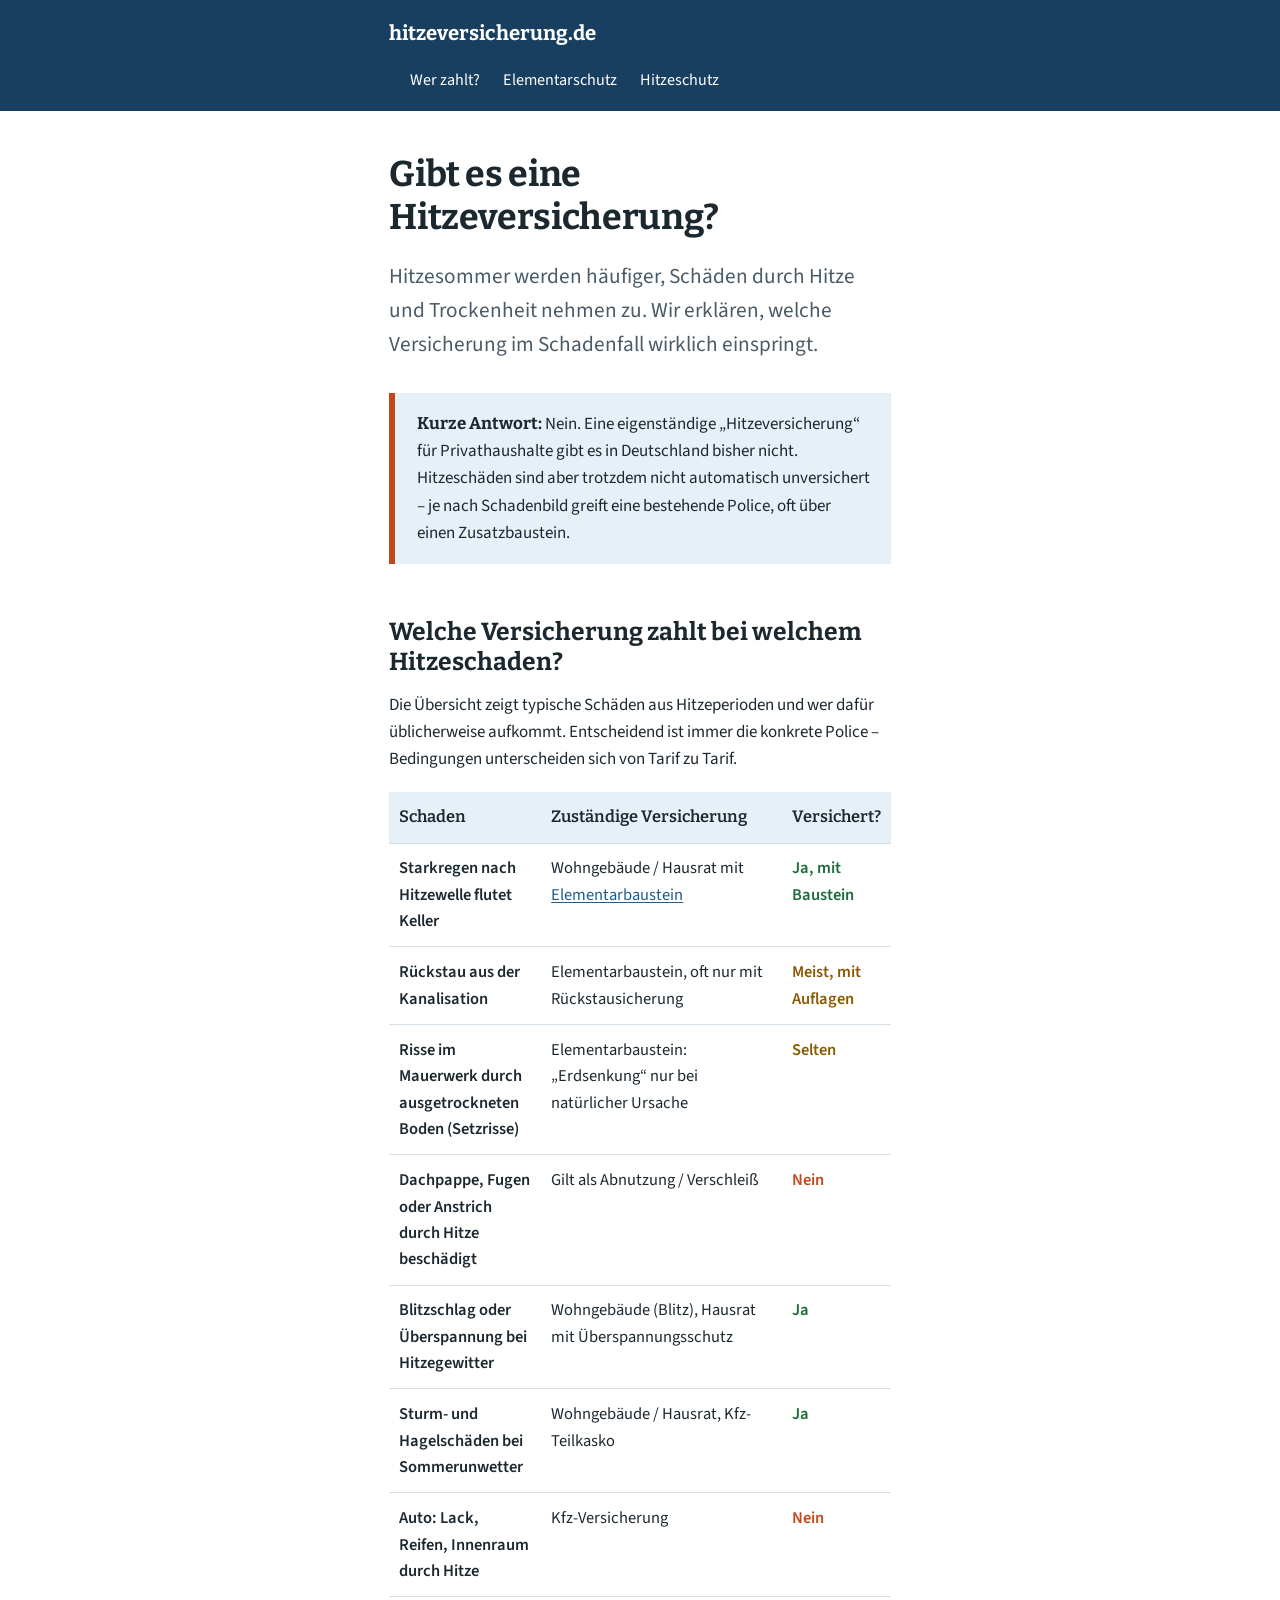
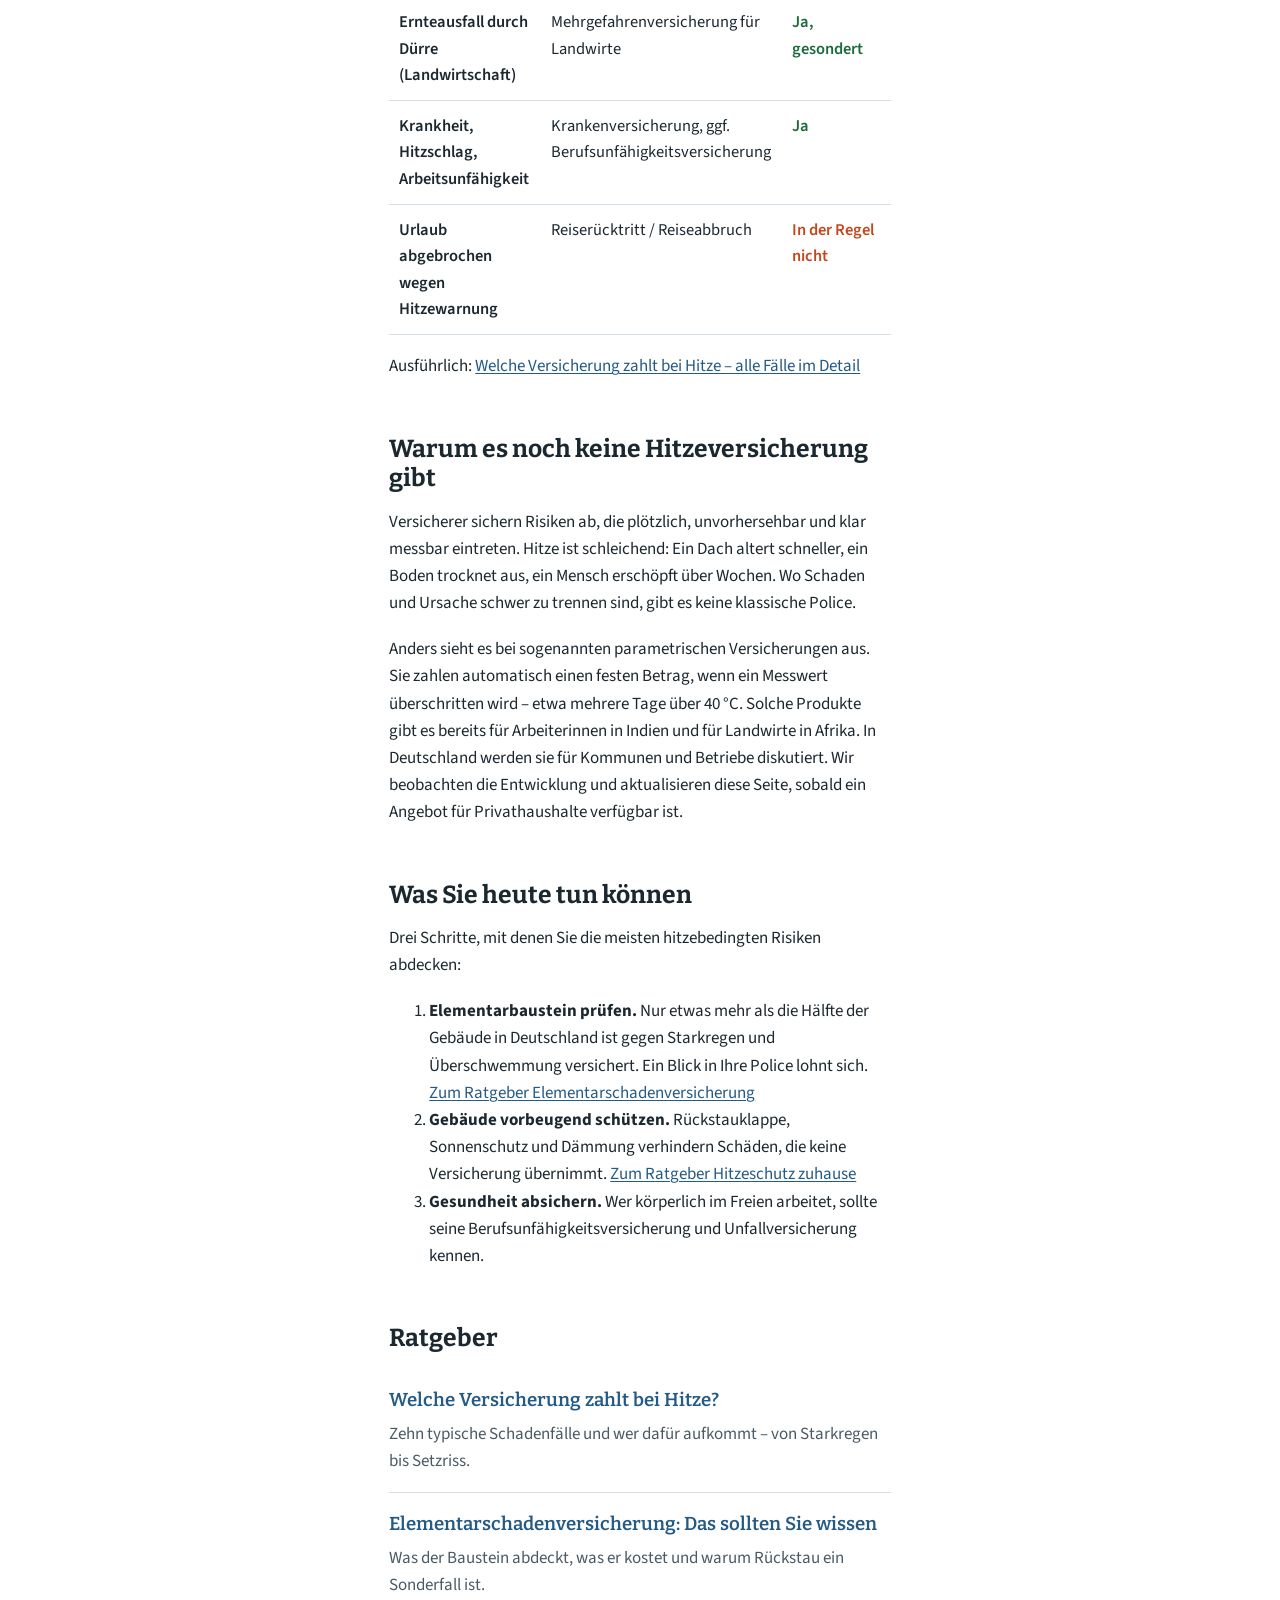
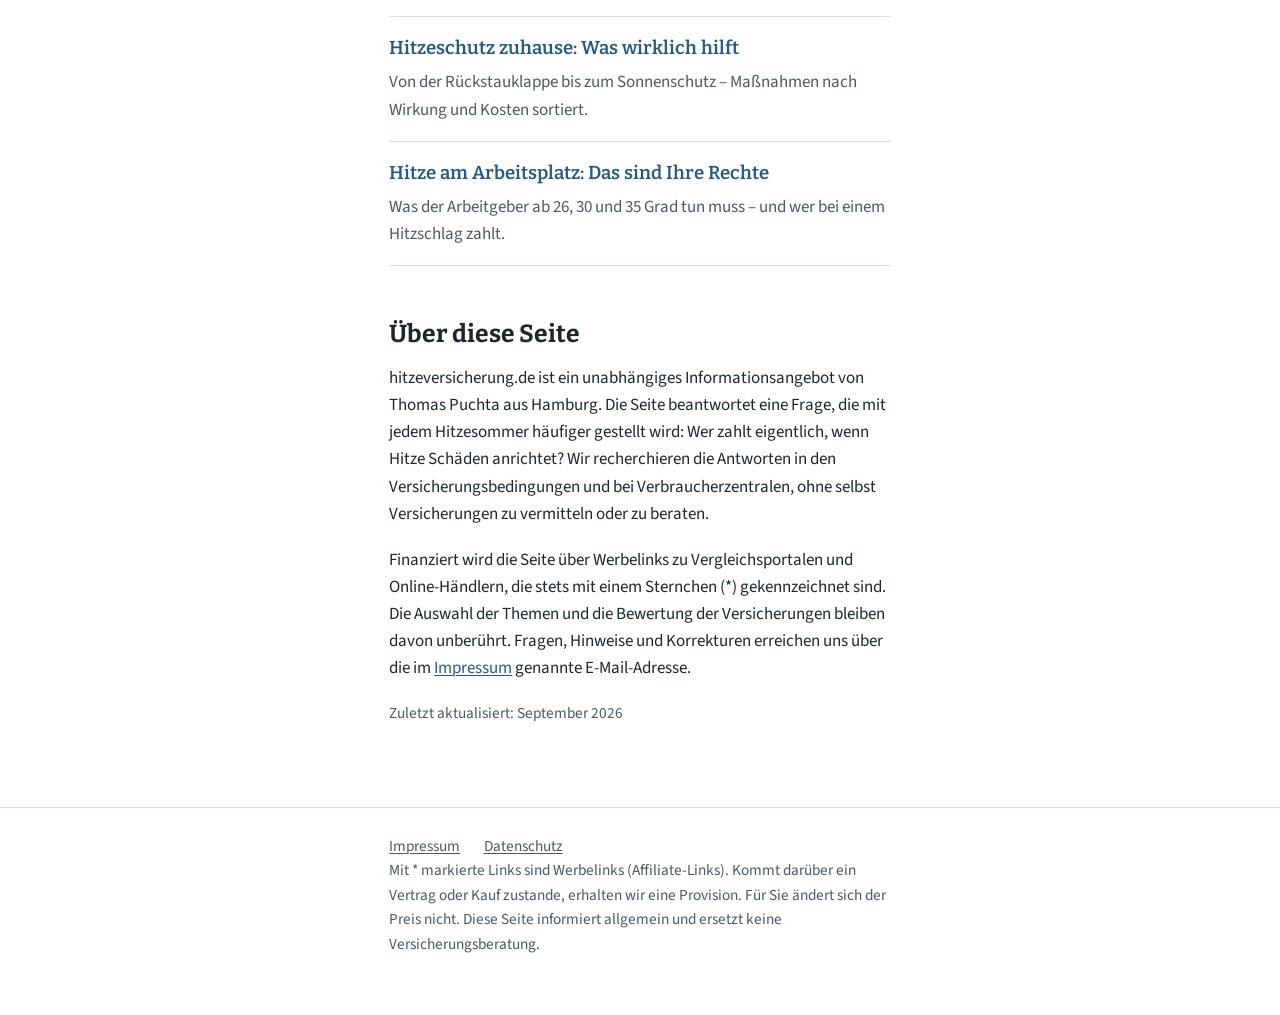
<file: index.html>
<!DOCTYPE html>
<html lang="de">
<head>
<meta charset="utf-8">
<meta name="viewport" content="width=device-width, initial-scale=1">
<title>Hitzeversicherung: Gibt es das? Welche Versicherung zahlt bei Hitzeschäden</title>
<meta name="description" content="Eine Hitzeversicherung gibt es in Deutschland bisher nicht. Wir zeigen, welche bestehenden Versicherungen bei Hitzeschäden zahlen – und wie Sie Haus und Wohnung schützen.">
<link rel="canonical" href="https://hitzeversicherung.de/index.html">
<link rel="stylesheet" href="style.css">
</head>
<body>
<header class="site"><div class="wrap">
  <a class="brand" href="index.html">hitzeversicherung.de</a>
  <nav>
    <a href="ratgeber/welche-versicherung-zahlt-bei-hitze.html">Wer zahlt?</a>
    <a href="ratgeber/elementarschadenversicherung.html">Elementarschutz</a>
    <a href="ratgeber/hitzeschutz-zuhause.html">Hitzeschutz</a>
  </nav>
</div></header>
<main><div class="wrap">

<h1>Gibt es eine Hitzeversicherung?</h1>
<p class="lead">Hitzesommer werden häufiger, Schäden durch Hitze und Trockenheit nehmen zu. Wir erklären, welche Versicherung im Schadenfall wirklich einspringt.</p>

<div class="antwort"><p><strong>Kurze Antwort:</strong> Nein. Eine eigenständige „Hitzeversicherung“ für Privathaushalte gibt es in Deutschland bisher nicht. Hitzeschäden sind aber trotzdem nicht automatisch unversichert – je nach Schadenbild greift eine bestehende Police, oft über einen Zusatzbaustein.</p></div>

<h2>Welche Versicherung zahlt bei welchem Hitzeschaden?</h2>
<p>Die Übersicht zeigt typische Schäden aus Hitzeperioden und wer dafür üblicherweise aufkommt. Entscheidend ist immer die konkrete Police – Bedingungen unterscheiden sich von Tarif zu Tarif.</p>
<div class="scroll">
<table class="zahlt">
<thead><tr><th>Schaden</th><th>Zuständige Versicherung</th><th>Versichert?</th></tr></thead>
<tbody>
<tr><td>Starkregen nach Hitzewelle flutet Keller</td><td>Wohngebäude / Hausrat mit <a href="ratgeber/elementarschadenversicherung.html">Elementarbaustein</a></td><td class="ja">Ja, mit Baustein</td></tr>
<tr><td>Rückstau aus der Kanalisation</td><td>Elementarbaustein, oft nur mit Rückstausicherung</td><td class="teils">Meist, mit Auflagen</td></tr>
<tr><td>Risse im Mauerwerk durch ausgetrockneten Boden (Setzrisse)</td><td>Elementarbaustein: „Erdsenkung“ nur bei natürlicher Ursache</td><td class="teils">Selten</td></tr>
<tr><td>Dachpappe, Fugen oder Anstrich durch Hitze beschädigt</td><td>Gilt als Abnutzung / Verschleiß</td><td class="nein">Nein</td></tr>
<tr><td>Blitzschlag oder Überspannung bei Hitzegewitter</td><td>Wohngebäude (Blitz), Hausrat mit Überspannungsschutz</td><td class="ja">Ja</td></tr>
<tr><td>Sturm- und Hagelschäden bei Sommerunwetter</td><td>Wohngebäude / Hausrat, Kfz-Teilkasko</td><td class="ja">Ja</td></tr>
<tr><td>Auto: Lack, Reifen, Innenraum durch Hitze</td><td>Kfz-Versicherung</td><td class="nein">Nein</td></tr>
<tr><td>Ernteausfall durch Dürre (Landwirtschaft)</td><td>Mehrgefahrenversicherung für Landwirte</td><td class="ja">Ja, gesondert</td></tr>
<tr><td>Krankheit, Hitzschlag, Arbeitsunfähigkeit</td><td>Krankenversicherung, ggf. Berufsunfähigkeitsversicherung</td><td class="ja">Ja</td></tr>
<tr><td>Urlaub abgebrochen wegen Hitzewarnung</td><td>Reiserücktritt / Reiseabbruch</td><td class="nein">In der Regel nicht</td></tr>
</tbody>
</table>
</div>
<p>Ausführlich: <a href="ratgeber/welche-versicherung-zahlt-bei-hitze.html">Welche Versicherung zahlt bei Hitze – alle Fälle im Detail</a></p>

<!-- AFFILIATE-BOX: nach Freischaltung Kommentarzeichen entfernen und AFFILIATE_LINK_… ersetzen
<aside class="partner">
  <p class="hinweis">Anzeige* – Werbelink</p>
  <h3>Wohngebäude- und Elementarschutz vergleichen</h3>
  <p>Ob Ihr Haus gegen Starkregen, Überschwemmung und Rückstau abgesichert ist, sehen Sie in einem Tarifvergleich in wenigen Minuten. Der Vergleich ist kostenlos und unverbindlich.</p>
  <a class="btn" href="AFFILIATE_LINK_WOHNGEBAEUDE" rel="sponsored nofollow noopener" target="_blank">Zum Wohngebäude-Vergleich*</a>
</aside>
-->

<h2>Warum es noch keine Hitzeversicherung gibt</h2>
<p>Versicherer sichern Risiken ab, die plötzlich, unvorhersehbar und klar messbar eintreten. Hitze ist schleichend: Ein Dach altert schneller, ein Boden trocknet aus, ein Mensch erschöpft über Wochen. Wo Schaden und Ursache schwer zu trennen sind, gibt es keine klassische Police.</p>
<p>Anders sieht es bei sogenannten parametrischen Versicherungen aus. Sie zahlen automatisch einen festen Betrag, wenn ein Messwert überschritten wird – etwa mehrere Tage über 40 °C. Solche Produkte gibt es bereits für Arbeiterinnen in Indien und für Landwirte in Afrika. In Deutschland werden sie für Kommunen und Betriebe diskutiert. Wir beobachten die Entwicklung und aktualisieren diese Seite, sobald ein Angebot für Privathaushalte verfügbar ist.</p>

<h2>Was Sie heute tun können</h2>
<p>Drei Schritte, mit denen Sie die meisten hitzebedingten Risiken abdecken:</p>
<ol>
<li><strong>Elementarbaustein prüfen.</strong> Nur etwas mehr als die Hälfte der Gebäude in Deutschland ist gegen Starkregen und Überschwemmung versichert. Ein Blick in Ihre Police lohnt sich. <a href="ratgeber/elementarschadenversicherung.html">Zum Ratgeber Elementarschadenversicherung</a></li>
<li><strong>Gebäude vorbeugend schützen.</strong> Rückstauklappe, Sonnenschutz und Dämmung verhindern Schäden, die keine Versicherung übernimmt. <a href="ratgeber/hitzeschutz-zuhause.html">Zum Ratgeber Hitzeschutz zuhause</a></li>
<li><strong>Gesundheit absichern.</strong> Wer körperlich im Freien arbeitet, sollte seine Berufsunfähigkeitsversicherung und Unfallversicherung kennen.</li>
</ol>

<h2>Ratgeber</h2>
<ul class="artikel">
<li><a href="ratgeber/welche-versicherung-zahlt-bei-hitze.html">Welche Versicherung zahlt bei Hitze?</a><p>Zehn typische Schadenfälle und wer dafür aufkommt – von Starkregen bis Setzriss.</p></li>
<li><a href="ratgeber/elementarschadenversicherung.html">Elementarschadenversicherung: Das sollten Sie wissen</a><p>Was der Baustein abdeckt, was er kostet und warum Rückstau ein Sonderfall ist.</p></li>
<li><a href="ratgeber/hitzeschutz-zuhause.html">Hitzeschutz zuhause: Was wirklich hilft</a><p>Von der Rückstauklappe bis zum Sonnenschutz – Maßnahmen nach Wirkung und Kosten sortiert.</p></li>
<li><a href="ratgeber/hitze-am-arbeitsplatz.html">Hitze am Arbeitsplatz: Das sind Ihre Rechte</a><p>Was der Arbeitgeber ab 26, 30 und 35 Grad tun muss – und wer bei einem Hitzschlag zahlt.</p></li>
</ul>

<h2 id="ueber">Über diese Seite</h2>
<p>hitzeversicherung.de ist ein unabhängiges Informationsangebot von Thomas Puchta aus Hamburg. Die Seite beantwortet eine Frage, die mit jedem Hitzesommer häufiger gestellt wird: Wer zahlt eigentlich, wenn Hitze Schäden anrichtet? Wir recherchieren die Antworten in den Versicherungsbedingungen und bei Verbraucherzentralen, ohne selbst Versicherungen zu vermitteln oder zu beraten.</p>
<p>Finanziert wird die Seite über Werbelinks zu Vergleichsportalen und Online-Händlern, die stets mit einem Sternchen (*) gekennzeichnet sind. Die Auswahl der Themen und die Bewertung der Versicherungen bleiben davon unberührt. Fragen, Hinweise und Korrekturen erreichen uns über die im <a href="impressum.html">Impressum</a> genannte E-Mail-Adresse.</p>
<p class="meta">Zuletzt aktualisiert: September 2026</p>

</div></main>
<footer class="site"><div class="wrap">
  <a href="impressum.html">Impressum</a>
  <a href="datenschutz.html">Datenschutz</a>
  <p>Mit * markierte Links sind Werbelinks (Affiliate-Links). Kommt darüber ein Vertrag oder Kauf zustande, erhalten wir eine Provision. Für Sie ändert sich der Preis nicht. Diese Seite informiert allgemein und ersetzt keine Versicherungsberatung.</p>
</div></footer>
</body>
</html>
</file>
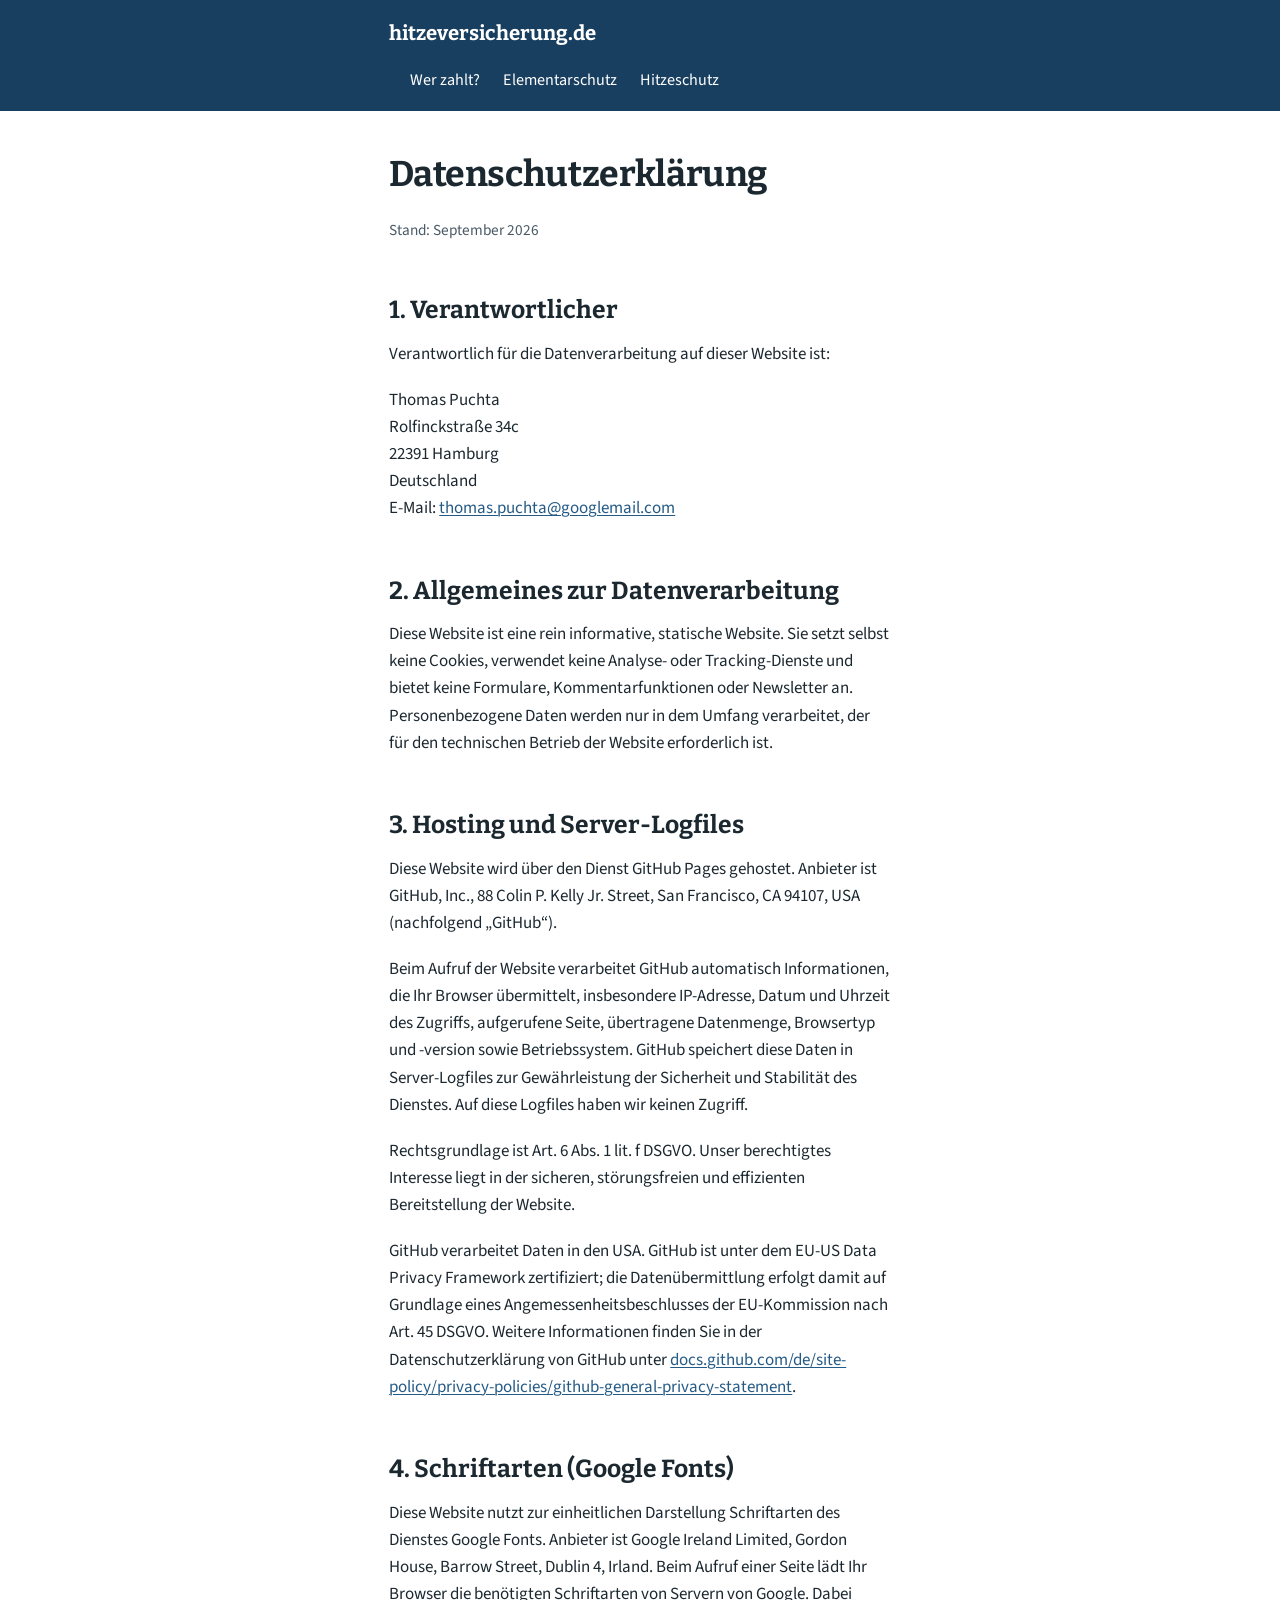
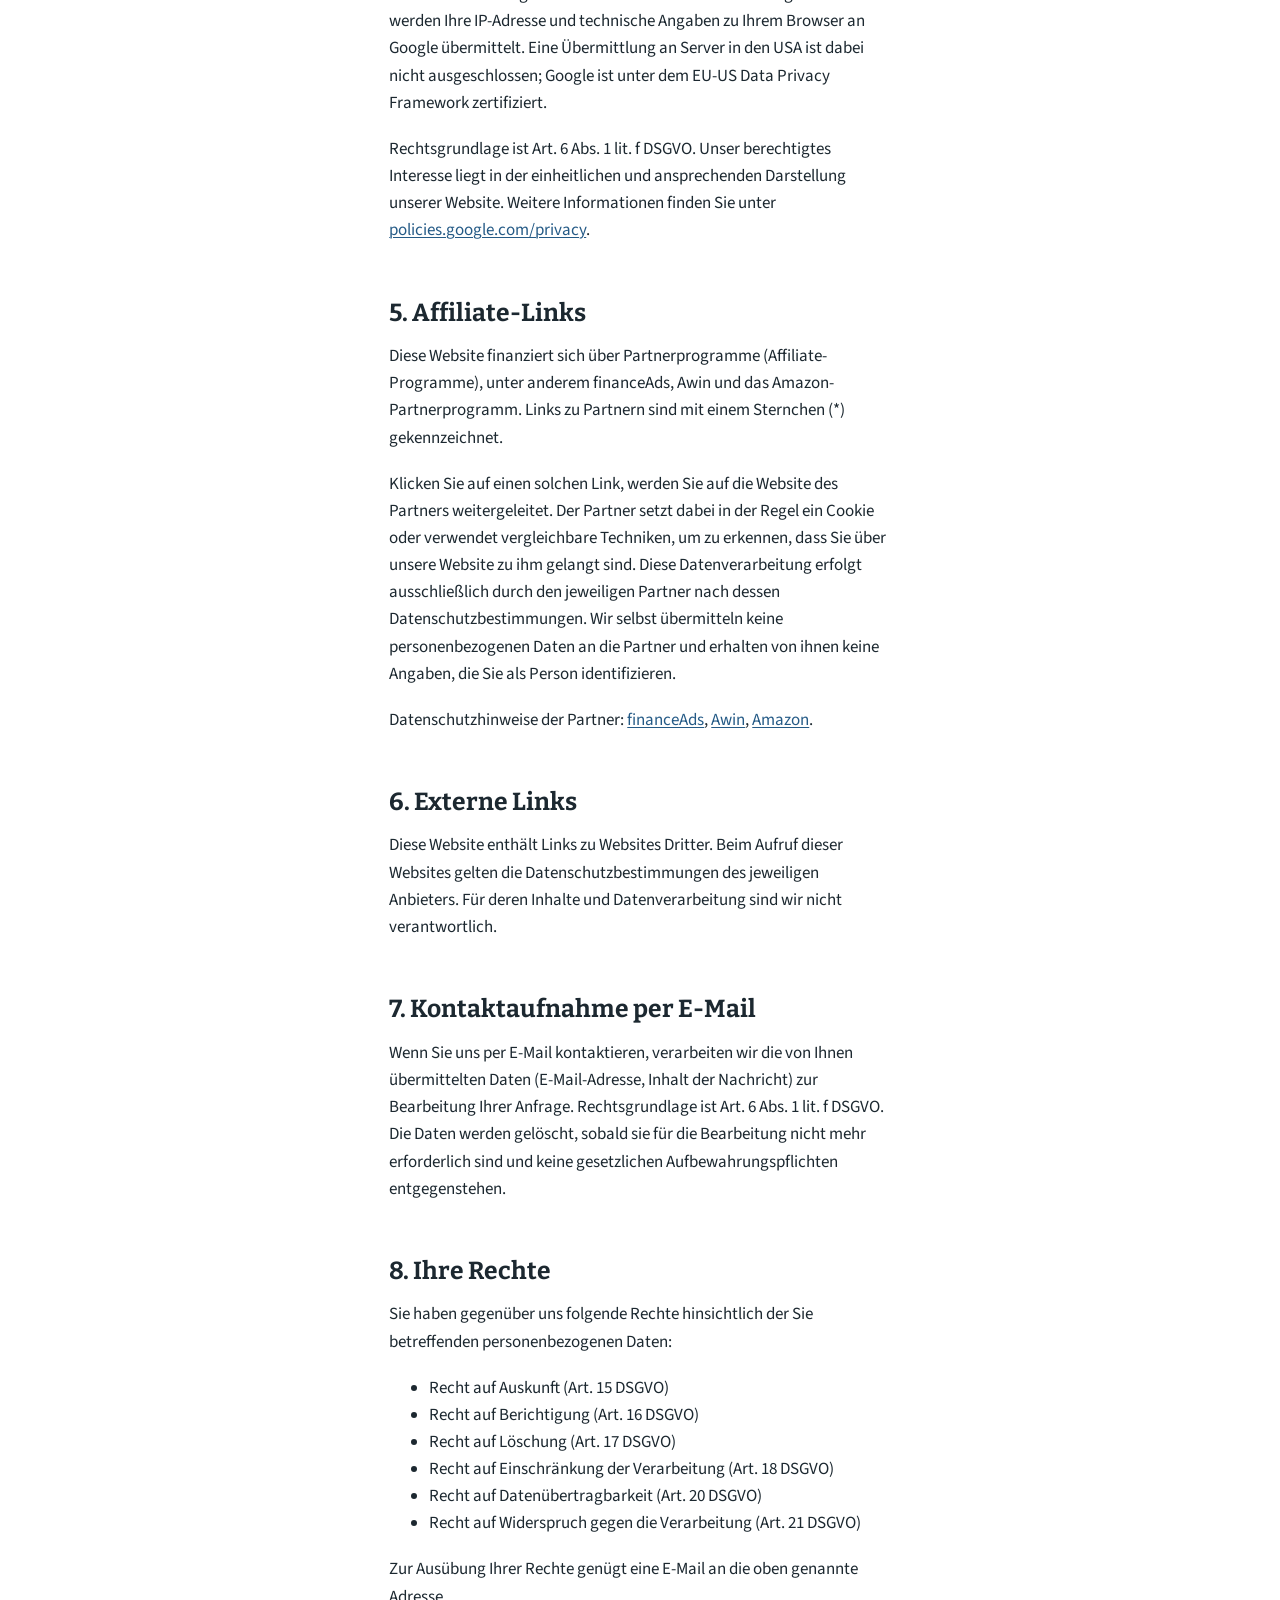
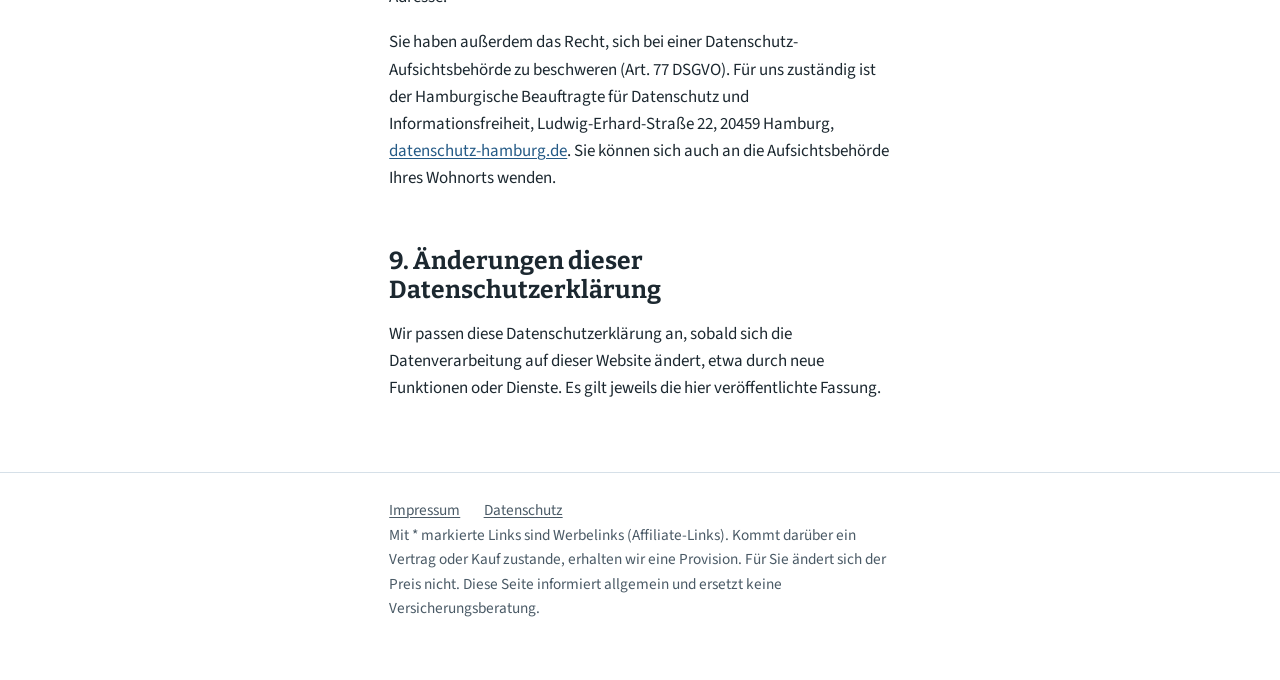
<file: datenschutz.html>
<!DOCTYPE html>
<html lang="de">
<head>
<meta charset="utf-8">
<meta name="viewport" content="width=device-width, initial-scale=1">
<title>Datenschutzerklärung – hitzeversicherung.de</title>
<meta name="description" content="Datenschutzerklärung der Website hitzeversicherung.de">
<meta name="robots" content="noindex, follow">
<link rel="canonical" href="https://hitzeversicherung.de/datenschutz.html">
<link rel="stylesheet" href="style.css">
</head>
<body>
<header class="site"><div class="wrap">
  <a class="brand" href="index.html">hitzeversicherung.de</a>
  <nav>
    <a href="ratgeber/welche-versicherung-zahlt-bei-hitze.html">Wer zahlt?</a>
    <a href="ratgeber/elementarschadenversicherung.html">Elementarschutz</a>
    <a href="ratgeber/hitzeschutz-zuhause.html">Hitzeschutz</a>
  </nav>
</div></header>
<main><div class="wrap">

<h1>Datenschutzerklärung</h1>
<p class="meta">Stand: September 2026</p>

<h2>1. Verantwortlicher</h2>
<p>Verantwortlich für die Datenverarbeitung auf dieser Website ist:</p>
<p>Thomas Puchta<br>Rolfinckstraße 34c<br>22391 Hamburg<br>Deutschland<br>E-Mail: <a href="mailto:thomas.puchta@googlemail.com">thomas.puchta@googlemail.com</a></p>

<h2>2. Allgemeines zur Datenverarbeitung</h2>
<p>Diese Website ist eine rein informative, statische Website. Sie setzt selbst keine Cookies, verwendet keine Analyse- oder Tracking-Dienste und bietet keine Formulare, Kommentarfunktionen oder Newsletter an. Personenbezogene Daten werden nur in dem Umfang verarbeitet, der für den technischen Betrieb der Website erforderlich ist.</p>

<h2>3. Hosting und Server-Logfiles</h2>
<p>Diese Website wird über den Dienst GitHub Pages gehostet. Anbieter ist GitHub, Inc., 88 Colin P. Kelly Jr. Street, San Francisco, CA 94107, USA (nachfolgend „GitHub“).</p>
<p>Beim Aufruf der Website verarbeitet GitHub automatisch Informationen, die Ihr Browser übermittelt, insbesondere IP-Adresse, Datum und Uhrzeit des Zugriffs, aufgerufene Seite, übertragene Datenmenge, Browsertyp und -version sowie Betriebssystem. GitHub speichert diese Daten in Server-Logfiles zur Gewährleistung der Sicherheit und Stabilität des Dienstes. Auf diese Logfiles haben wir keinen Zugriff.</p>
<p>Rechtsgrundlage ist Art. 6 Abs. 1 lit. f DSGVO. Unser berechtigtes Interesse liegt in der sicheren, störungsfreien und effizienten Bereitstellung der Website.</p>
<p>GitHub verarbeitet Daten in den USA. GitHub ist unter dem EU-US Data Privacy Framework zertifiziert; die Datenübermittlung erfolgt damit auf Grundlage eines Angemessenheitsbeschlusses der EU-Kommission nach Art. 45 DSGVO. Weitere Informationen finden Sie in der Datenschutzerklärung von GitHub unter <a href="https://docs.github.com/de/site-policy/privacy-policies/github-general-privacy-statement" rel="noopener" target="_blank">docs.github.com/de/site-policy/privacy-policies/github-general-privacy-statement</a>.</p>

<h2>4. Schriftarten (Google Fonts)</h2>
<p>Diese Website nutzt zur einheitlichen Darstellung Schriftarten des Dienstes Google Fonts. Anbieter ist Google Ireland Limited, Gordon House, Barrow Street, Dublin 4, Irland. Beim Aufruf einer Seite lädt Ihr Browser die benötigten Schriftarten von Servern von Google. Dabei werden Ihre IP-Adresse und technische Angaben zu Ihrem Browser an Google übermittelt. Eine Übermittlung an Server in den USA ist dabei nicht ausgeschlossen; Google ist unter dem EU-US Data Privacy Framework zertifiziert.</p>
<p>Rechtsgrundlage ist Art. 6 Abs. 1 lit. f DSGVO. Unser berechtigtes Interesse liegt in der einheitlichen und ansprechenden Darstellung unserer Website. Weitere Informationen finden Sie unter <a href="https://policies.google.com/privacy" rel="noopener" target="_blank">policies.google.com/privacy</a>.</p>

<h2>5. Affiliate-Links</h2>
<p>Diese Website finanziert sich über Partnerprogramme (Affiliate-Programme), unter anderem financeAds, Awin und das Amazon-Partnerprogramm. Links zu Partnern sind mit einem Sternchen (*) gekennzeichnet.</p>
<p>Klicken Sie auf einen solchen Link, werden Sie auf die Website des Partners weitergeleitet. Der Partner setzt dabei in der Regel ein Cookie oder verwendet vergleichbare Techniken, um zu erkennen, dass Sie über unsere Website zu ihm gelangt sind. Diese Datenverarbeitung erfolgt ausschließlich durch den jeweiligen Partner nach dessen Datenschutzbestimmungen. Wir selbst übermitteln keine personenbezogenen Daten an die Partner und erhalten von ihnen keine Angaben, die Sie als Person identifizieren.</p>
<p>Datenschutzhinweise der Partner: <a href="https://www.financeads.net/datenschutz/" rel="noopener" target="_blank">financeAds</a>, <a href="https://www.awin.com/de/datenschutzerklarung" rel="noopener" target="_blank">Awin</a>, <a href="https://www.amazon.de/gp/help/customer/display.html?nodeId=201909010" rel="noopener" target="_blank">Amazon</a>.</p>

<h2>6. Externe Links</h2>
<p>Diese Website enthält Links zu Websites Dritter. Beim Aufruf dieser Websites gelten die Datenschutzbestimmungen des jeweiligen Anbieters. Für deren Inhalte und Datenverarbeitung sind wir nicht verantwortlich.</p>

<h2>7. Kontaktaufnahme per E-Mail</h2>
<p>Wenn Sie uns per E-Mail kontaktieren, verarbeiten wir die von Ihnen übermittelten Daten (E-Mail-Adresse, Inhalt der Nachricht) zur Bearbeitung Ihrer Anfrage. Rechtsgrundlage ist Art. 6 Abs. 1 lit. f DSGVO. Die Daten werden gelöscht, sobald sie für die Bearbeitung nicht mehr erforderlich sind und keine gesetzlichen Aufbewahrungspflichten entgegenstehen.</p>

<h2>8. Ihre Rechte</h2>
<p>Sie haben gegenüber uns folgende Rechte hinsichtlich der Sie betreffenden personenbezogenen Daten:</p>
<ul>
<li>Recht auf Auskunft (Art. 15 DSGVO)</li>
<li>Recht auf Berichtigung (Art. 16 DSGVO)</li>
<li>Recht auf Löschung (Art. 17 DSGVO)</li>
<li>Recht auf Einschränkung der Verarbeitung (Art. 18 DSGVO)</li>
<li>Recht auf Datenübertragbarkeit (Art. 20 DSGVO)</li>
<li>Recht auf Widerspruch gegen die Verarbeitung (Art. 21 DSGVO)</li>
</ul>
<p>Zur Ausübung Ihrer Rechte genügt eine E-Mail an die oben genannte Adresse.</p>
<p>Sie haben außerdem das Recht, sich bei einer Datenschutz-Aufsichtsbehörde zu beschweren (Art. 77 DSGVO). Für uns zuständig ist der Hamburgische Beauftragte für Datenschutz und Informationsfreiheit, Ludwig-Erhard-Straße 22, 20459 Hamburg, <a href="https://datenschutz-hamburg.de" rel="noopener" target="_blank">datenschutz-hamburg.de</a>. Sie können sich auch an die Aufsichtsbehörde Ihres Wohnorts wenden.</p>

<h2>9. Änderungen dieser Datenschutzerklärung</h2>
<p>Wir passen diese Datenschutzerklärung an, sobald sich die Datenverarbeitung auf dieser Website ändert, etwa durch neue Funktionen oder Dienste. Es gilt jeweils die hier veröffentlichte Fassung.</p>

</div></main>
<footer class="site"><div class="wrap">
  <a href="impressum.html">Impressum</a>
  <a href="datenschutz.html">Datenschutz</a>
  <p>Mit * markierte Links sind Werbelinks (Affiliate-Links). Kommt darüber ein Vertrag oder Kauf zustande, erhalten wir eine Provision. Für Sie ändert sich der Preis nicht. Diese Seite informiert allgemein und ersetzt keine Versicherungsberatung.</p>
</div></footer>
</body>
</html>
</file>
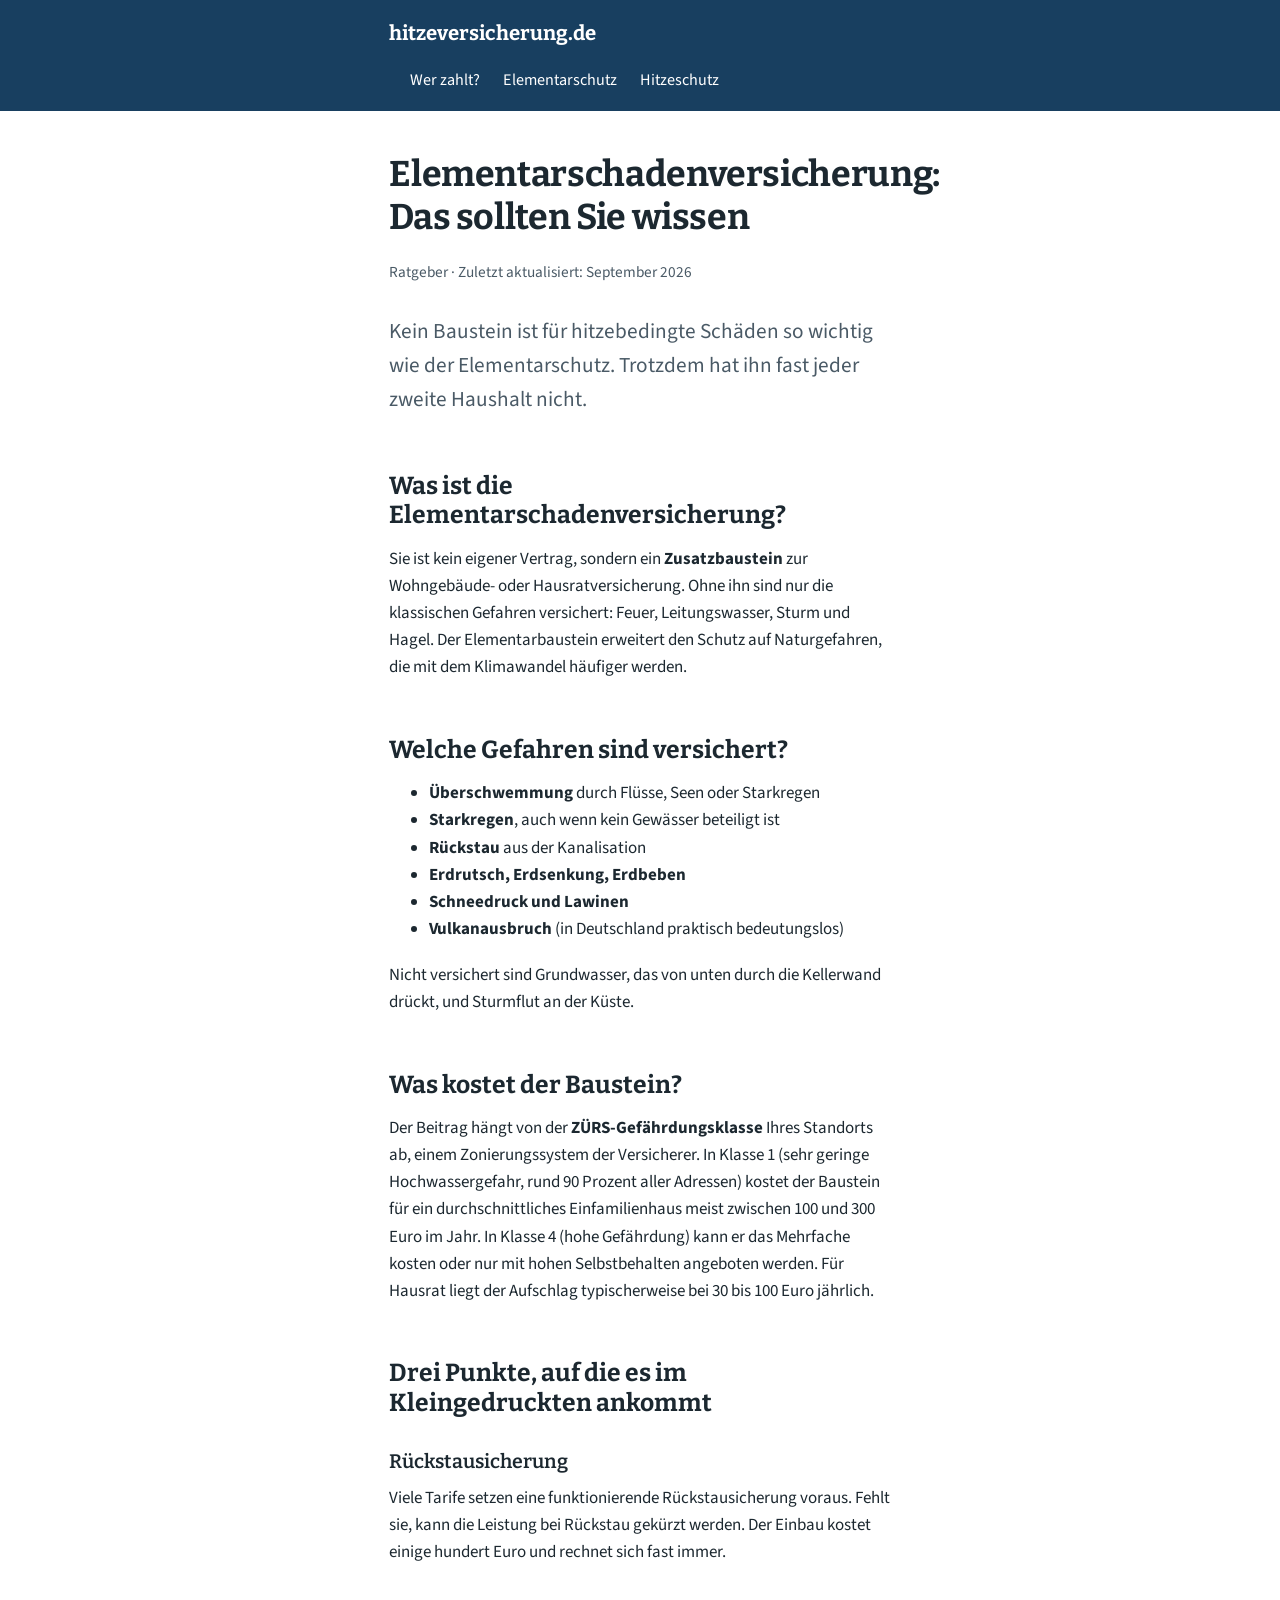
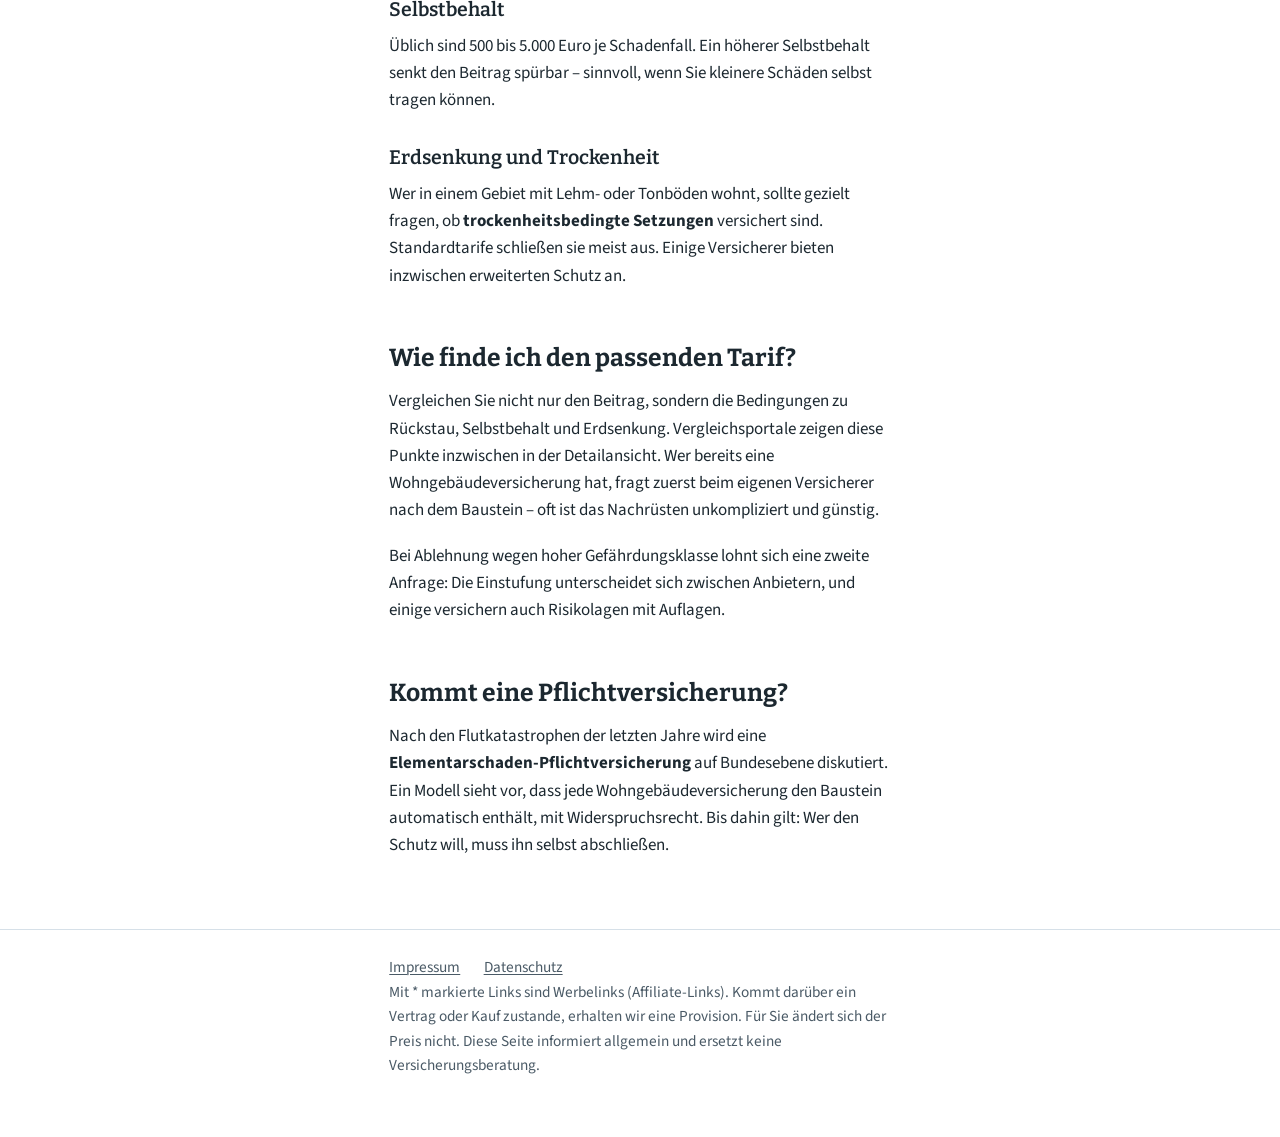
<file: elementarschadenversicherung.html>
<!DOCTYPE html>
<html lang="de">
<head>
<meta charset="utf-8">
<meta name="viewport" content="width=device-width, initial-scale=1">
<title>Elementarschadenversicherung: Leistungen, Kosten, Fallstricke</title>
<meta name="description" content="Die Elementarschadenversicherung schützt vor Starkregen, Überschwemmung und Rückstau. Was sie kostet, was sie ausschließt und wie Sie den passenden Tarif finden.">
<link rel="canonical" href="https://hitzeversicherung.de/ratgeber/elementarschadenversicherung.html">
<link rel="stylesheet" href="../style.css">
</head>
<body>
<header class="site"><div class="wrap">
  <a class="brand" href="../index.html">hitzeversicherung.de</a>
  <nav>
    <a href="welche-versicherung-zahlt-bei-hitze.html">Wer zahlt?</a>
    <a href="elementarschadenversicherung.html">Elementarschutz</a>
    <a href="hitzeschutz-zuhause.html">Hitzeschutz</a>
  </nav>
</div></header>
<main><div class="wrap">

<h1>Elementarschadenversicherung: Das sollten Sie wissen</h1>
<p class="meta">Ratgeber · Zuletzt aktualisiert: September 2026</p>
<p class="lead">Kein Baustein ist für hitzebedingte Schäden so wichtig wie der Elementarschutz. Trotzdem hat ihn fast jeder zweite Haushalt nicht.</p>

<h2>Was ist die Elementarschadenversicherung?</h2>
<p>Sie ist kein eigener Vertrag, sondern ein <strong>Zusatzbaustein</strong> zur Wohngebäude- oder Hausratversicherung. Ohne ihn sind nur die klassischen Gefahren versichert: Feuer, Leitungswasser, Sturm und Hagel. Der Elementarbaustein erweitert den Schutz auf Naturgefahren, die mit dem Klimawandel häufiger werden.</p>

<h2>Welche Gefahren sind versichert?</h2>
<ul>
<li><strong>Überschwemmung</strong> durch Flüsse, Seen oder Starkregen</li>
<li><strong>Starkregen</strong>, auch wenn kein Gewässer beteiligt ist</li>
<li><strong>Rückstau</strong> aus der Kanalisation</li>
<li><strong>Erdrutsch, Erdsenkung, Erdbeben</strong></li>
<li><strong>Schneedruck und Lawinen</strong></li>
<li><strong>Vulkanausbruch</strong> (in Deutschland praktisch bedeutungslos)</li>
</ul>
<p>Nicht versichert sind Grundwasser, das von unten durch die Kellerwand drückt, und Sturmflut an der Küste.</p>

<h2>Was kostet der Baustein?</h2>
<p>Der Beitrag hängt von der <strong>ZÜRS-Gefährdungsklasse</strong> Ihres Standorts ab, einem Zonierungssystem der Versicherer. In Klasse 1 (sehr geringe Hochwassergefahr, rund 90 Prozent aller Adressen) kostet der Baustein für ein durchschnittliches Einfamilienhaus meist zwischen 100 und 300 Euro im Jahr. In Klasse 4 (hohe Gefährdung) kann er das Mehrfache kosten oder nur mit hohen Selbstbehalten angeboten werden. Für Hausrat liegt der Aufschlag typischerweise bei 30 bis 100 Euro jährlich.</p>

<h2>Drei Punkte, auf die es im Kleingedruckten ankommt</h2>
<h3>Rückstausicherung</h3>
<p>Viele Tarife setzen eine funktionierende Rückstausicherung voraus. Fehlt sie, kann die Leistung bei Rückstau gekürzt werden. Der Einbau kostet einige hundert Euro und rechnet sich fast immer.</p>
<h3>Selbstbehalt</h3>
<p>Üblich sind 500 bis 5.000 Euro je Schadenfall. Ein höherer Selbstbehalt senkt den Beitrag spürbar – sinnvoll, wenn Sie kleinere Schäden selbst tragen können.</p>
<h3>Erdsenkung und Trockenheit</h3>
<p>Wer in einem Gebiet mit Lehm- oder Tonböden wohnt, sollte gezielt fragen, ob <strong>trockenheitsbedingte Setzungen</strong> versichert sind. Standardtarife schließen sie meist aus. Einige Versicherer bieten inzwischen erweiterten Schutz an.</p>

<!-- AFFILIATE-BOX: nach Freischaltung Kommentarzeichen entfernen und AFFILIATE_LINK_… ersetzen
<aside class="partner">
  <p class="hinweis">Anzeige* – Werbelink</p>
  <h3>Wohngebäude- und Elementarschutz vergleichen</h3>
  <p>Ob Ihr Haus gegen Starkregen, Überschwemmung und Rückstau abgesichert ist, sehen Sie in einem Tarifvergleich in wenigen Minuten. Der Vergleich ist kostenlos und unverbindlich.</p>
  <a class="btn" href="AFFILIATE_LINK_WOHNGEBAEUDE" rel="sponsored nofollow noopener" target="_blank">Zum Wohngebäude-Vergleich*</a>
</aside>
-->

<h2>Wie finde ich den passenden Tarif?</h2>
<p>Vergleichen Sie nicht nur den Beitrag, sondern die Bedingungen zu Rückstau, Selbstbehalt und Erdsenkung. Vergleichsportale zeigen diese Punkte inzwischen in der Detailansicht. Wer bereits eine Wohngebäudeversicherung hat, fragt zuerst beim eigenen Versicherer nach dem Baustein – oft ist das Nachrüsten unkompliziert und günstig.</p>
<p>Bei Ablehnung wegen hoher Gefährdungsklasse lohnt sich eine zweite Anfrage: Die Einstufung unterscheidet sich zwischen Anbietern, und einige versichern auch Risikolagen mit Auflagen.</p>

<h2>Kommt eine Pflichtversicherung?</h2>
<p>Nach den Flutkatastrophen der letzten Jahre wird eine <strong>Elementarschaden-Pflichtversicherung</strong> auf Bundesebene diskutiert. Ein Modell sieht vor, dass jede Wohngebäudeversicherung den Baustein automatisch enthält, mit Widerspruchsrecht. Bis dahin gilt: Wer den Schutz will, muss ihn selbst abschließen.</p>

<!-- AFFILIATE-BOX: nach Freischaltung Kommentarzeichen entfernen und AFFILIATE_LINK_… ersetzen
<aside class="partner">
  <p class="hinweis">Anzeige* – Werbelink</p>
  <h3>Hausratversicherung mit Elementarbaustein</h3>
  <p>Für Mieter und Eigentümer: Die Hausratversicherung ersetzt Möbel und Geräte, wenn Starkregen die Wohnung flutet – sofern der Elementarbaustein eingeschlossen ist.</p>
  <a class="btn" href="AFFILIATE_LINK_HAUSRAT" rel="sponsored nofollow noopener" target="_blank">Zum Hausrat-Vergleich*</a>
</aside>
-->

</div></main>
<footer class="site"><div class="wrap">
  <a href="../impressum.html">Impressum</a>
  <a href="../datenschutz.html">Datenschutz</a>
  <p>Mit * markierte Links sind Werbelinks (Affiliate-Links). Kommt darüber ein Vertrag oder Kauf zustande, erhalten wir eine Provision. Für Sie ändert sich der Preis nicht. Diese Seite informiert allgemein und ersetzt keine Versicherungsberatung.</p>
</div></footer>
</body>
</html>
</file>
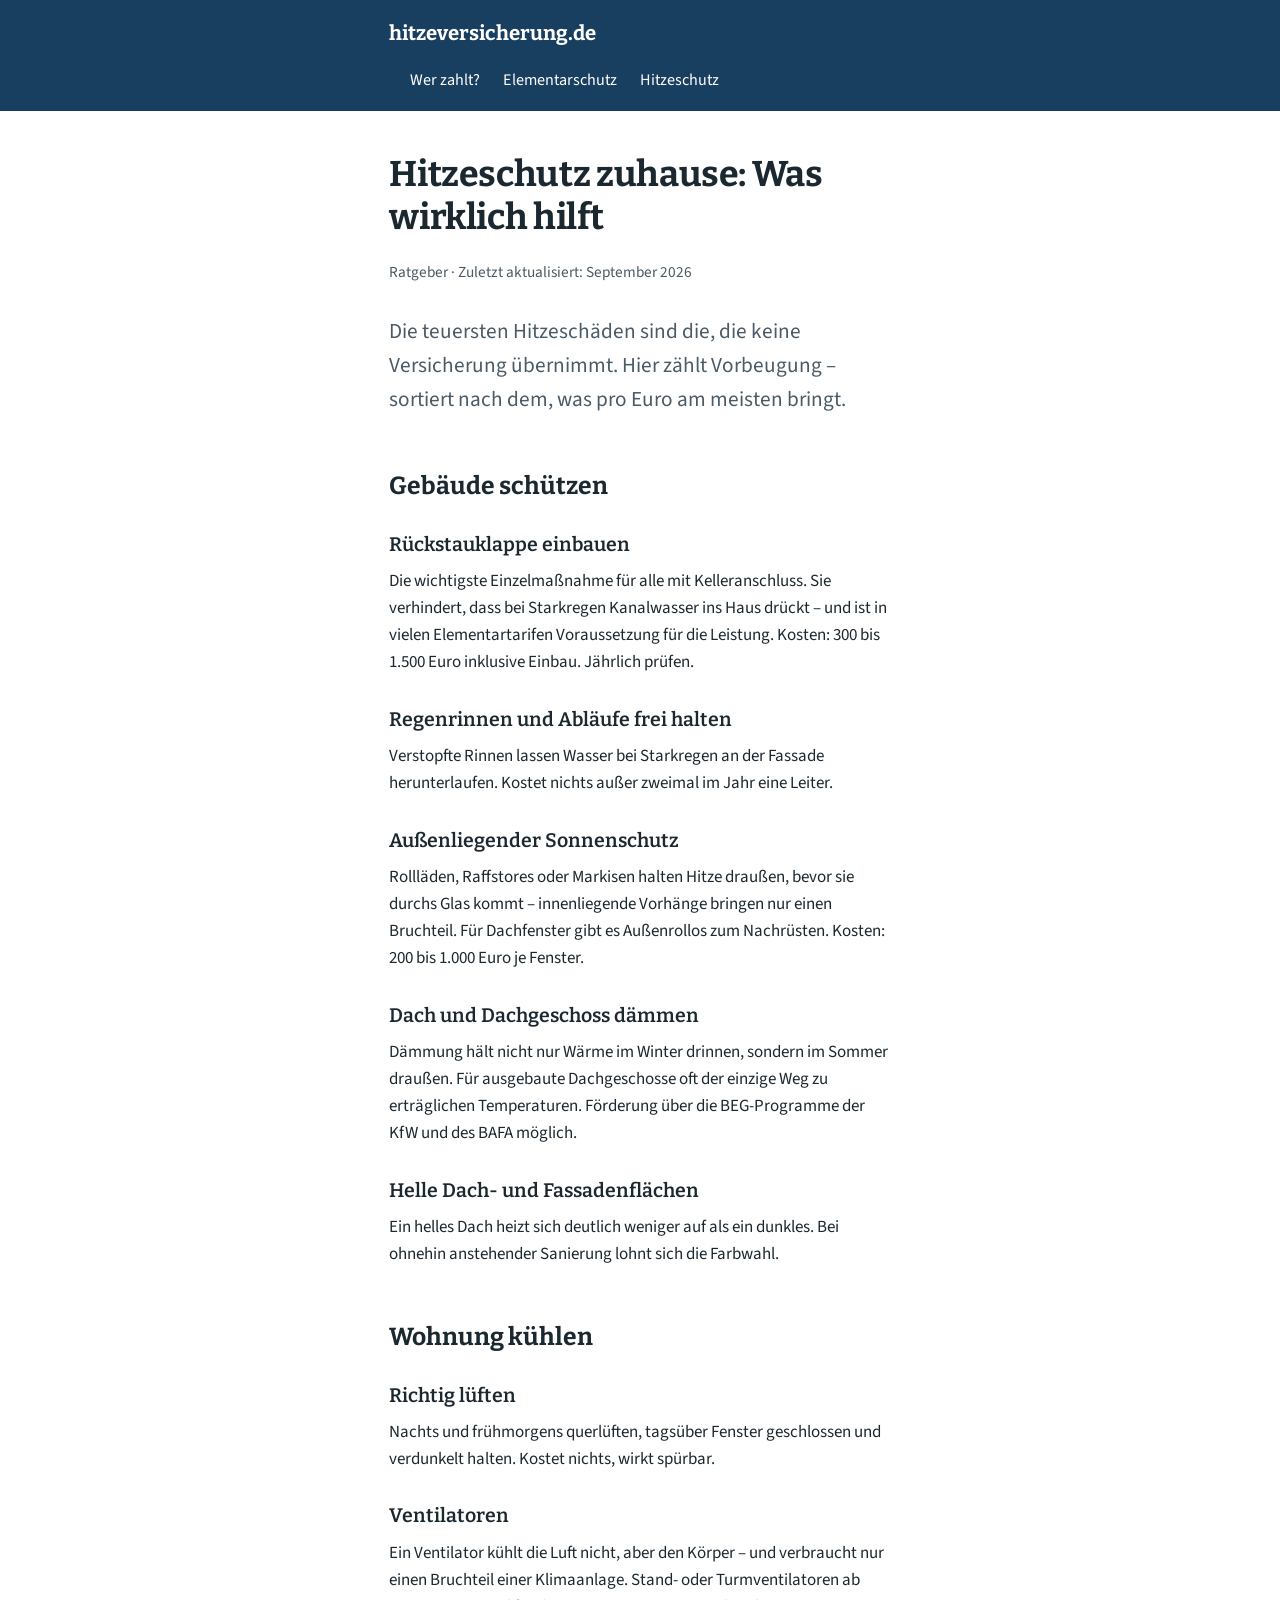
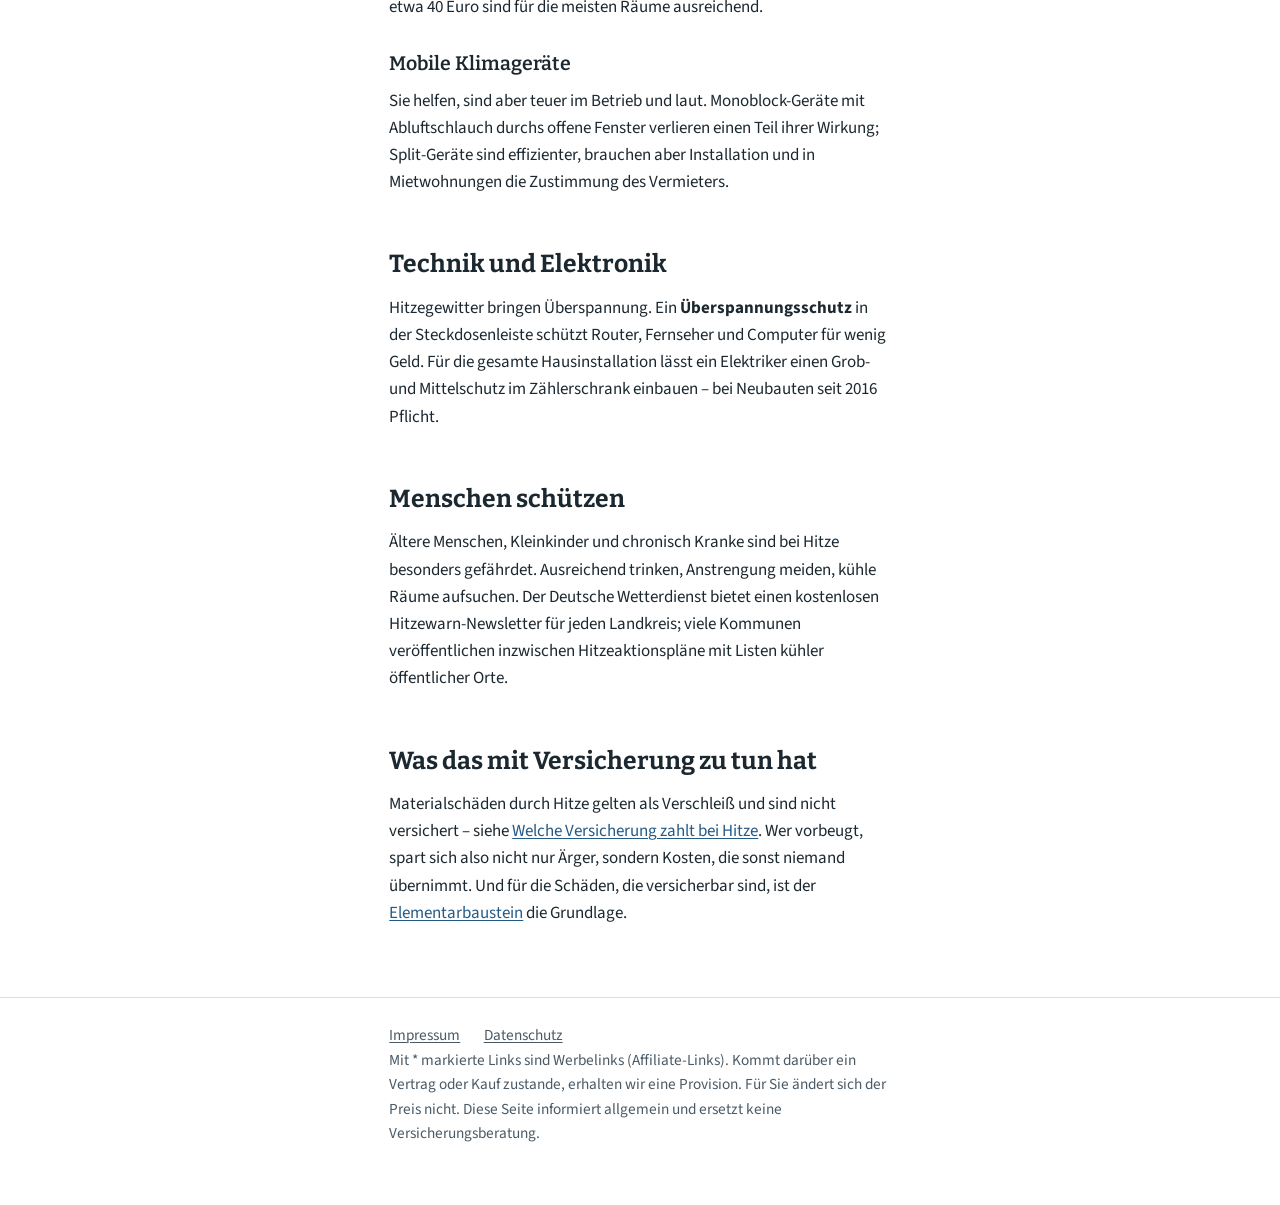
<file: hitzeschutz-zuhause.html>
<!DOCTYPE html>
<html lang="de">
<head>
<meta charset="utf-8">
<meta name="viewport" content="width=device-width, initial-scale=1">
<title>Hitzeschutz zuhause: Maßnahmen nach Wirkung und Kosten</title>
<meta name="description" content="Rückstauklappe, Sonnenschutz, Dämmung, Ventilator: Welche Hitzeschutz-Maßnahmen wirklich helfen, was sie kosten und welche Schäden sie verhindern, die keine Versicherung zahlt.">
<link rel="canonical" href="https://hitzeversicherung.de/ratgeber/hitzeschutz-zuhause.html">
<link rel="stylesheet" href="../style.css">
</head>
<body>
<header class="site"><div class="wrap">
  <a class="brand" href="../index.html">hitzeversicherung.de</a>
  <nav>
    <a href="welche-versicherung-zahlt-bei-hitze.html">Wer zahlt?</a>
    <a href="elementarschadenversicherung.html">Elementarschutz</a>
    <a href="hitzeschutz-zuhause.html">Hitzeschutz</a>
  </nav>
</div></header>
<main><div class="wrap">

<h1>Hitzeschutz zuhause: Was wirklich hilft</h1>
<p class="meta">Ratgeber · Zuletzt aktualisiert: September 2026</p>
<p class="lead">Die teuersten Hitzeschäden sind die, die keine Versicherung übernimmt. Hier zählt Vorbeugung – sortiert nach dem, was pro Euro am meisten bringt.</p>

<h2>Gebäude schützen</h2>
<h3>Rückstauklappe einbauen</h3>
<p>Die wichtigste Einzelmaßnahme für alle mit Kelleranschluss. Sie verhindert, dass bei Starkregen Kanalwasser ins Haus drückt – und ist in vielen Elementartarifen Voraussetzung für die Leistung. Kosten: 300 bis 1.500 Euro inklusive Einbau. Jährlich prüfen.</p>
<h3>Regenrinnen und Abläufe frei halten</h3>
<p>Verstopfte Rinnen lassen Wasser bei Starkregen an der Fassade herunterlaufen. Kostet nichts außer zweimal im Jahr eine Leiter.</p>
<h3>Außenliegender Sonnenschutz</h3>
<p>Rollläden, Raffstores oder Markisen halten Hitze draußen, bevor sie durchs Glas kommt – innenliegende Vorhänge bringen nur einen Bruchteil. Für Dachfenster gibt es Außenrollos zum Nachrüsten. Kosten: 200 bis 1.000 Euro je Fenster.</p>
<h3>Dach und Dachgeschoss dämmen</h3>
<p>Dämmung hält nicht nur Wärme im Winter drinnen, sondern im Sommer draußen. Für ausgebaute Dachgeschosse oft der einzige Weg zu erträglichen Temperaturen. Förderung über die BEG-Programme der KfW und des BAFA möglich.</p>
<h3>Helle Dach- und Fassadenflächen</h3>
<p>Ein helles Dach heizt sich deutlich weniger auf als ein dunkles. Bei ohnehin anstehender Sanierung lohnt sich die Farbwahl.</p>

<h2>Wohnung kühlen</h2>
<h3>Richtig lüften</h3>
<p>Nachts und frühmorgens querlüften, tagsüber Fenster geschlossen und verdunkelt halten. Kostet nichts, wirkt spürbar.</p>
<h3>Ventilatoren</h3>
<p>Ein Ventilator kühlt die Luft nicht, aber den Körper – und verbraucht nur einen Bruchteil einer Klimaanlage. Stand- oder Turmventilatoren ab etwa 40 Euro sind für die meisten Räume ausreichend.</p>

<!-- AFFILIATE-BOX: nach Freischaltung Kommentarzeichen entfernen und AFFILIATE_LINK_… ersetzen
<aside class="partner">
  <p class="hinweis">Anzeige* – Werbelink</p>
  <h3>Turmventilator mit Timer</h3>
  <p>Ein leiser Turmventilator mit Timer und Fernbedienung ist für Schlafzimmer die verträglichste Lösung. Achten Sie auf einen Geräuschpegel unter 45 Dezibel im niedrigsten Modus.</p>
  <a class="btn" href="AFFILIATE_LINK_VENTILATOR" rel="sponsored nofollow noopener" target="_blank">Bei Amazon ansehen*</a>
</aside>
-->

<h3>Mobile Klimageräte</h3>
<p>Sie helfen, sind aber teuer im Betrieb und laut. Monoblock-Geräte mit Abluftschlauch durchs offene Fenster verlieren einen Teil ihrer Wirkung; Split-Geräte sind effizienter, brauchen aber Installation und in Mietwohnungen die Zustimmung des Vermieters.</p>

<!-- AFFILIATE-BOX: nach Freischaltung Kommentarzeichen entfernen und AFFILIATE_LINK_… ersetzen
<aside class="partner">
  <p class="hinweis">Anzeige* – Werbelink</p>
  <h3>Sonnenschutzfolie für Fenster</h3>
  <p>Selbstklebende Spiegelfolie reduziert die Sonneneinstrahlung durch Fensterglas erheblich und kostet einen Bruchteil von Rollläden. Für Mietwohnungen die praktikabelste Lösung; die Folie lässt sich rückstandslos entfernen.</p>
  <a class="btn" href="AFFILIATE_LINK_SONNENSCHUTZFOLIE" rel="sponsored nofollow noopener" target="_blank">Bei Amazon ansehen*</a>
</aside>
-->


<h2>Technik und Elektronik</h2>
<p>Hitzegewitter bringen Überspannung. Ein <strong>Überspannungsschutz</strong> in der Steckdosenleiste schützt Router, Fernseher und Computer für wenig Geld. Für die gesamte Hausinstallation lässt ein Elektriker einen Grob- und Mittelschutz im Zählerschrank einbauen – bei Neubauten seit 2016 Pflicht.</p>

<h2>Menschen schützen</h2>
<p>Ältere Menschen, Kleinkinder und chronisch Kranke sind bei Hitze besonders gefährdet. Ausreichend trinken, Anstrengung meiden, kühle Räume aufsuchen. Der Deutsche Wetterdienst bietet einen kostenlosen Hitzewarn-Newsletter für jeden Landkreis; viele Kommunen veröffentlichen inzwischen Hitzeaktionspläne mit Listen kühler öffentlicher Orte.</p>

<h2>Was das mit Versicherung zu tun hat</h2>
<p>Materialschäden durch Hitze gelten als Verschleiß und sind nicht versichert – siehe <a href="welche-versicherung-zahlt-bei-hitze.html">Welche Versicherung zahlt bei Hitze</a>. Wer vorbeugt, spart sich also nicht nur Ärger, sondern Kosten, die sonst niemand übernimmt. Und für die Schäden, die versicherbar sind, ist der <a href="elementarschadenversicherung.html">Elementarbaustein</a> die Grundlage.</p>

<!-- AFFILIATE-BOX: nach Freischaltung Kommentarzeichen entfernen und AFFILIATE_LINK_… ersetzen
<aside class="partner">
  <p class="hinweis">Anzeige* – Werbelink</p>
  <h3>Wohngebäude- und Elementarschutz vergleichen</h3>
  <p>Ob Ihr Haus gegen Starkregen, Überschwemmung und Rückstau abgesichert ist, sehen Sie in einem Tarifvergleich in wenigen Minuten. Der Vergleich ist kostenlos und unverbindlich.</p>
  <a class="btn" href="AFFILIATE_LINK_WOHNGEBAEUDE" rel="sponsored nofollow noopener" target="_blank">Zum Wohngebäude-Vergleich*</a>
</aside>
-->

</div></main>
<footer class="site"><div class="wrap">
  <a href="../impressum.html">Impressum</a>
  <a href="../datenschutz.html">Datenschutz</a>
  <p>Mit * markierte Links sind Werbelinks (Affiliate-Links). Kommt darüber ein Vertrag oder Kauf zustande, erhalten wir eine Provision. Für Sie ändert sich der Preis nicht. Diese Seite informiert allgemein und ersetzt keine Versicherungsberatung.</p>
</div></footer>
</body>
</html>
</file>
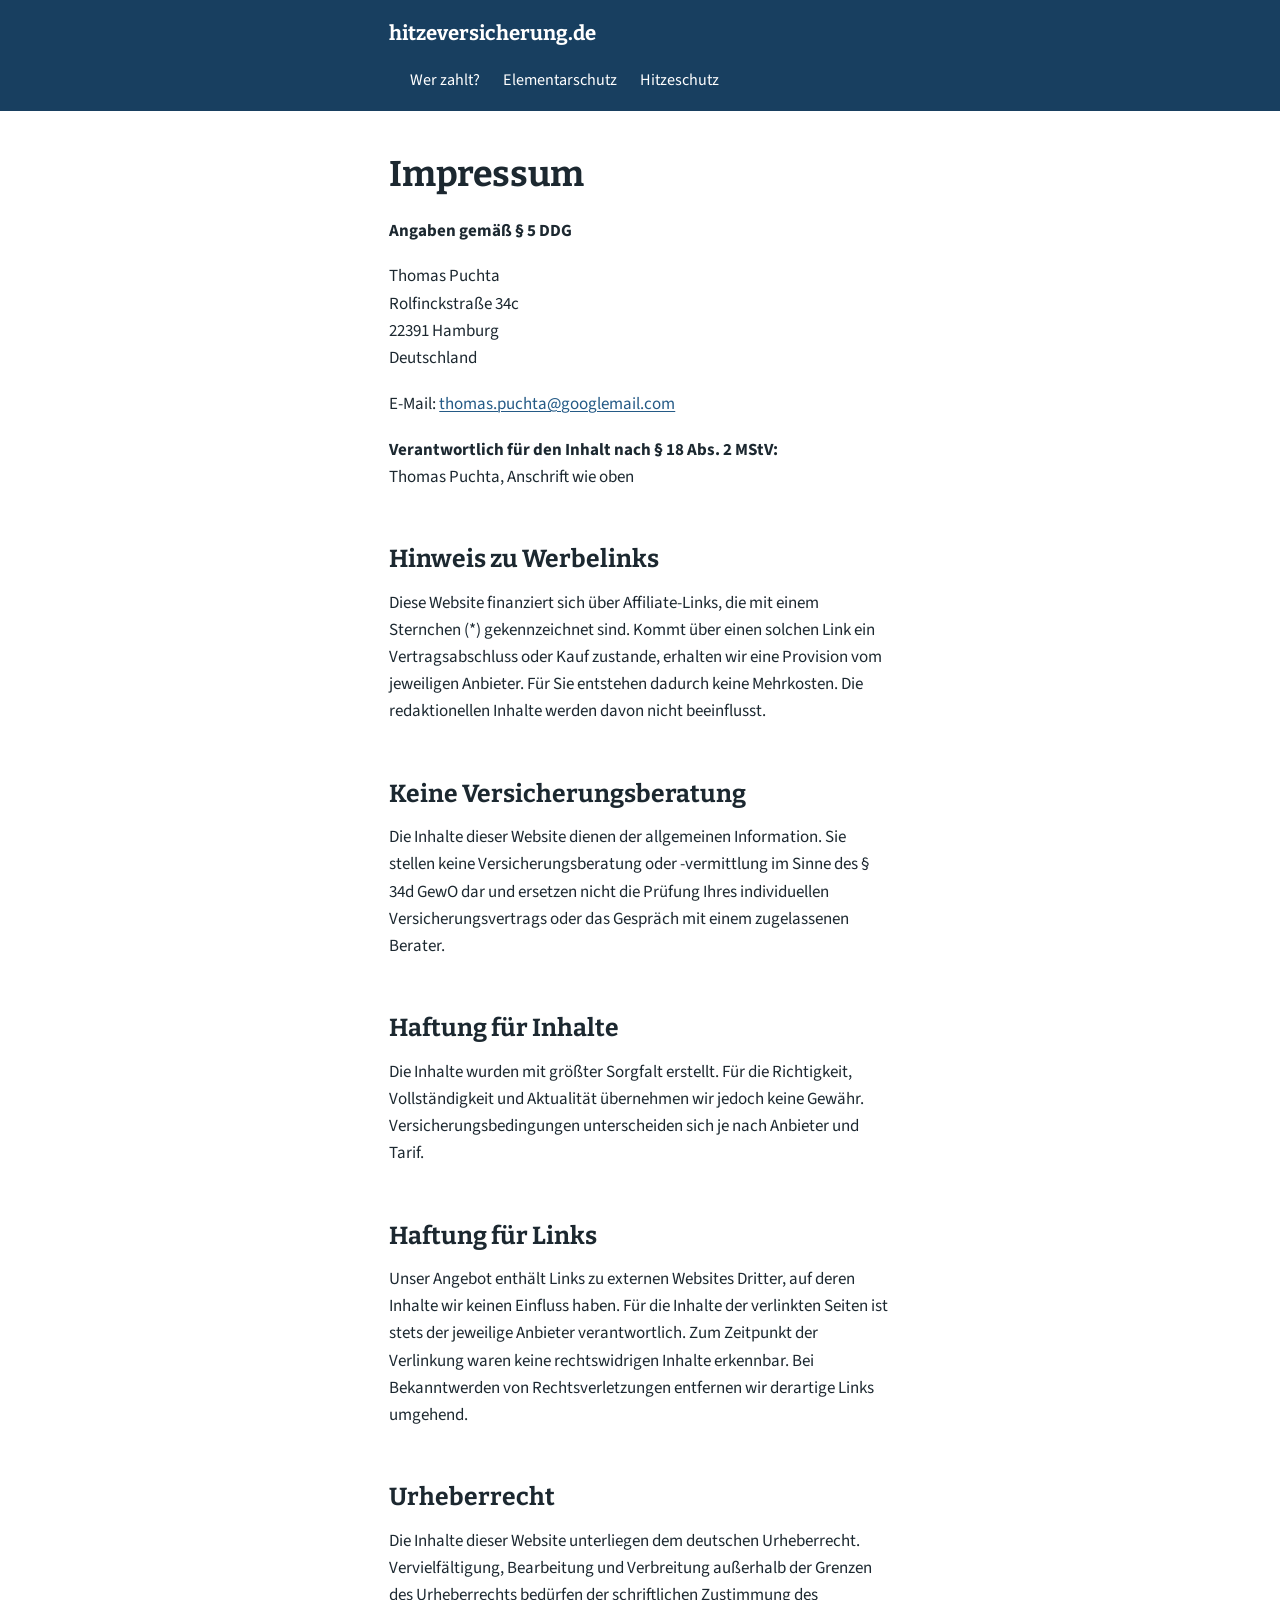
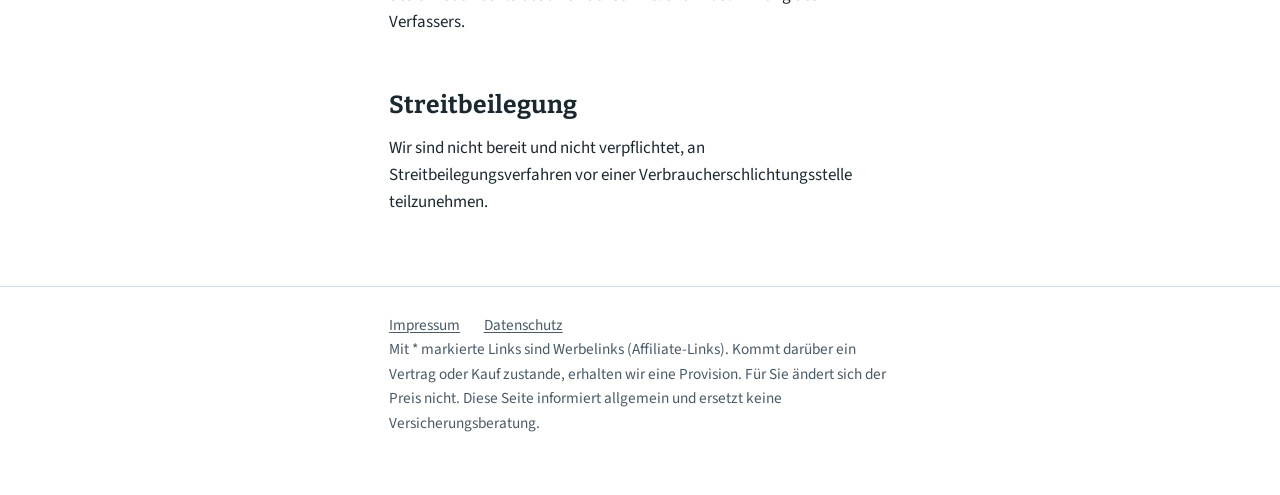
<file: impressum.html>
<!DOCTYPE html>
<html lang="de">
<head>
<meta charset="utf-8">
<meta name="viewport" content="width=device-width, initial-scale=1">
<title>Impressum – hitzeversicherung.de</title>
<meta name="description" content="Impressum der Website hitzeversicherung.de">
<meta name="robots" content="noindex, follow">
<link rel="canonical" href="https://hitzeversicherung.de/impressum.html">
<link rel="stylesheet" href="style.css">
</head>
<body>
<header class="site"><div class="wrap">
  <a class="brand" href="index.html">hitzeversicherung.de</a>
  <nav>
    <a href="ratgeber/welche-versicherung-zahlt-bei-hitze.html">Wer zahlt?</a>
    <a href="ratgeber/elementarschadenversicherung.html">Elementarschutz</a>
    <a href="ratgeber/hitzeschutz-zuhause.html">Hitzeschutz</a>
  </nav>
</div></header>
<main><div class="wrap">

<h1>Impressum</h1>
<p><strong>Angaben gemäß § 5 DDG</strong></p>
<p>Thomas Puchta<br>Rolfinckstraße 34c<br>22391 Hamburg<br>Deutschland</p>
<p>E-Mail: <a href="mailto:thomas.puchta@googlemail.com">thomas.puchta@googlemail.com</a></p>
<p><strong>Verantwortlich für den Inhalt nach § 18 Abs. 2 MStV:</strong><br>Thomas Puchta, Anschrift wie oben</p>

<h2>Hinweis zu Werbelinks</h2>
<p>Diese Website finanziert sich über Affiliate-Links, die mit einem Sternchen (*) gekennzeichnet sind. Kommt über einen solchen Link ein Vertragsabschluss oder Kauf zustande, erhalten wir eine Provision vom jeweiligen Anbieter. Für Sie entstehen dadurch keine Mehrkosten. Die redaktionellen Inhalte werden davon nicht beeinflusst.</p>

<h2>Keine Versicherungsberatung</h2>
<p>Die Inhalte dieser Website dienen der allgemeinen Information. Sie stellen keine Versicherungsberatung oder -vermittlung im Sinne des § 34d GewO dar und ersetzen nicht die Prüfung Ihres individuellen Versicherungsvertrags oder das Gespräch mit einem zugelassenen Berater.</p>

<h2>Haftung für Inhalte</h2>
<p>Die Inhalte wurden mit größter Sorgfalt erstellt. Für die Richtigkeit, Vollständigkeit und Aktualität übernehmen wir jedoch keine Gewähr. Versicherungsbedingungen unterscheiden sich je nach Anbieter und Tarif.</p>

<h2>Haftung für Links</h2>
<p>Unser Angebot enthält Links zu externen Websites Dritter, auf deren Inhalte wir keinen Einfluss haben. Für die Inhalte der verlinkten Seiten ist stets der jeweilige Anbieter verantwortlich. Zum Zeitpunkt der Verlinkung waren keine rechtswidrigen Inhalte erkennbar. Bei Bekanntwerden von Rechtsverletzungen entfernen wir derartige Links umgehend.</p>

<h2>Urheberrecht</h2>
<p>Die Inhalte dieser Website unterliegen dem deutschen Urheberrecht. Vervielfältigung, Bearbeitung und Verbreitung außerhalb der Grenzen des Urheberrechts bedürfen der schriftlichen Zustimmung des Verfassers.</p>

<h2>Streitbeilegung</h2>
<p>Wir sind nicht bereit und nicht verpflichtet, an Streitbeilegungsverfahren vor einer Verbraucherschlichtungsstelle teilzunehmen.</p>

</div></main>
<footer class="site"><div class="wrap">
  <a href="impressum.html">Impressum</a>
  <a href="datenschutz.html">Datenschutz</a>
  <p>Mit * markierte Links sind Werbelinks (Affiliate-Links). Kommt darüber ein Vertrag oder Kauf zustande, erhalten wir eine Provision. Für Sie ändert sich der Preis nicht. Diese Seite informiert allgemein und ersetzt keine Versicherungsberatung.</p>
</div></footer>
</body>
</html>
</file>
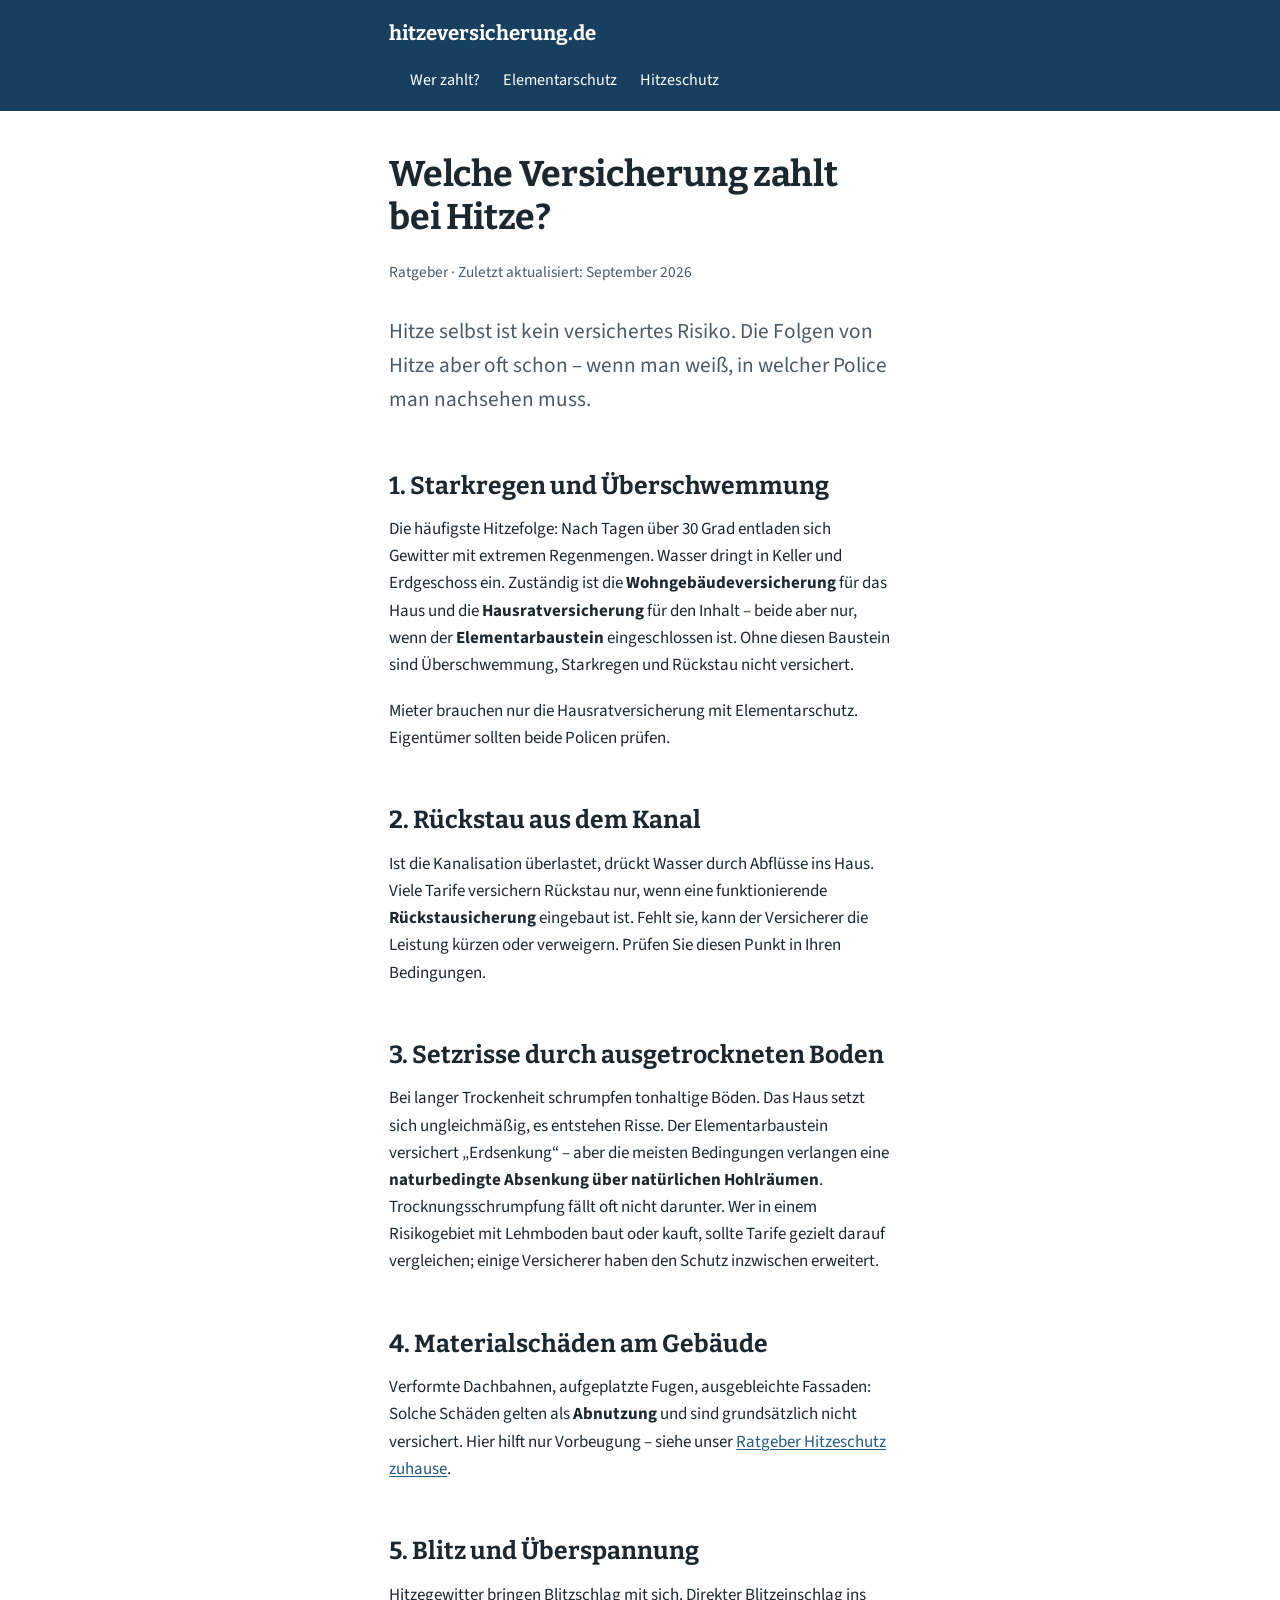
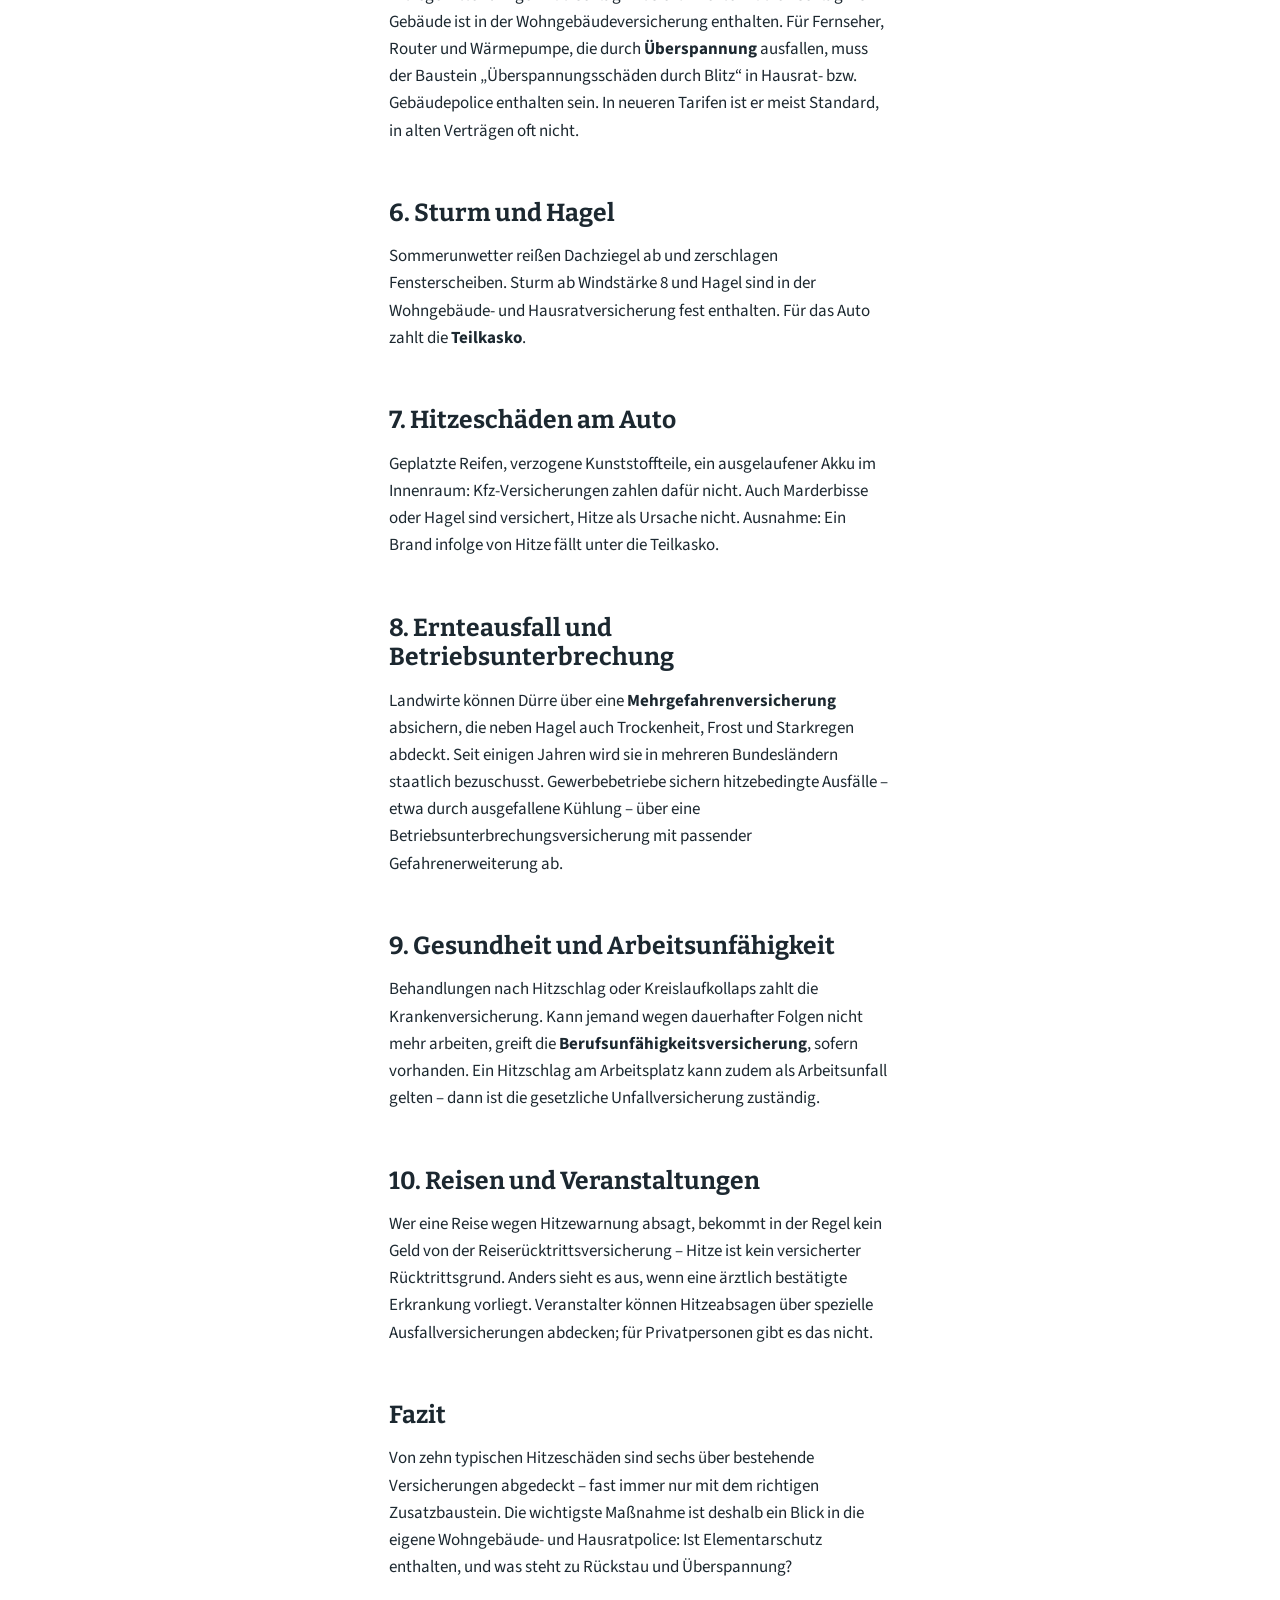
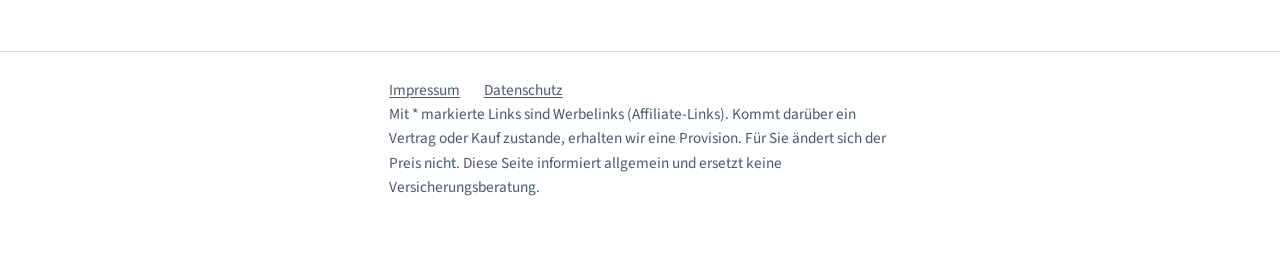
<file: welche-versicherung-zahlt-bei-hitze.html>
<!DOCTYPE html>
<html lang="de">
<head>
<meta charset="utf-8">
<meta name="viewport" content="width=device-width, initial-scale=1">
<title>Welche Versicherung zahlt bei Hitze? 10 Schadenfälle erklärt</title>
<meta name="description" content="Keller unter Wasser, Risse im Mauerwerk, Ernteausfall: Wir erklären für zehn typische Hitzeschäden, welche Versicherung zuständig ist und worauf es im Kleingedruckten ankommt.">
<link rel="canonical" href="https://hitzeversicherung.de/ratgeber/welche-versicherung-zahlt-bei-hitze.html">
<link rel="stylesheet" href="../style.css">
</head>
<body>
<header class="site"><div class="wrap">
  <a class="brand" href="../index.html">hitzeversicherung.de</a>
  <nav>
    <a href="welche-versicherung-zahlt-bei-hitze.html">Wer zahlt?</a>
    <a href="elementarschadenversicherung.html">Elementarschutz</a>
    <a href="hitzeschutz-zuhause.html">Hitzeschutz</a>
  </nav>
</div></header>
<main><div class="wrap">

<h1>Welche Versicherung zahlt bei Hitze?</h1>
<p class="meta">Ratgeber · Zuletzt aktualisiert: September 2026</p>
<p class="lead">Hitze selbst ist kein versichertes Risiko. Die Folgen von Hitze aber oft schon – wenn man weiß, in welcher Police man nachsehen muss.</p>

<h2>1. Starkregen und Überschwemmung</h2>
<p>Die häufigste Hitzefolge: Nach Tagen über 30 Grad entladen sich Gewitter mit extremen Regenmengen. Wasser dringt in Keller und Erdgeschoss ein. Zuständig ist die <strong>Wohngebäudeversicherung</strong> für das Haus und die <strong>Hausratversicherung</strong> für den Inhalt – beide aber nur, wenn der <strong>Elementarbaustein</strong> eingeschlossen ist. Ohne diesen Baustein sind Überschwemmung, Starkregen und Rückstau nicht versichert.</p>
<p>Mieter brauchen nur die Hausratversicherung mit Elementarschutz. Eigentümer sollten beide Policen prüfen.</p>

<h2>2. Rückstau aus dem Kanal</h2>
<p>Ist die Kanalisation überlastet, drückt Wasser durch Abflüsse ins Haus. Viele Tarife versichern Rückstau nur, wenn eine funktionierende <strong>Rückstausicherung</strong> eingebaut ist. Fehlt sie, kann der Versicherer die Leistung kürzen oder verweigern. Prüfen Sie diesen Punkt in Ihren Bedingungen.</p>

<h2>3. Setzrisse durch ausgetrockneten Boden</h2>
<p>Bei langer Trockenheit schrumpfen tonhaltige Böden. Das Haus setzt sich ungleichmäßig, es entstehen Risse. Der Elementarbaustein versichert „Erdsenkung“ – aber die meisten Bedingungen verlangen eine <strong>naturbedingte Absenkung über natürlichen Hohlräumen</strong>. Trocknungsschrumpfung fällt oft nicht darunter. Wer in einem Risikogebiet mit Lehmboden baut oder kauft, sollte Tarife gezielt darauf vergleichen; einige Versicherer haben den Schutz inzwischen erweitert.</p>

<h2>4. Materialschäden am Gebäude</h2>
<p>Verformte Dachbahnen, aufgeplatzte Fugen, ausgebleichte Fassaden: Solche Schäden gelten als <strong>Abnutzung</strong> und sind grundsätzlich nicht versichert. Hier hilft nur Vorbeugung – siehe unser <a href="hitzeschutz-zuhause.html">Ratgeber Hitzeschutz zuhause</a>.</p>

<h2>5. Blitz und Überspannung</h2>
<p>Hitzegewitter bringen Blitzschlag mit sich. Direkter Blitzeinschlag ins Gebäude ist in der Wohngebäudeversicherung enthalten. Für Fernseher, Router und Wärmepumpe, die durch <strong>Überspannung</strong> ausfallen, muss der Baustein „Überspannungsschäden durch Blitz“ in Hausrat- bzw. Gebäudepolice enthalten sein. In neueren Tarifen ist er meist Standard, in alten Verträgen oft nicht.</p>

<h2>6. Sturm und Hagel</h2>
<p>Sommerunwetter reißen Dachziegel ab und zerschlagen Fensterscheiben. Sturm ab Windstärke 8 und Hagel sind in der Wohngebäude- und Hausratversicherung fest enthalten. Für das Auto zahlt die <strong>Teilkasko</strong>.</p>

<!-- AFFILIATE-BOX: nach Freischaltung Kommentarzeichen entfernen und AFFILIATE_LINK_… ersetzen
<aside class="partner">
  <p class="hinweis">Anzeige* – Werbelink</p>
  <h3>Wohngebäude- und Elementarschutz vergleichen</h3>
  <p>Ob Ihr Haus gegen Starkregen, Überschwemmung und Rückstau abgesichert ist, sehen Sie in einem Tarifvergleich in wenigen Minuten. Der Vergleich ist kostenlos und unverbindlich.</p>
  <a class="btn" href="AFFILIATE_LINK_WOHNGEBAEUDE" rel="sponsored nofollow noopener" target="_blank">Zum Wohngebäude-Vergleich*</a>
</aside>
-->

<h2>7. Hitzeschäden am Auto</h2>
<p>Geplatzte Reifen, verzogene Kunststoffteile, ein ausgelaufener Akku im Innenraum: Kfz-Versicherungen zahlen dafür nicht. Auch Marderbisse oder Hagel sind versichert, Hitze als Ursache nicht. Ausnahme: Ein Brand infolge von Hitze fällt unter die Teilkasko.</p>

<h2>8. Ernteausfall und Betriebsunterbrechung</h2>
<p>Landwirte können Dürre über eine <strong>Mehrgefahrenversicherung</strong> absichern, die neben Hagel auch Trockenheit, Frost und Starkregen abdeckt. Seit einigen Jahren wird sie in mehreren Bundesländern staatlich bezuschusst. Gewerbebetriebe sichern hitzebedingte Ausfälle – etwa durch ausgefallene Kühlung – über eine Betriebsunterbrechungsversicherung mit passender Gefahrenerweiterung ab.</p>

<h2>9. Gesundheit und Arbeitsunfähigkeit</h2>
<p>Behandlungen nach Hitzschlag oder Kreislaufkollaps zahlt die Krankenversicherung. Kann jemand wegen dauerhafter Folgen nicht mehr arbeiten, greift die <strong>Berufsunfähigkeitsversicherung</strong>, sofern vorhanden. Ein Hitzschlag am Arbeitsplatz kann zudem als Arbeitsunfall gelten – dann ist die gesetzliche Unfallversicherung zuständig.</p>

<h2>10. Reisen und Veranstaltungen</h2>
<p>Wer eine Reise wegen Hitzewarnung absagt, bekommt in der Regel kein Geld von der Reiserücktrittsversicherung – Hitze ist kein versicherter Rücktrittsgrund. Anders sieht es aus, wenn eine ärztlich bestätigte Erkrankung vorliegt. Veranstalter können Hitzeabsagen über spezielle Ausfallversicherungen abdecken; für Privatpersonen gibt es das nicht.</p>

<h2>Fazit</h2>
<p>Von zehn typischen Hitzeschäden sind sechs über bestehende Versicherungen abgedeckt – fast immer nur mit dem richtigen Zusatzbaustein. Die wichtigste Maßnahme ist deshalb ein Blick in die eigene Wohngebäude- und Hausratpolice: Ist Elementarschutz enthalten, und was steht zu Rückstau und Überspannung?</p>

<!-- AFFILIATE-BOX: nach Freischaltung Kommentarzeichen entfernen und AFFILIATE_LINK_… ersetzen
<aside class="partner">
  <p class="hinweis">Anzeige* – Werbelink</p>
  <h3>Hausratversicherung mit Elementarbaustein</h3>
  <p>Für Mieter und Eigentümer: Die Hausratversicherung ersetzt Möbel und Geräte, wenn Starkregen die Wohnung flutet – sofern der Elementarbaustein eingeschlossen ist.</p>
  <a class="btn" href="AFFILIATE_LINK_HAUSRAT" rel="sponsored nofollow noopener" target="_blank">Zum Hausrat-Vergleich*</a>
</aside>
-->

</div></main>
<footer class="site"><div class="wrap">
  <a href="../impressum.html">Impressum</a>
  <a href="../datenschutz.html">Datenschutz</a>
  <p>Mit * markierte Links sind Werbelinks (Affiliate-Links). Kommt darüber ein Vertrag oder Kauf zustande, erhalten wir eine Provision. Für Sie ändert sich der Preis nicht. Diese Seite informiert allgemein und ersetzt keine Versicherungsberatung.</p>
</div></footer>
</body>
</html>
</file>
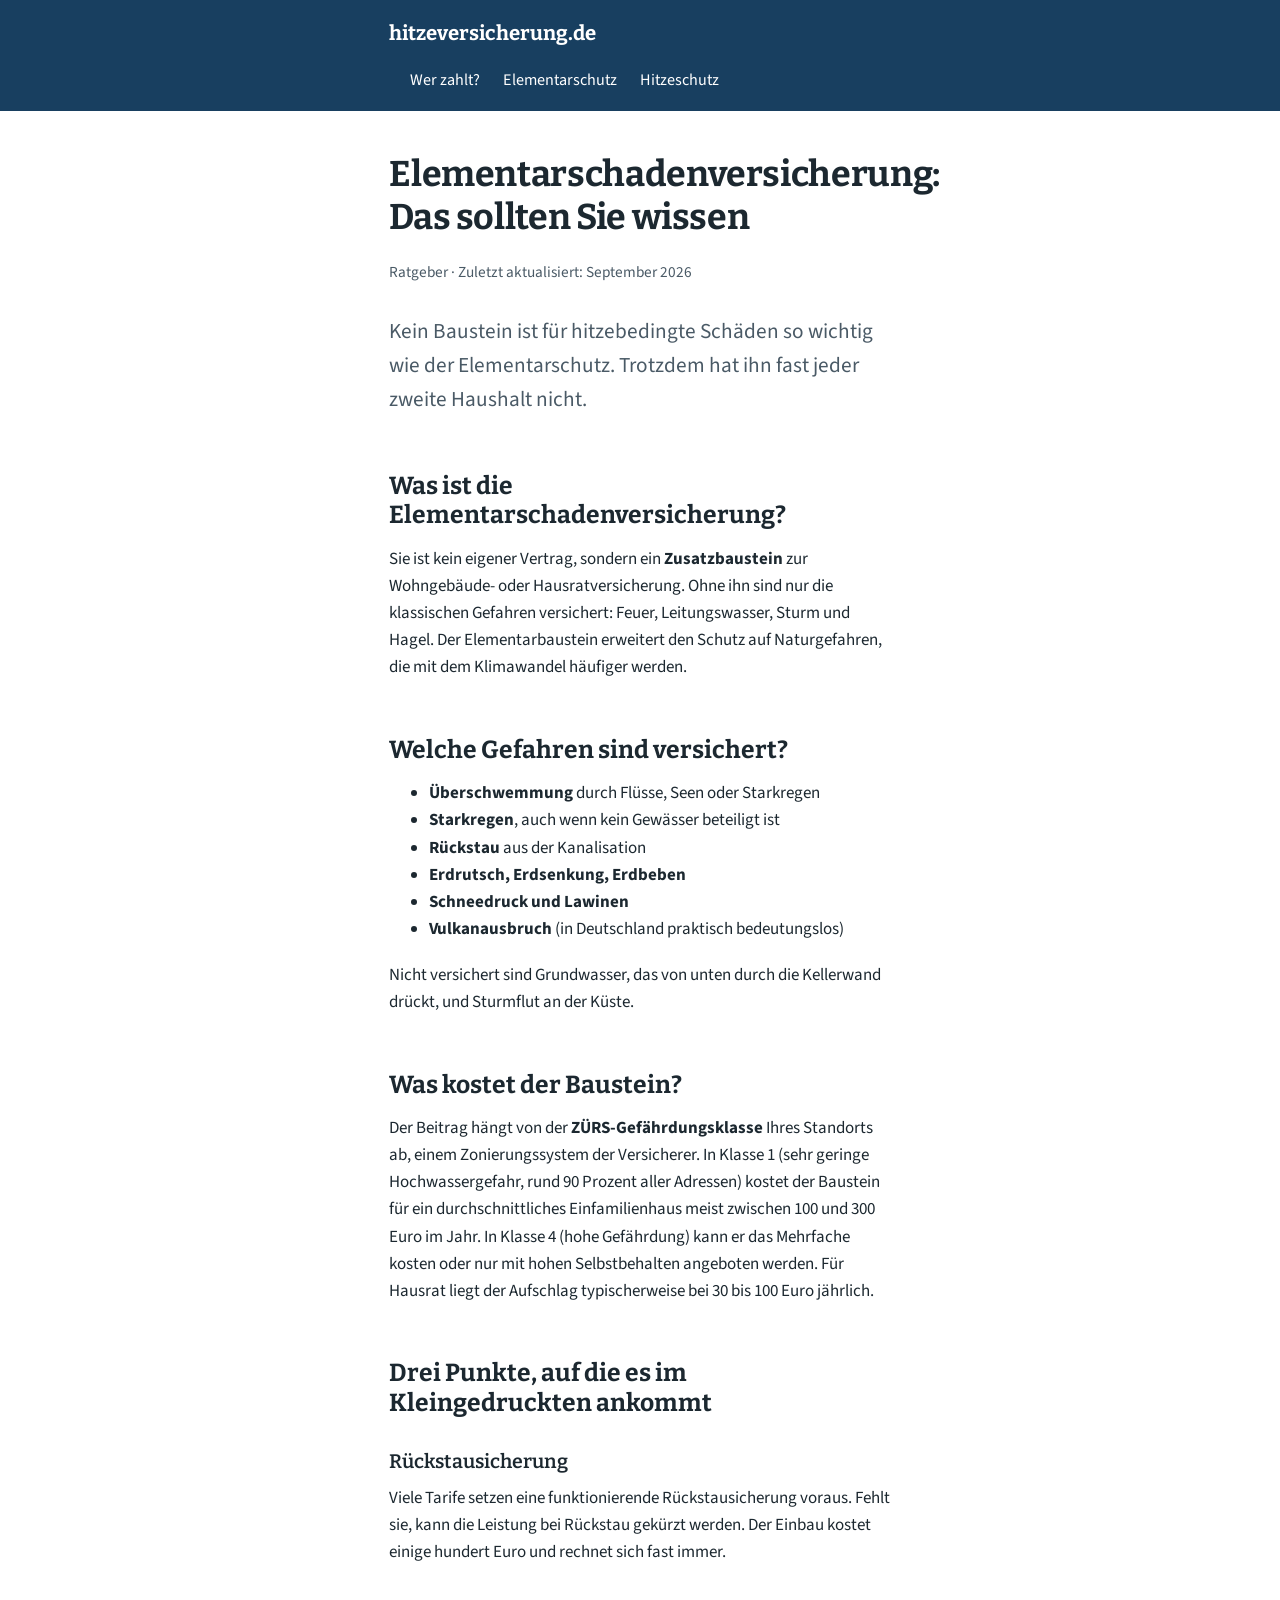
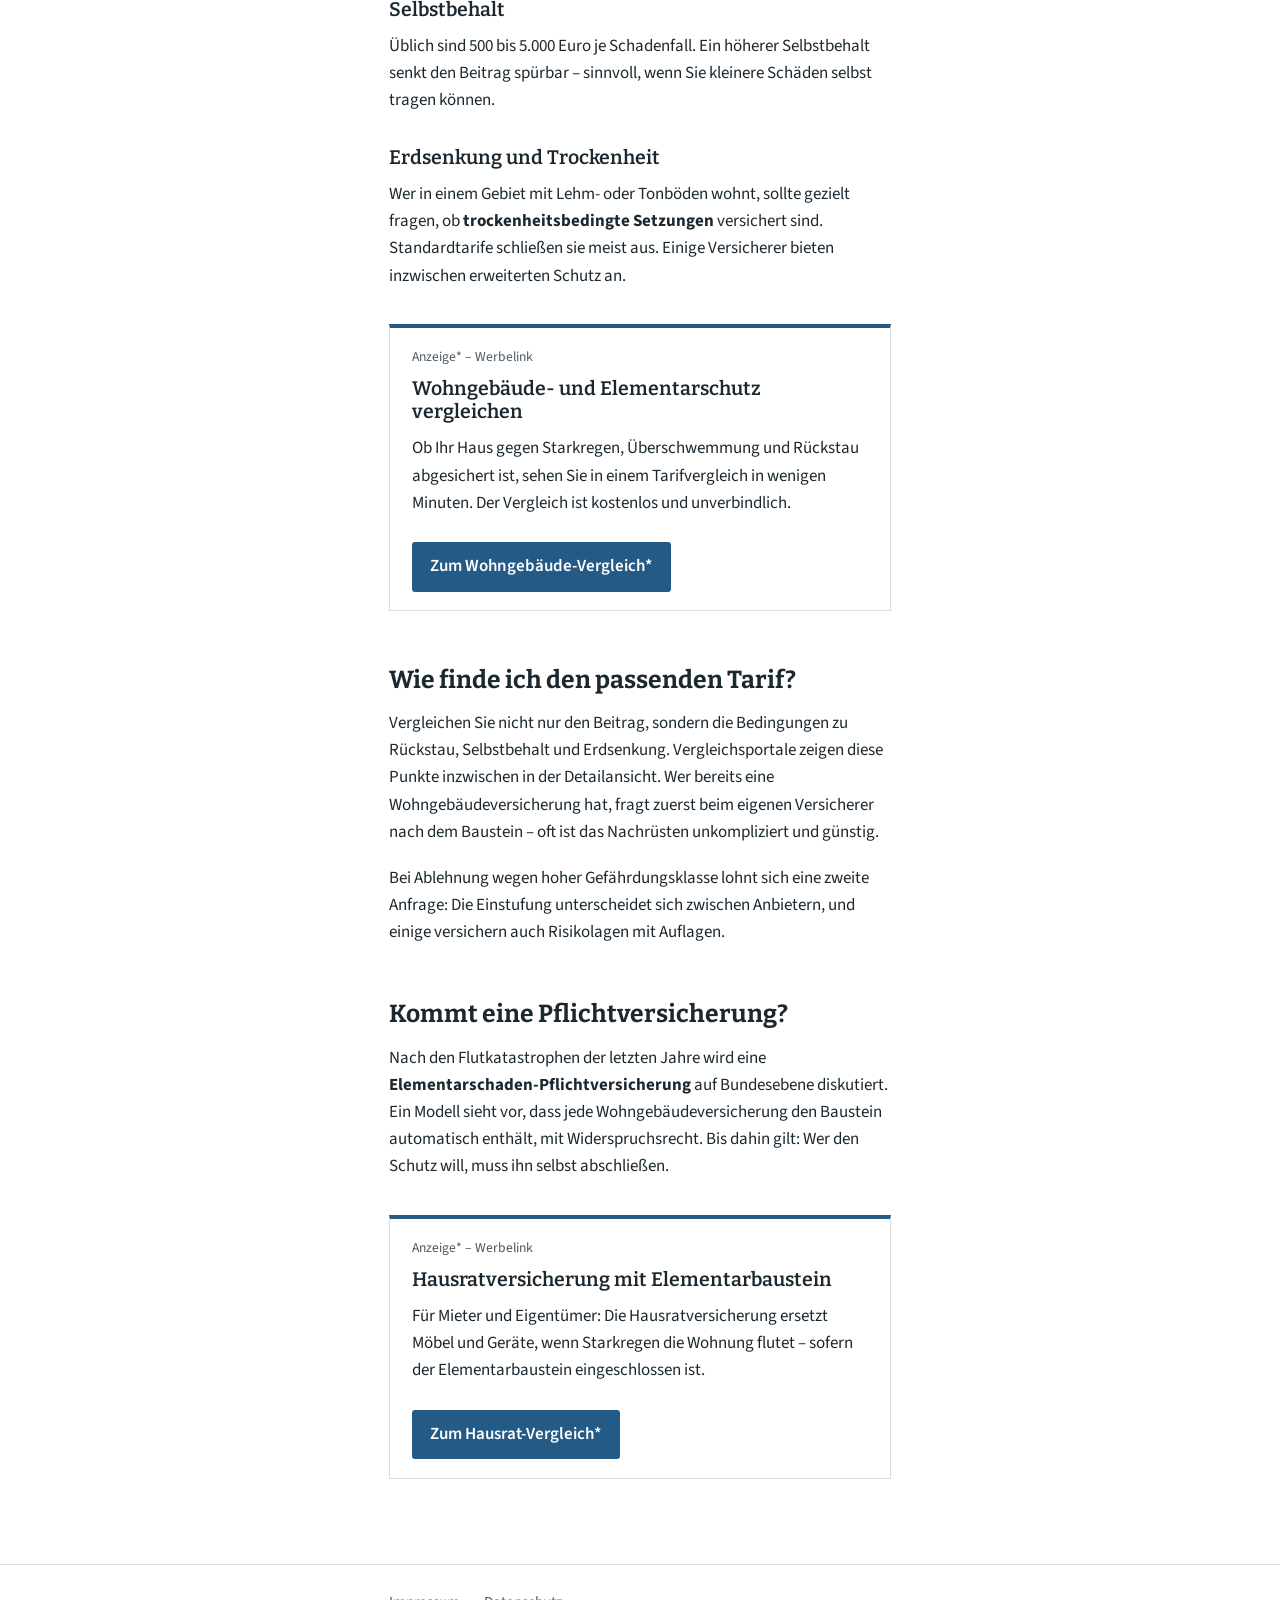
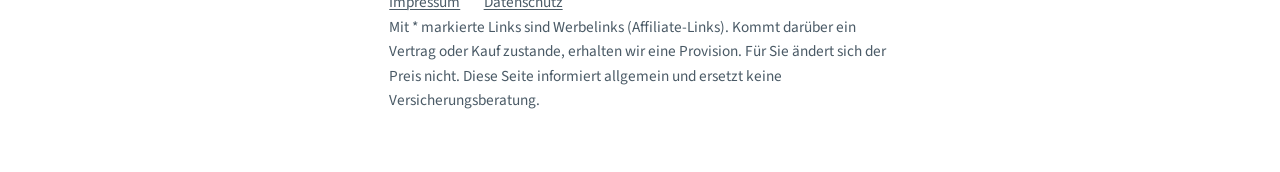
<file: ratgeber/elementarschadenversicherung.html>
<!DOCTYPE html>
<html lang="de">
<head>
<meta charset="utf-8">
<meta name="viewport" content="width=device-width, initial-scale=1">
<title>Elementarschadenversicherung: Leistungen, Kosten, Fallstricke</title>
<meta name="description" content="Die Elementarschadenversicherung schützt vor Starkregen, Überschwemmung und Rückstau. Was sie kostet, was sie ausschließt und wie Sie den passenden Tarif finden.">
<link rel="canonical" href="https://hitzeversicherung.de/ratgeber/elementarschadenversicherung.html">
<link rel="stylesheet" href="../style.css">
</head>
<body>
<header class="site"><div class="wrap">
  <a class="brand" href="../index.html">hitzeversicherung.de</a>
  <nav>
    <a href="../ratgeber/welche-versicherung-zahlt-bei-hitze.html">Wer zahlt?</a>
    <a href="../ratgeber/elementarschadenversicherung.html">Elementarschutz</a>
    <a href="../ratgeber/hitzeschutz-zuhause.html">Hitzeschutz</a>
  </nav>
</div></header>
<main><div class="wrap">

<h1>Elementarschadenversicherung: Das sollten Sie wissen</h1>
<p class="meta">Ratgeber · Zuletzt aktualisiert: September 2026</p>
<p class="lead">Kein Baustein ist für hitzebedingte Schäden so wichtig wie der Elementarschutz. Trotzdem hat ihn fast jeder zweite Haushalt nicht.</p>

<h2>Was ist die Elementarschadenversicherung?</h2>
<p>Sie ist kein eigener Vertrag, sondern ein <strong>Zusatzbaustein</strong> zur Wohngebäude- oder Hausratversicherung. Ohne ihn sind nur die klassischen Gefahren versichert: Feuer, Leitungswasser, Sturm und Hagel. Der Elementarbaustein erweitert den Schutz auf Naturgefahren, die mit dem Klimawandel häufiger werden.</p>

<h2>Welche Gefahren sind versichert?</h2>
<ul>
<li><strong>Überschwemmung</strong> durch Flüsse, Seen oder Starkregen</li>
<li><strong>Starkregen</strong>, auch wenn kein Gewässer beteiligt ist</li>
<li><strong>Rückstau</strong> aus der Kanalisation</li>
<li><strong>Erdrutsch, Erdsenkung, Erdbeben</strong></li>
<li><strong>Schneedruck und Lawinen</strong></li>
<li><strong>Vulkanausbruch</strong> (in Deutschland praktisch bedeutungslos)</li>
</ul>
<p>Nicht versichert sind Grundwasser, das von unten durch die Kellerwand drückt, und Sturmflut an der Küste.</p>

<h2>Was kostet der Baustein?</h2>
<p>Der Beitrag hängt von der <strong>ZÜRS-Gefährdungsklasse</strong> Ihres Standorts ab, einem Zonierungssystem der Versicherer. In Klasse 1 (sehr geringe Hochwassergefahr, rund 90 Prozent aller Adressen) kostet der Baustein für ein durchschnittliches Einfamilienhaus meist zwischen 100 und 300 Euro im Jahr. In Klasse 4 (hohe Gefährdung) kann er das Mehrfache kosten oder nur mit hohen Selbstbehalten angeboten werden. Für Hausrat liegt der Aufschlag typischerweise bei 30 bis 100 Euro jährlich.</p>

<h2>Drei Punkte, auf die es im Kleingedruckten ankommt</h2>
<h3>Rückstausicherung</h3>
<p>Viele Tarife setzen eine funktionierende Rückstausicherung voraus. Fehlt sie, kann die Leistung bei Rückstau gekürzt werden. Der Einbau kostet einige hundert Euro und rechnet sich fast immer.</p>
<h3>Selbstbehalt</h3>
<p>Üblich sind 500 bis 5.000 Euro je Schadenfall. Ein höherer Selbstbehalt senkt den Beitrag spürbar – sinnvoll, wenn Sie kleinere Schäden selbst tragen können.</p>
<h3>Erdsenkung und Trockenheit</h3>
<p>Wer in einem Gebiet mit Lehm- oder Tonböden wohnt, sollte gezielt fragen, ob <strong>trockenheitsbedingte Setzungen</strong> versichert sind. Standardtarife schließen sie meist aus. Einige Versicherer bieten inzwischen erweiterten Schutz an.</p>

<aside class="partner">
  <p class="hinweis">Anzeige* – Werbelink</p>
  <h3>Wohngebäude- und Elementarschutz vergleichen</h3>
  <p>Ob Ihr Haus gegen Starkregen, Überschwemmung und Rückstau abgesichert ist, sehen Sie in einem Tarifvergleich in wenigen Minuten. Der Vergleich ist kostenlos und unverbindlich.</p>
  <a class="btn" href="AFFILIATE_LINK_WOHNGEBAEUDE" rel="sponsored nofollow noopener" target="_blank">Zum Wohngebäude-Vergleich*</a>
</aside>

<h2>Wie finde ich den passenden Tarif?</h2>
<p>Vergleichen Sie nicht nur den Beitrag, sondern die Bedingungen zu Rückstau, Selbstbehalt und Erdsenkung. Vergleichsportale zeigen diese Punkte inzwischen in der Detailansicht. Wer bereits eine Wohngebäudeversicherung hat, fragt zuerst beim eigenen Versicherer nach dem Baustein – oft ist das Nachrüsten unkompliziert und günstig.</p>
<p>Bei Ablehnung wegen hoher Gefährdungsklasse lohnt sich eine zweite Anfrage: Die Einstufung unterscheidet sich zwischen Anbietern, und einige versichern auch Risikolagen mit Auflagen.</p>

<h2>Kommt eine Pflichtversicherung?</h2>
<p>Nach den Flutkatastrophen der letzten Jahre wird eine <strong>Elementarschaden-Pflichtversicherung</strong> auf Bundesebene diskutiert. Ein Modell sieht vor, dass jede Wohngebäudeversicherung den Baustein automatisch enthält, mit Widerspruchsrecht. Bis dahin gilt: Wer den Schutz will, muss ihn selbst abschließen.</p>

<aside class="partner">
  <p class="hinweis">Anzeige* – Werbelink</p>
  <h3>Hausratversicherung mit Elementarbaustein</h3>
  <p>Für Mieter und Eigentümer: Die Hausratversicherung ersetzt Möbel und Geräte, wenn Starkregen die Wohnung flutet – sofern der Elementarbaustein eingeschlossen ist.</p>
  <a class="btn" href="AFFILIATE_LINK_HAUSRAT" rel="sponsored nofollow noopener" target="_blank">Zum Hausrat-Vergleich*</a>
</aside>

</div></main>
<footer class="site"><div class="wrap">
  <a href="../impressum.html">Impressum</a>
  <a href="../datenschutz.html">Datenschutz</a>
  <p>Mit * markierte Links sind Werbelinks (Affiliate-Links). Kommt darüber ein Vertrag oder Kauf zustande, erhalten wir eine Provision. Für Sie ändert sich der Preis nicht. Diese Seite informiert allgemein und ersetzt keine Versicherungsberatung.</p>
</div></footer>
</body>
</html>
</file>
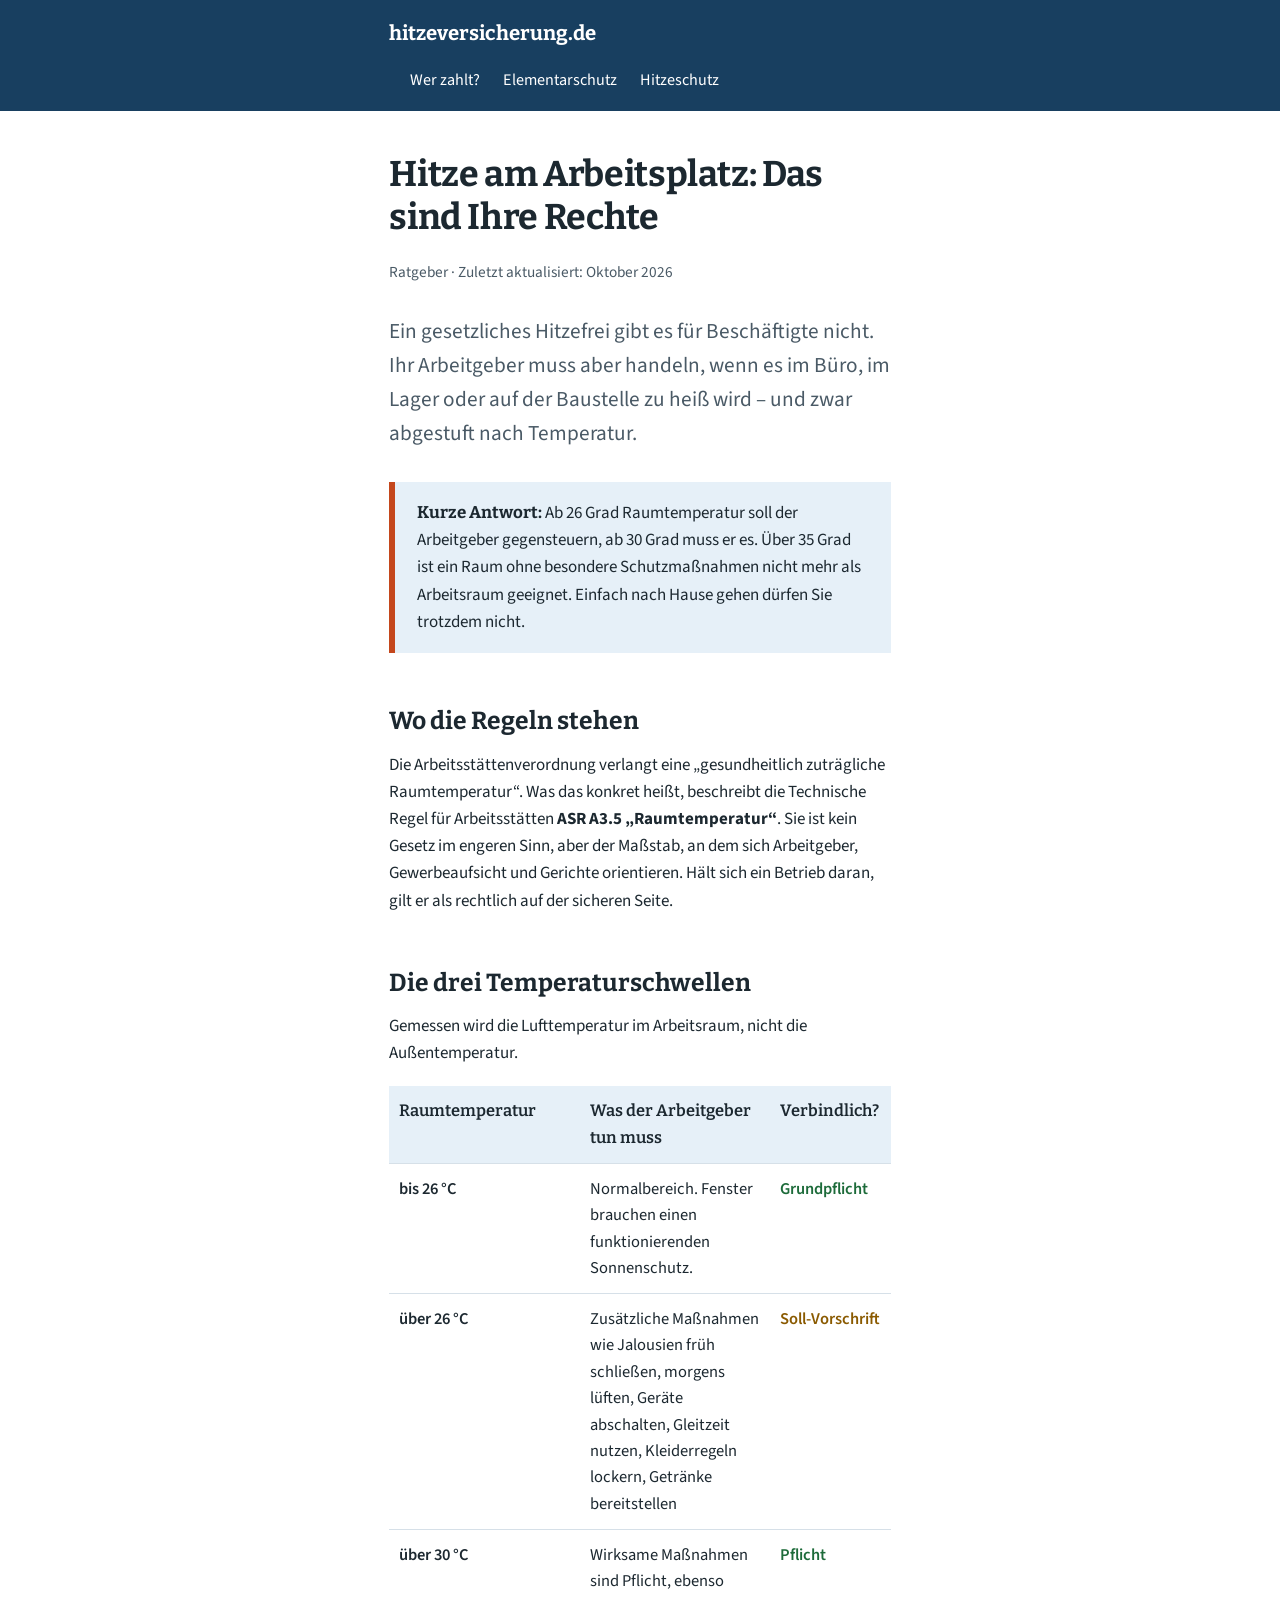
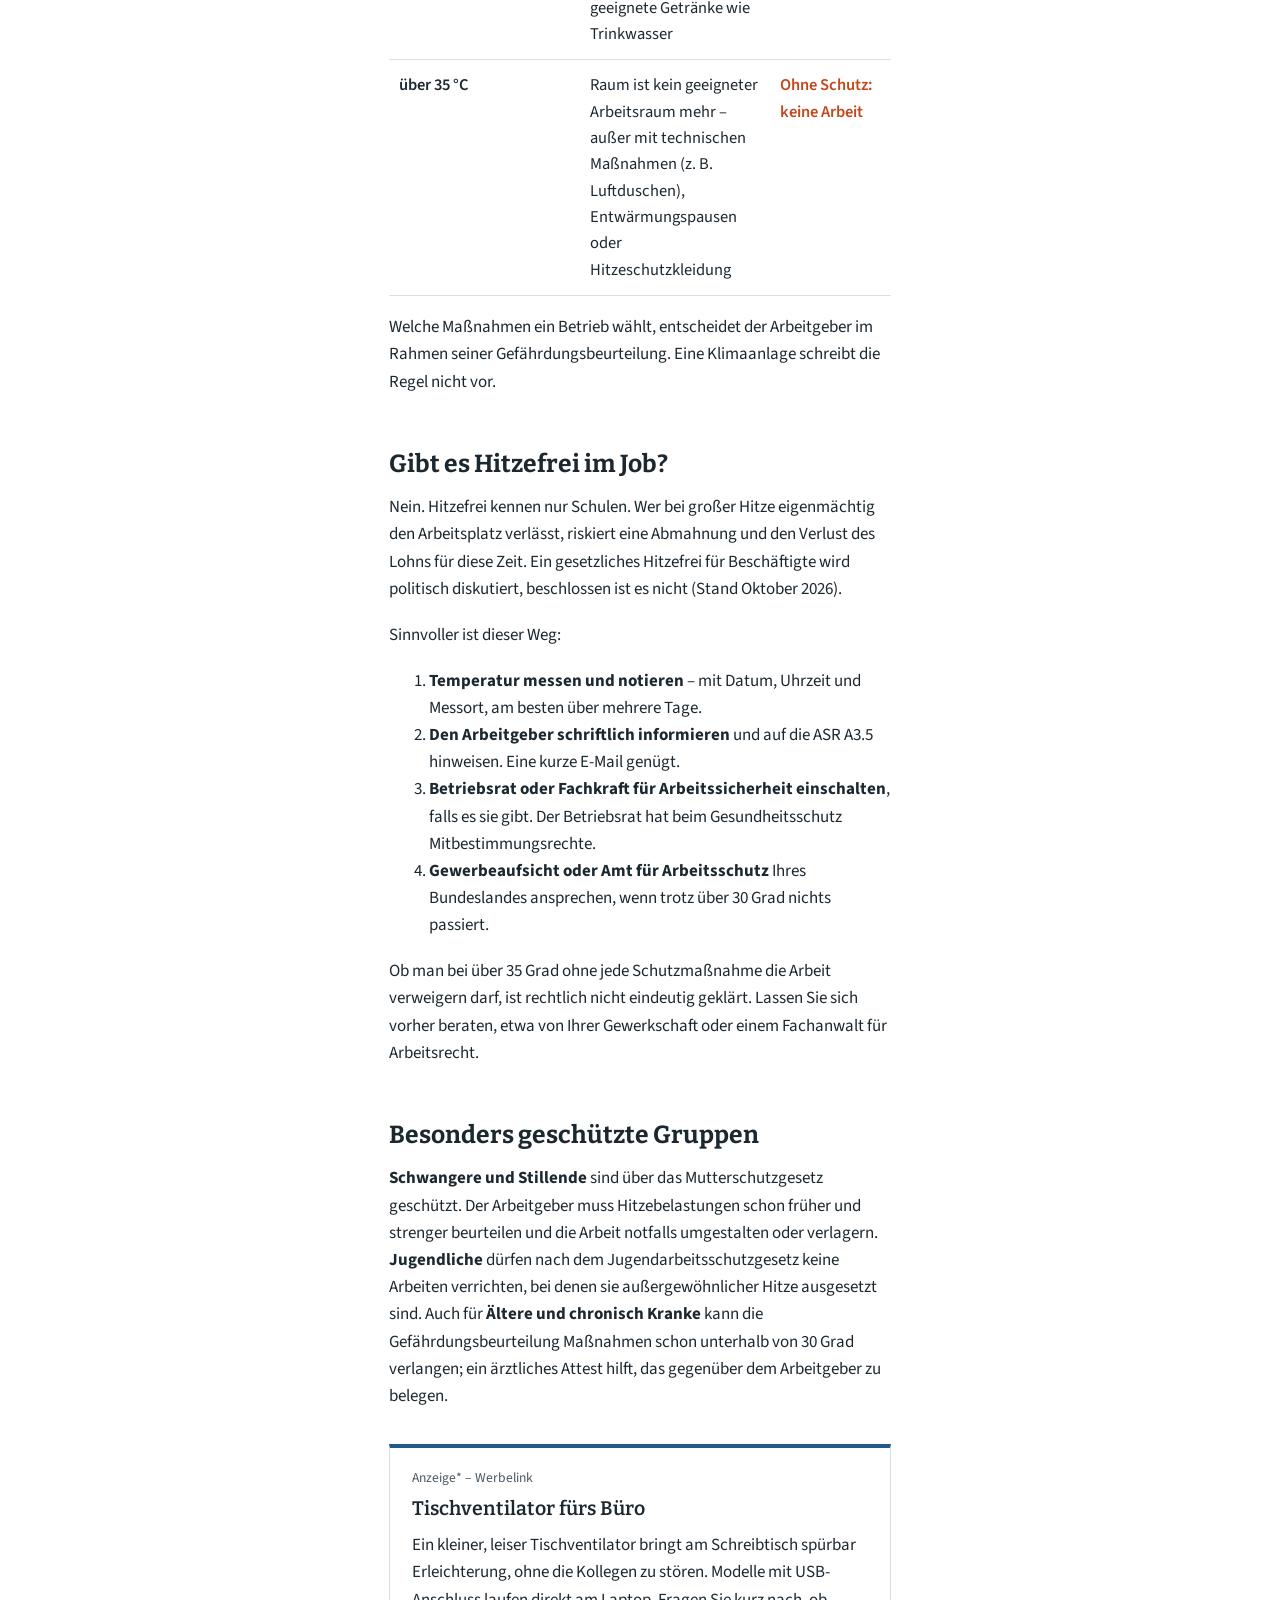
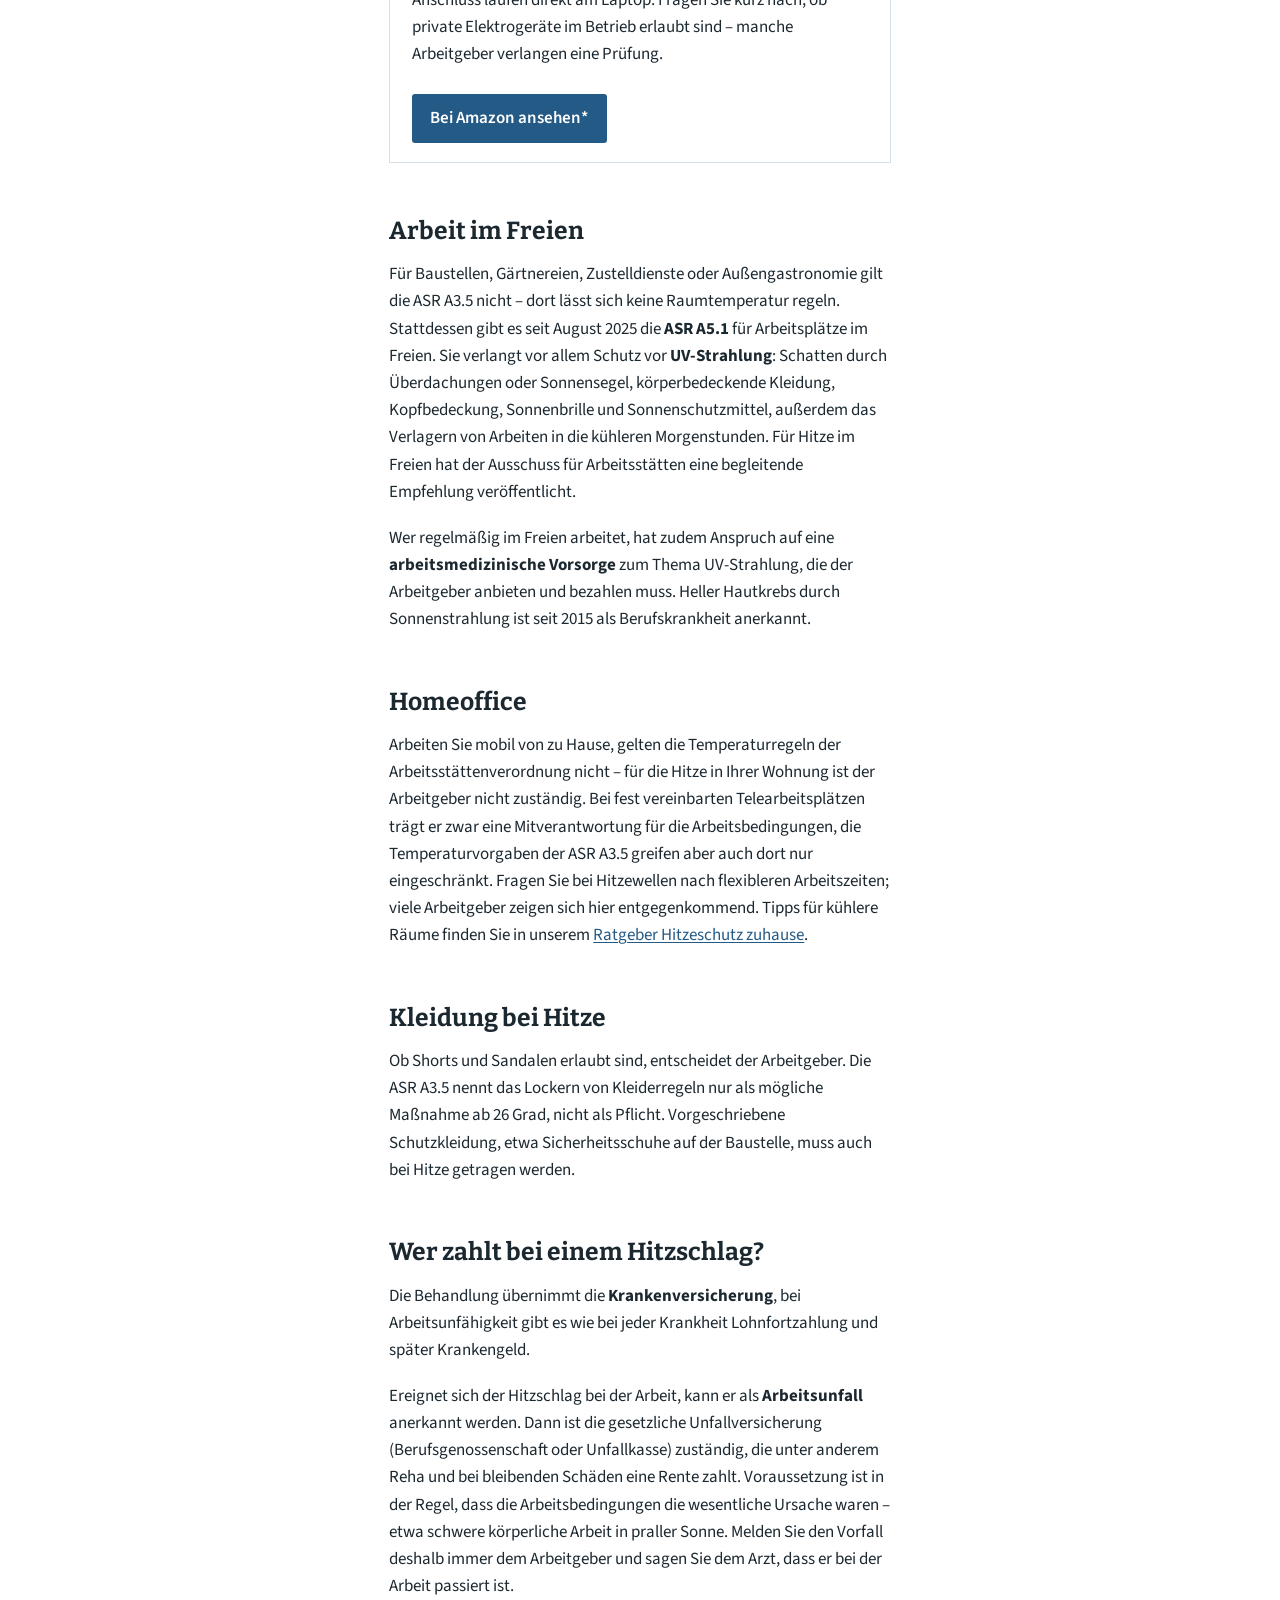
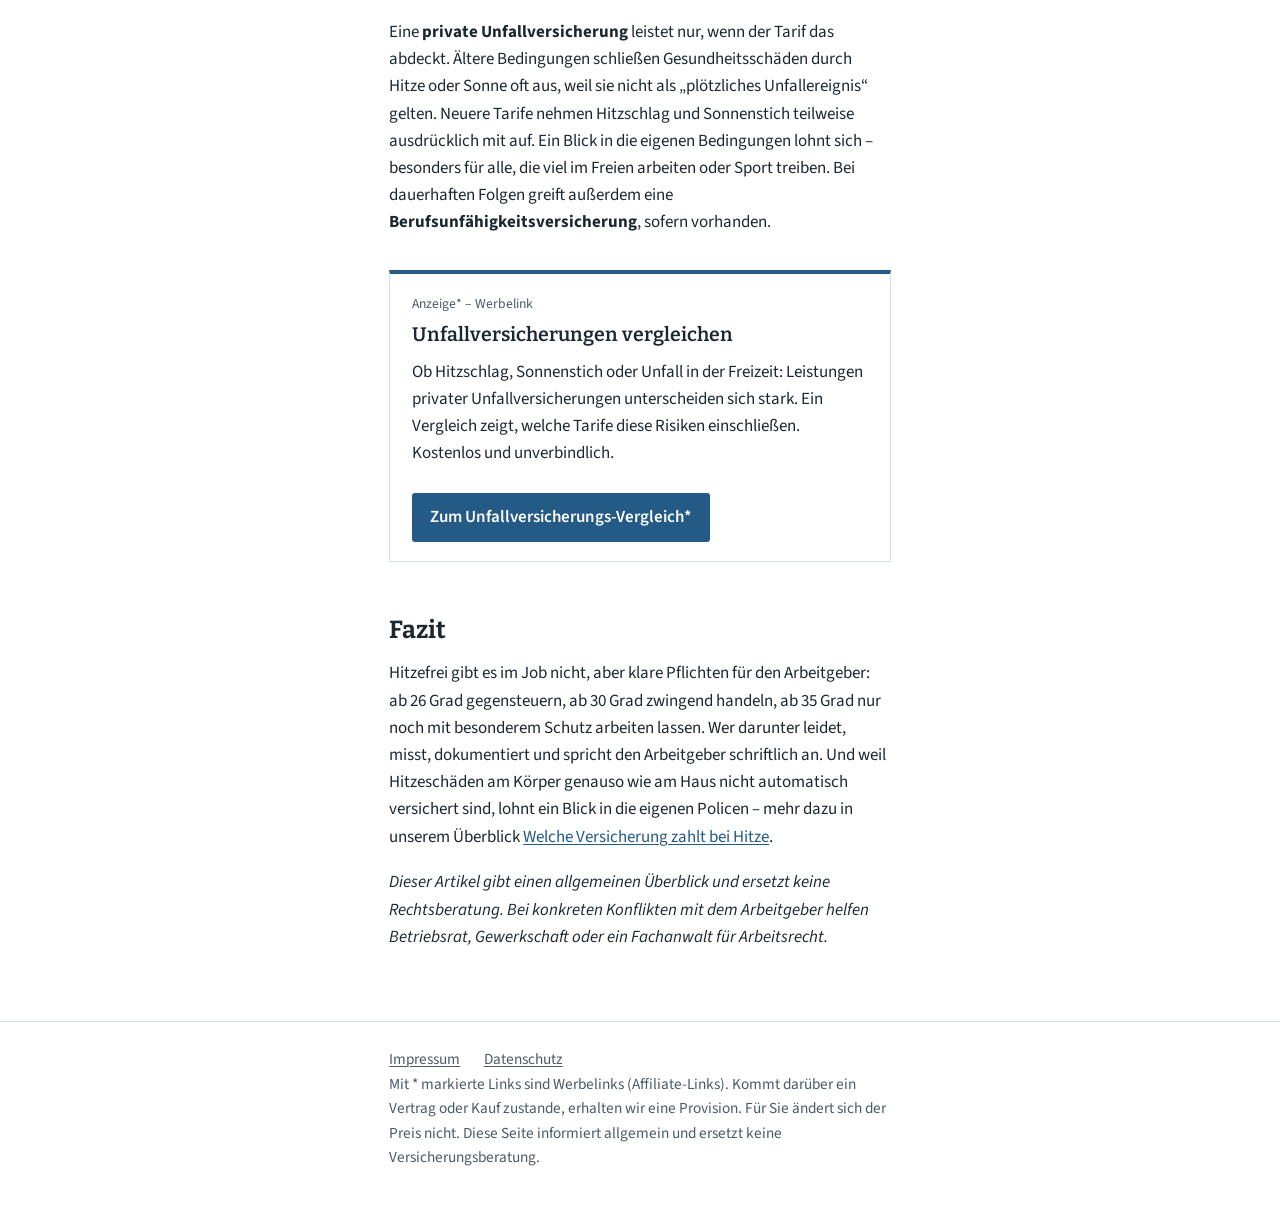
<file: ratgeber/hitze-am-arbeitsplatz.html>
<!DOCTYPE html>
<html lang="de">
<head>
<meta charset="utf-8">
<meta name="viewport" content="width=device-width, initial-scale=1">
<title>Hitze am Arbeitsplatz: Ihre Rechte ab 26, 30 und 35 Grad</title>
<meta name="description" content="Gibt es Hitzefrei im Job? Was der Arbeitgeber ab 26, 30 und 35 Grad tun muss, was für Arbeit im Freien und im Homeoffice gilt und welche Versicherung bei einem Hitzschlag zahlt.">
<link rel="canonical" href="https://hitzeversicherung.de/ratgeber/hitze-am-arbeitsplatz.html">
<link rel="stylesheet" href="../style.css">
</head>
<body>
<header class="site"><div class="wrap">
  <a class="brand" href="../index.html">hitzeversicherung.de</a>
  <nav>
    <a href="../ratgeber/welche-versicherung-zahlt-bei-hitze.html">Wer zahlt?</a>
    <a href="../ratgeber/elementarschadenversicherung.html">Elementarschutz</a>
    <a href="../ratgeber/hitzeschutz-zuhause.html">Hitzeschutz</a>
  </nav>
</div></header>
<main><div class="wrap">

<h1>Hitze am Arbeitsplatz: Das sind Ihre Rechte</h1>
<p class="meta">Ratgeber · Zuletzt aktualisiert: Oktober 2026</p>
<p class="lead">Ein gesetzliches Hitzefrei gibt es für Beschäftigte nicht. Ihr Arbeitgeber muss aber handeln, wenn es im Büro, im Lager oder auf der Baustelle zu heiß wird – und zwar abgestuft nach Temperatur.</p>

<div class="antwort"><p><strong>Kurze Antwort:</strong> Ab 26 Grad Raumtemperatur soll der Arbeitgeber gegensteuern, ab 30 Grad muss er es. Über 35 Grad ist ein Raum ohne besondere Schutzmaßnahmen nicht mehr als Arbeitsraum geeignet. Einfach nach Hause gehen dürfen Sie trotzdem nicht.</p></div>

<h2>Wo die Regeln stehen</h2>
<p>Die Arbeitsstättenverordnung verlangt eine „gesundheitlich zuträgliche Raumtemperatur“. Was das konkret heißt, beschreibt die Technische Regel für Arbeitsstätten <strong>ASR A3.5 „Raumtemperatur“</strong>. Sie ist kein Gesetz im engeren Sinn, aber der Maßstab, an dem sich Arbeitgeber, Gewerbeaufsicht und Gerichte orientieren. Hält sich ein Betrieb daran, gilt er als rechtlich auf der sicheren Seite.</p>

<h2>Die drei Temperaturschwellen</h2>
<p>Gemessen wird die Lufttemperatur im Arbeitsraum, nicht die Außentemperatur.</p>
<div class="scroll">
<table class="zahlt">
<thead><tr><th>Raumtemperatur</th><th>Was der Arbeitgeber tun muss</th><th>Verbindlich?</th></tr></thead>
<tbody>
<tr><td>bis 26 °C</td><td>Normalbereich. Fenster brauchen einen funktionierenden Sonnenschutz.</td><td class="ja">Grundpflicht</td></tr>
<tr><td>über 26 °C</td><td>Zusätzliche Maßnahmen wie Jalousien früh schließen, morgens lüften, Geräte abschalten, Gleitzeit nutzen, Kleiderregeln lockern, Getränke bereitstellen</td><td class="teils">Soll-Vorschrift</td></tr>
<tr><td>über 30 °C</td><td>Wirksame Maßnahmen sind Pflicht, ebenso geeignete Getränke wie Trinkwasser</td><td class="ja">Pflicht</td></tr>
<tr><td>über 35 °C</td><td>Raum ist kein geeigneter Arbeitsraum mehr – außer mit technischen Maßnahmen (z. B. Luftduschen), Entwärmungspausen oder Hitzeschutzkleidung</td><td class="nein">Ohne Schutz: keine Arbeit</td></tr>
</tbody>
</table>
</div>
<p>Welche Maßnahmen ein Betrieb wählt, entscheidet der Arbeitgeber im Rahmen seiner Gefährdungsbeurteilung. Eine Klimaanlage schreibt die Regel nicht vor.</p>

<h2>Gibt es Hitzefrei im Job?</h2>
<p>Nein. Hitzefrei kennen nur Schulen. Wer bei großer Hitze eigenmächtig den Arbeitsplatz verlässt, riskiert eine Abmahnung und den Verlust des Lohns für diese Zeit. Ein gesetzliches Hitzefrei für Beschäftigte wird politisch diskutiert, beschlossen ist es nicht (Stand Oktober 2026).</p>
<p>Sinnvoller ist dieser Weg:</p>
<ol>
<li><strong>Temperatur messen und notieren</strong> – mit Datum, Uhrzeit und Messort, am besten über mehrere Tage.</li>
<li><strong>Den Arbeitgeber schriftlich informieren</strong> und auf die ASR A3.5 hinweisen. Eine kurze E-Mail genügt.</li>
<li><strong>Betriebsrat oder Fachkraft für Arbeitssicherheit einschalten</strong>, falls es sie gibt. Der Betriebsrat hat beim Gesundheitsschutz Mitbestimmungsrechte.</li>
<li><strong>Gewerbeaufsicht oder Amt für Arbeitsschutz</strong> Ihres Bundeslandes ansprechen, wenn trotz über 30 Grad nichts passiert.</li>
</ol>
<p>Ob man bei über 35 Grad ohne jede Schutzmaßnahme die Arbeit verweigern darf, ist rechtlich nicht eindeutig geklärt. Lassen Sie sich vorher beraten, etwa von Ihrer Gewerkschaft oder einem Fachanwalt für Arbeitsrecht.</p>

<h2>Besonders geschützte Gruppen</h2>
<p><strong>Schwangere und Stillende</strong> sind über das Mutterschutzgesetz geschützt. Der Arbeitgeber muss Hitzebelastungen schon früher und strenger beurteilen und die Arbeit notfalls umgestalten oder verlagern. <strong>Jugendliche</strong> dürfen nach dem Jugendarbeitsschutzgesetz keine Arbeiten verrichten, bei denen sie außergewöhnlicher Hitze ausgesetzt sind. Auch für <strong>Ältere und chronisch Kranke</strong> kann die Gefährdungsbeurteilung Maßnahmen schon unterhalb von 30 Grad verlangen; ein ärztliches Attest hilft, das gegenüber dem Arbeitgeber zu belegen.</p>

<aside class="partner">
  <p class="hinweis">Anzeige* – Werbelink</p>
  <h3>Tischventilator fürs Büro</h3>
  <p>Ein kleiner, leiser Tischventilator bringt am Schreibtisch spürbar Erleichterung, ohne die Kollegen zu stören. Modelle mit USB-Anschluss laufen direkt am Laptop. Fragen Sie kurz nach, ob private Elektrogeräte im Betrieb erlaubt sind – manche Arbeitgeber verlangen eine Prüfung.</p>
  <a class="btn" href="AFFILIATE_LINK_TISCHVENTILATOR" rel="sponsored nofollow noopener" target="_blank">Bei Amazon ansehen*</a>
</aside>

<h2>Arbeit im Freien</h2>
<p>Für Baustellen, Gärtnereien, Zustelldienste oder Außengastronomie gilt die ASR A3.5 nicht – dort lässt sich keine Raumtemperatur regeln. Stattdessen gibt es seit August 2025 die <strong>ASR A5.1</strong> für Arbeitsplätze im Freien. Sie verlangt vor allem Schutz vor <strong>UV-Strahlung</strong>: Schatten durch Überdachungen oder Sonnensegel, körperbedeckende Kleidung, Kopfbedeckung, Sonnenbrille und Sonnenschutzmittel, außerdem das Verlagern von Arbeiten in die kühleren Morgenstunden. Für Hitze im Freien hat der Ausschuss für Arbeitsstätten eine begleitende Empfehlung veröffentlicht.</p>
<p>Wer regelmäßig im Freien arbeitet, hat zudem Anspruch auf eine <strong>arbeitsmedizinische Vorsorge</strong> zum Thema UV-Strahlung, die der Arbeitgeber anbieten und bezahlen muss. Heller Hautkrebs durch Sonnenstrahlung ist seit 2015 als Berufskrankheit anerkannt.</p>

<h2>Homeoffice</h2>
<p>Arbeiten Sie mobil von zu Hause, gelten die Temperaturregeln der Arbeitsstättenverordnung nicht – für die Hitze in Ihrer Wohnung ist der Arbeitgeber nicht zuständig. Bei fest vereinbarten Telearbeitsplätzen trägt er zwar eine Mitverantwortung für die Arbeitsbedingungen, die Temperaturvorgaben der ASR A3.5 greifen aber auch dort nur eingeschränkt. Fragen Sie bei Hitzewellen nach flexibleren Arbeitszeiten; viele Arbeitgeber zeigen sich hier entgegenkommend. Tipps für kühlere Räume finden Sie in unserem <a href="hitzeschutz-zuhause.html">Ratgeber Hitzeschutz zuhause</a>.</p>

<h2>Kleidung bei Hitze</h2>
<p>Ob Shorts und Sandalen erlaubt sind, entscheidet der Arbeitgeber. Die ASR A3.5 nennt das Lockern von Kleiderregeln nur als mögliche Maßnahme ab 26 Grad, nicht als Pflicht. Vorgeschriebene Schutzkleidung, etwa Sicherheitsschuhe auf der Baustelle, muss auch bei Hitze getragen werden.</p>

<h2>Wer zahlt bei einem Hitzschlag?</h2>
<p>Die Behandlung übernimmt die <strong>Krankenversicherung</strong>, bei Arbeitsunfähigkeit gibt es wie bei jeder Krankheit Lohnfortzahlung und später Krankengeld.</p>
<p>Ereignet sich der Hitzschlag bei der Arbeit, kann er als <strong>Arbeitsunfall</strong> anerkannt werden. Dann ist die gesetzliche Unfallversicherung (Berufsgenossenschaft oder Unfallkasse) zuständig, die unter anderem Reha und bei bleibenden Schäden eine Rente zahlt. Voraussetzung ist in der Regel, dass die Arbeitsbedingungen die wesentliche Ursache waren – etwa schwere körperliche Arbeit in praller Sonne. Melden Sie den Vorfall deshalb immer dem Arbeitgeber und sagen Sie dem Arzt, dass er bei der Arbeit passiert ist.</p>
<p>Eine <strong>private Unfallversicherung</strong> leistet nur, wenn der Tarif das abdeckt. Ältere Bedingungen schließen Gesundheitsschäden durch Hitze oder Sonne oft aus, weil sie nicht als „plötzliches Unfallereignis“ gelten. Neuere Tarife nehmen Hitzschlag und Sonnenstich teilweise ausdrücklich mit auf. Ein Blick in die eigenen Bedingungen lohnt sich – besonders für alle, die viel im Freien arbeiten oder Sport treiben. Bei dauerhaften Folgen greift außerdem eine <strong>Berufsunfähigkeitsversicherung</strong>, sofern vorhanden.</p>

<aside class="partner">
  <p class="hinweis">Anzeige* – Werbelink</p>
  <h3>Unfallversicherungen vergleichen</h3>
  <p>Ob Hitzschlag, Sonnenstich oder Unfall in der Freizeit: Leistungen privater Unfallversicherungen unterscheiden sich stark. Ein Vergleich zeigt, welche Tarife diese Risiken einschließen. Kostenlos und unverbindlich.</p>
  <a class="btn" href="AFFILIATE_LINK_UNFALLVERSICHERUNG" rel="sponsored nofollow noopener" target="_blank">Zum Unfallversicherungs-Vergleich*</a>
</aside>

<h2>Fazit</h2>
<p>Hitzefrei gibt es im Job nicht, aber klare Pflichten für den Arbeitgeber: ab 26 Grad gegensteuern, ab 30 Grad zwingend handeln, ab 35 Grad nur noch mit besonderem Schutz arbeiten lassen. Wer darunter leidet, misst, dokumentiert und spricht den Arbeitgeber schriftlich an. Und weil Hitzeschäden am Körper genauso wie am Haus nicht automatisch versichert sind, lohnt ein Blick in die eigenen Policen – mehr dazu in unserem Überblick <a href="welche-versicherung-zahlt-bei-hitze.html">Welche Versicherung zahlt bei Hitze</a>.</p>

<p><em>Dieser Artikel gibt einen allgemeinen Überblick und ersetzt keine Rechtsberatung. Bei konkreten Konflikten mit dem Arbeitgeber helfen Betriebsrat, Gewerkschaft oder ein Fachanwalt für Arbeitsrecht.</em></p>

</div></main>
<footer class="site"><div class="wrap">
  <a href="../impressum.html">Impressum</a>
  <a href="../datenschutz.html">Datenschutz</a>
  <p>Mit * markierte Links sind Werbelinks (Affiliate-Links). Kommt darüber ein Vertrag oder Kauf zustande, erhalten wir eine Provision. Für Sie ändert sich der Preis nicht. Diese Seite informiert allgemein und ersetzt keine Versicherungsberatung.</p>
</div></footer>
</body>
</html>
</file>
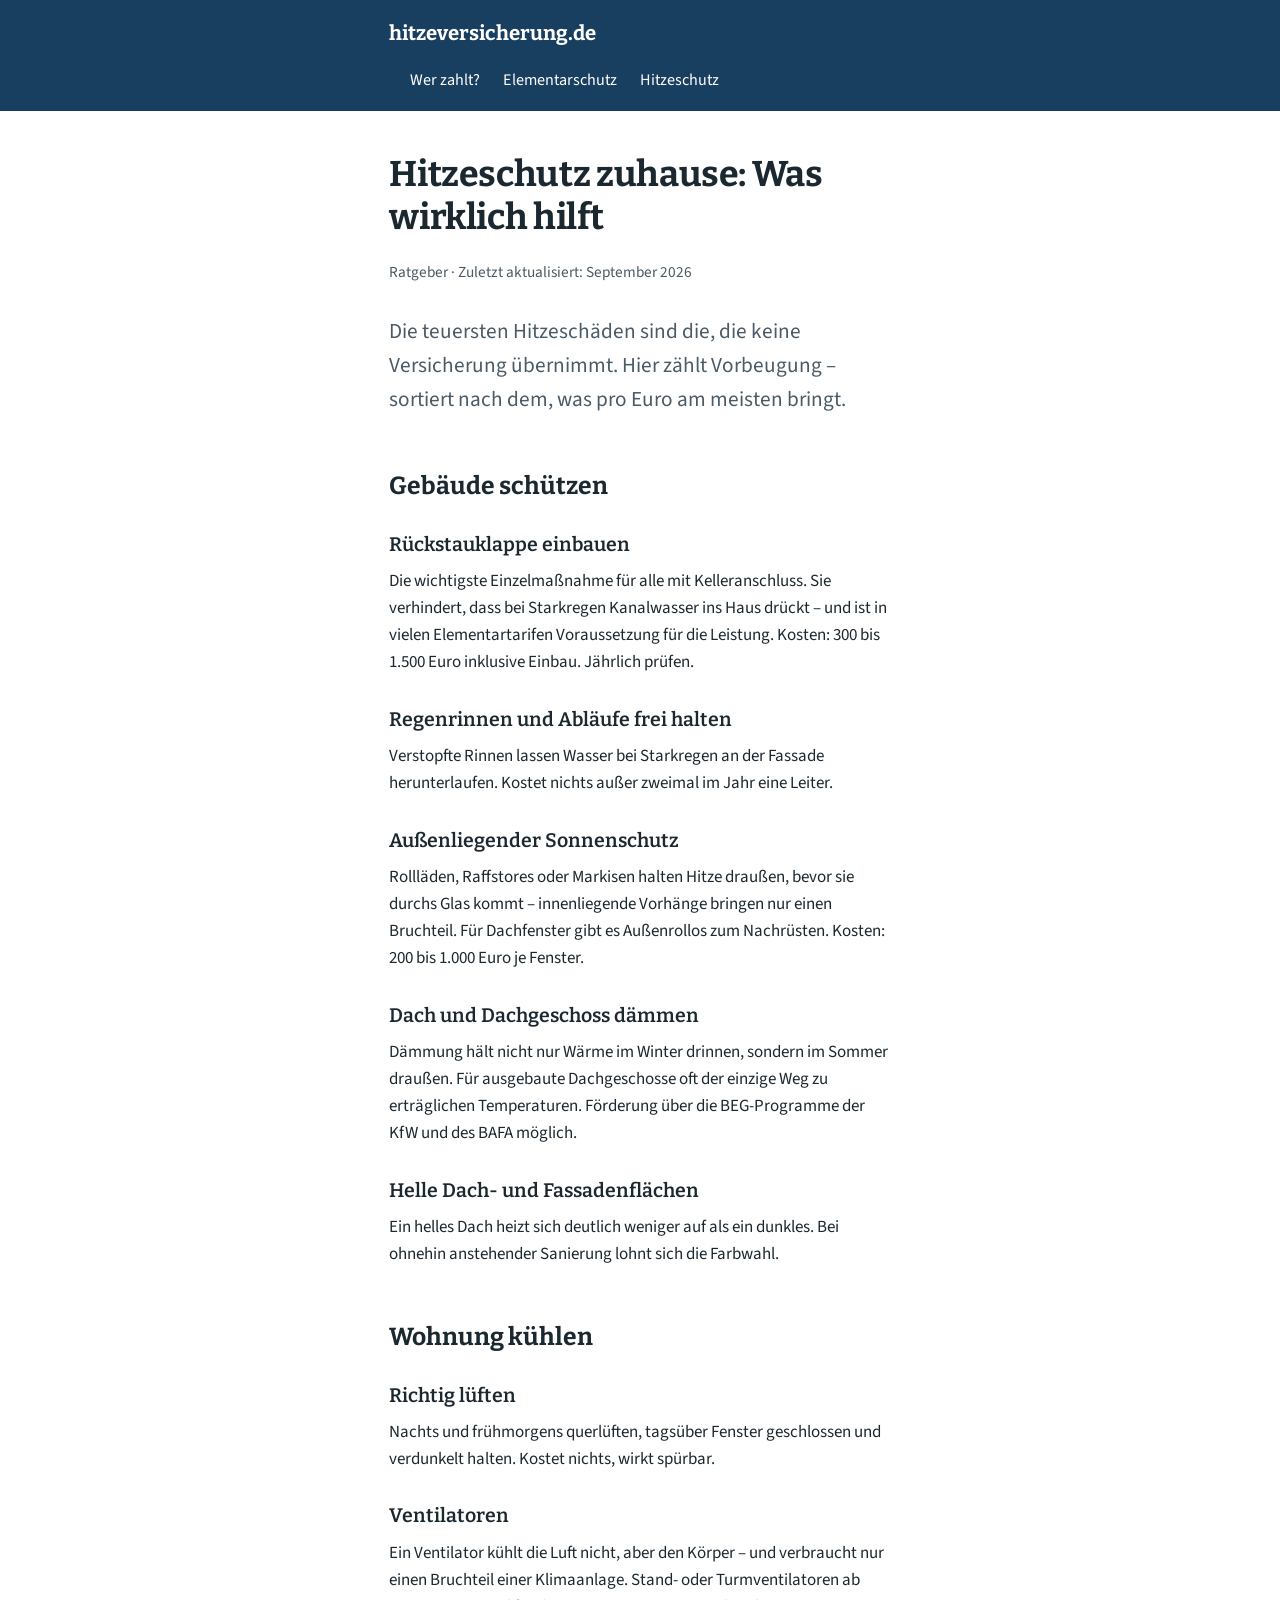
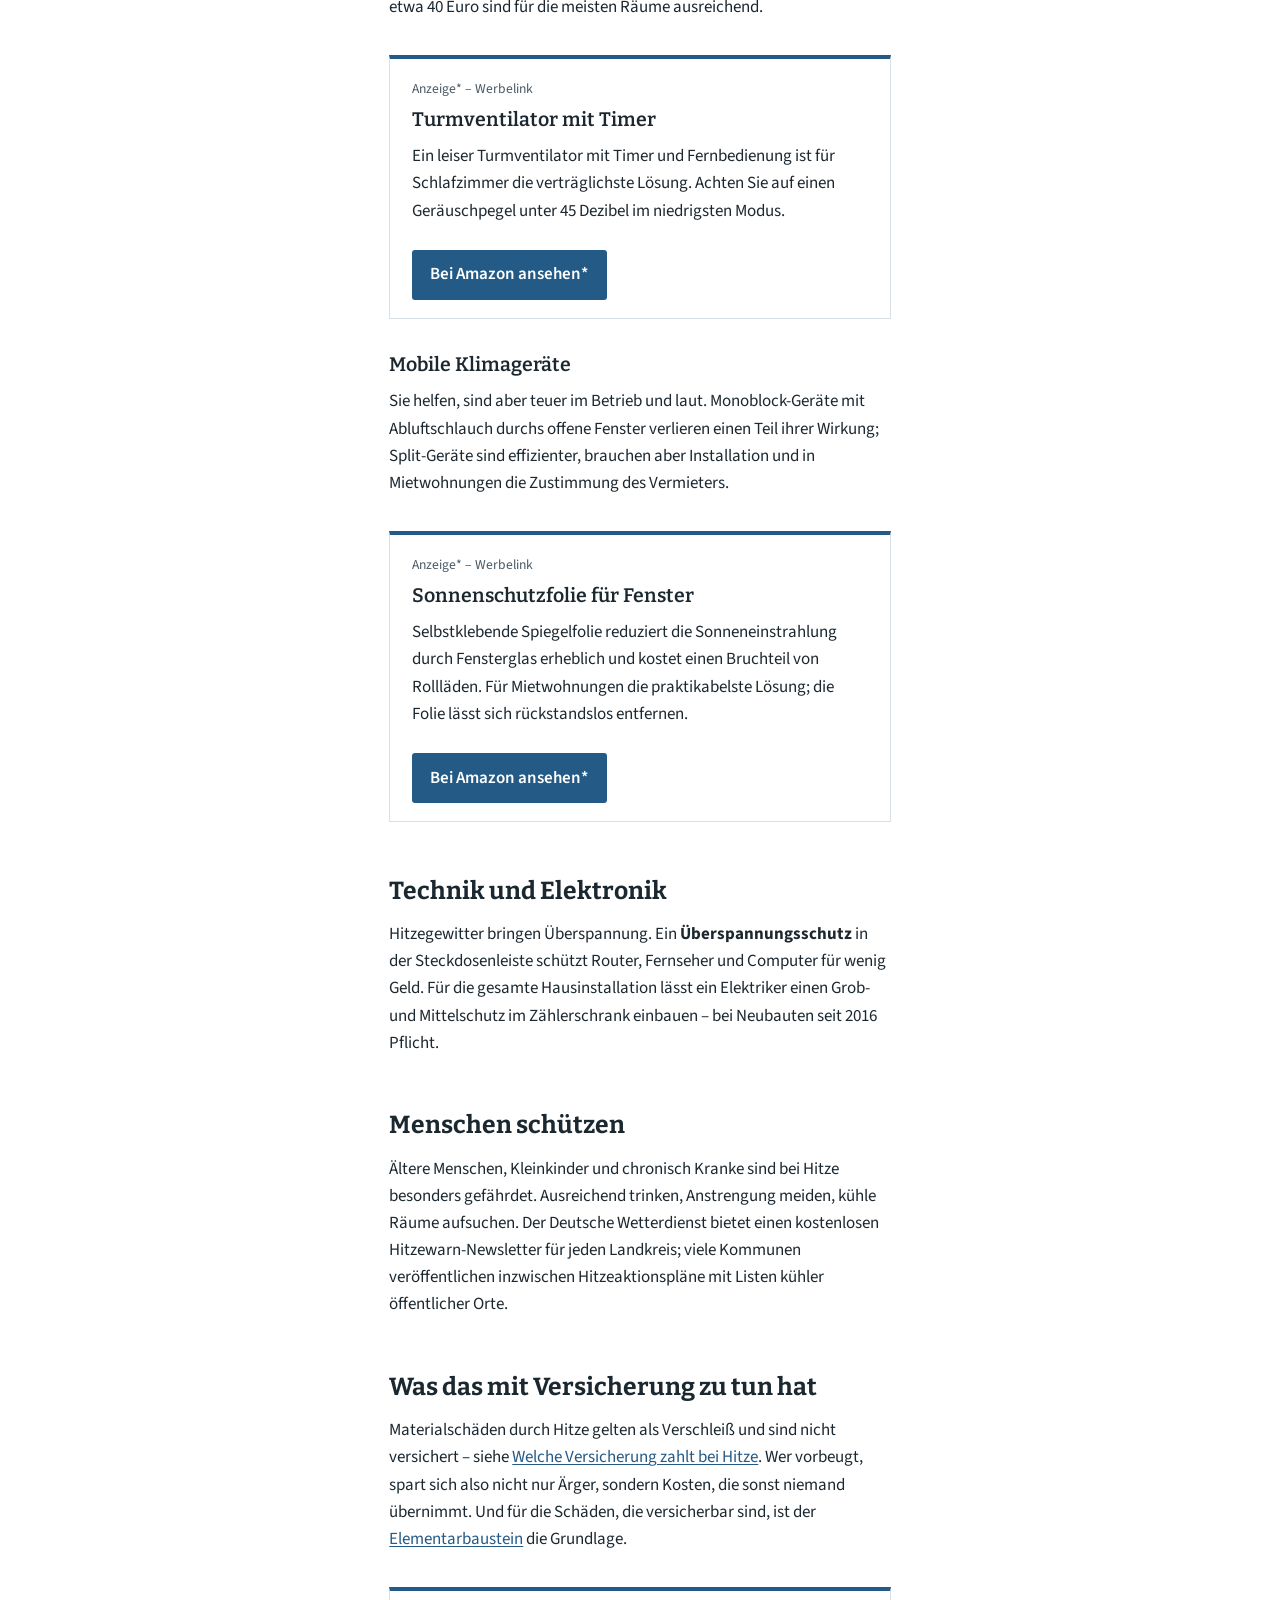
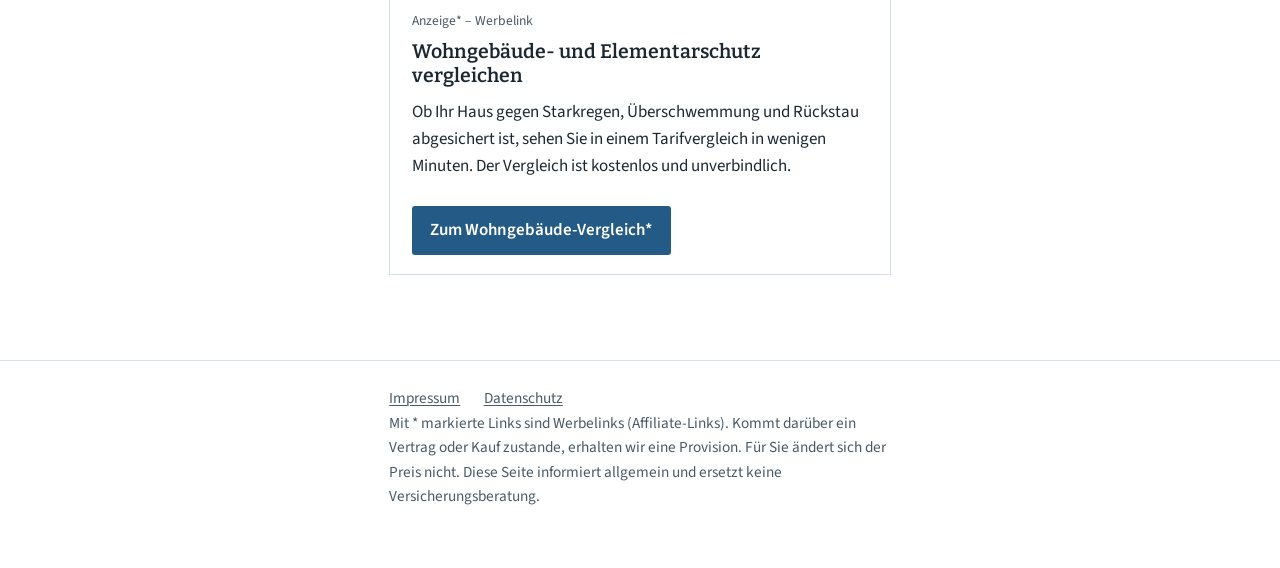
<file: ratgeber/hitzeschutz-zuhause.html>
<!DOCTYPE html>
<html lang="de">
<head>
<meta charset="utf-8">
<meta name="viewport" content="width=device-width, initial-scale=1">
<title>Hitzeschutz zuhause: Maßnahmen nach Wirkung und Kosten</title>
<meta name="description" content="Rückstauklappe, Sonnenschutz, Dämmung, Ventilator: Welche Hitzeschutz-Maßnahmen wirklich helfen, was sie kosten und welche Schäden sie verhindern, die keine Versicherung zahlt.">
<link rel="canonical" href="https://hitzeversicherung.de/ratgeber/hitzeschutz-zuhause.html">
<link rel="stylesheet" href="../style.css">
</head>
<body>
<header class="site"><div class="wrap">
  <a class="brand" href="../index.html">hitzeversicherung.de</a>
  <nav>
    <a href="../ratgeber/welche-versicherung-zahlt-bei-hitze.html">Wer zahlt?</a>
    <a href="../ratgeber/elementarschadenversicherung.html">Elementarschutz</a>
    <a href="../ratgeber/hitzeschutz-zuhause.html">Hitzeschutz</a>
  </nav>
</div></header>
<main><div class="wrap">

<h1>Hitzeschutz zuhause: Was wirklich hilft</h1>
<p class="meta">Ratgeber · Zuletzt aktualisiert: September 2026</p>
<p class="lead">Die teuersten Hitzeschäden sind die, die keine Versicherung übernimmt. Hier zählt Vorbeugung – sortiert nach dem, was pro Euro am meisten bringt.</p>

<h2>Gebäude schützen</h2>
<h3>Rückstauklappe einbauen</h3>
<p>Die wichtigste Einzelmaßnahme für alle mit Kelleranschluss. Sie verhindert, dass bei Starkregen Kanalwasser ins Haus drückt – und ist in vielen Elementartarifen Voraussetzung für die Leistung. Kosten: 300 bis 1.500 Euro inklusive Einbau. Jährlich prüfen.</p>
<h3>Regenrinnen und Abläufe frei halten</h3>
<p>Verstopfte Rinnen lassen Wasser bei Starkregen an der Fassade herunterlaufen. Kostet nichts außer zweimal im Jahr eine Leiter.</p>
<h3>Außenliegender Sonnenschutz</h3>
<p>Rollläden, Raffstores oder Markisen halten Hitze draußen, bevor sie durchs Glas kommt – innenliegende Vorhänge bringen nur einen Bruchteil. Für Dachfenster gibt es Außenrollos zum Nachrüsten. Kosten: 200 bis 1.000 Euro je Fenster.</p>
<h3>Dach und Dachgeschoss dämmen</h3>
<p>Dämmung hält nicht nur Wärme im Winter drinnen, sondern im Sommer draußen. Für ausgebaute Dachgeschosse oft der einzige Weg zu erträglichen Temperaturen. Förderung über die BEG-Programme der KfW und des BAFA möglich.</p>
<h3>Helle Dach- und Fassadenflächen</h3>
<p>Ein helles Dach heizt sich deutlich weniger auf als ein dunkles. Bei ohnehin anstehender Sanierung lohnt sich die Farbwahl.</p>

<h2>Wohnung kühlen</h2>
<h3>Richtig lüften</h3>
<p>Nachts und frühmorgens querlüften, tagsüber Fenster geschlossen und verdunkelt halten. Kostet nichts, wirkt spürbar.</p>
<h3>Ventilatoren</h3>
<p>Ein Ventilator kühlt die Luft nicht, aber den Körper – und verbraucht nur einen Bruchteil einer Klimaanlage. Stand- oder Turmventilatoren ab etwa 40 Euro sind für die meisten Räume ausreichend.</p>

<aside class="partner">
  <p class="hinweis">Anzeige* – Werbelink</p>
  <h3>Turmventilator mit Timer</h3>
  <p>Ein leiser Turmventilator mit Timer und Fernbedienung ist für Schlafzimmer die verträglichste Lösung. Achten Sie auf einen Geräuschpegel unter 45 Dezibel im niedrigsten Modus.</p>
  <a class="btn" href="AFFILIATE_LINK_VENTILATOR" rel="sponsored nofollow noopener" target="_blank">Bei Amazon ansehen*</a>
</aside>

<h3>Mobile Klimageräte</h3>
<p>Sie helfen, sind aber teuer im Betrieb und laut. Monoblock-Geräte mit Abluftschlauch durchs offene Fenster verlieren einen Teil ihrer Wirkung; Split-Geräte sind effizienter, brauchen aber Installation und in Mietwohnungen die Zustimmung des Vermieters.</p>

<aside class="partner">
  <p class="hinweis">Anzeige* – Werbelink</p>
  <h3>Sonnenschutzfolie für Fenster</h3>
  <p>Selbstklebende Spiegelfolie reduziert die Sonneneinstrahlung durch Fensterglas erheblich und kostet einen Bruchteil von Rollläden. Für Mietwohnungen die praktikabelste Lösung; die Folie lässt sich rückstandslos entfernen.</p>
  <a class="btn" href="AFFILIATE_LINK_SONNENSCHUTZFOLIE" rel="sponsored nofollow noopener" target="_blank">Bei Amazon ansehen*</a>
</aside>


<h2>Technik und Elektronik</h2>
<p>Hitzegewitter bringen Überspannung. Ein <strong>Überspannungsschutz</strong> in der Steckdosenleiste schützt Router, Fernseher und Computer für wenig Geld. Für die gesamte Hausinstallation lässt ein Elektriker einen Grob- und Mittelschutz im Zählerschrank einbauen – bei Neubauten seit 2016 Pflicht.</p>

<h2>Menschen schützen</h2>
<p>Ältere Menschen, Kleinkinder und chronisch Kranke sind bei Hitze besonders gefährdet. Ausreichend trinken, Anstrengung meiden, kühle Räume aufsuchen. Der Deutsche Wetterdienst bietet einen kostenlosen Hitzewarn-Newsletter für jeden Landkreis; viele Kommunen veröffentlichen inzwischen Hitzeaktionspläne mit Listen kühler öffentlicher Orte.</p>

<h2>Was das mit Versicherung zu tun hat</h2>
<p>Materialschäden durch Hitze gelten als Verschleiß und sind nicht versichert – siehe <a href="welche-versicherung-zahlt-bei-hitze.html">Welche Versicherung zahlt bei Hitze</a>. Wer vorbeugt, spart sich also nicht nur Ärger, sondern Kosten, die sonst niemand übernimmt. Und für die Schäden, die versicherbar sind, ist der <a href="elementarschadenversicherung.html">Elementarbaustein</a> die Grundlage.</p>

<aside class="partner">
  <p class="hinweis">Anzeige* – Werbelink</p>
  <h3>Wohngebäude- und Elementarschutz vergleichen</h3>
  <p>Ob Ihr Haus gegen Starkregen, Überschwemmung und Rückstau abgesichert ist, sehen Sie in einem Tarifvergleich in wenigen Minuten. Der Vergleich ist kostenlos und unverbindlich.</p>
  <a class="btn" href="AFFILIATE_LINK_WOHNGEBAEUDE" rel="sponsored nofollow noopener" target="_blank">Zum Wohngebäude-Vergleich*</a>
</aside>

</div></main>
<footer class="site"><div class="wrap">
  <a href="../impressum.html">Impressum</a>
  <a href="../datenschutz.html">Datenschutz</a>
  <p>Mit * markierte Links sind Werbelinks (Affiliate-Links). Kommt darüber ein Vertrag oder Kauf zustande, erhalten wir eine Provision. Für Sie ändert sich der Preis nicht. Diese Seite informiert allgemein und ersetzt keine Versicherungsberatung.</p>
</div></footer>
</body>
</html>
</file>
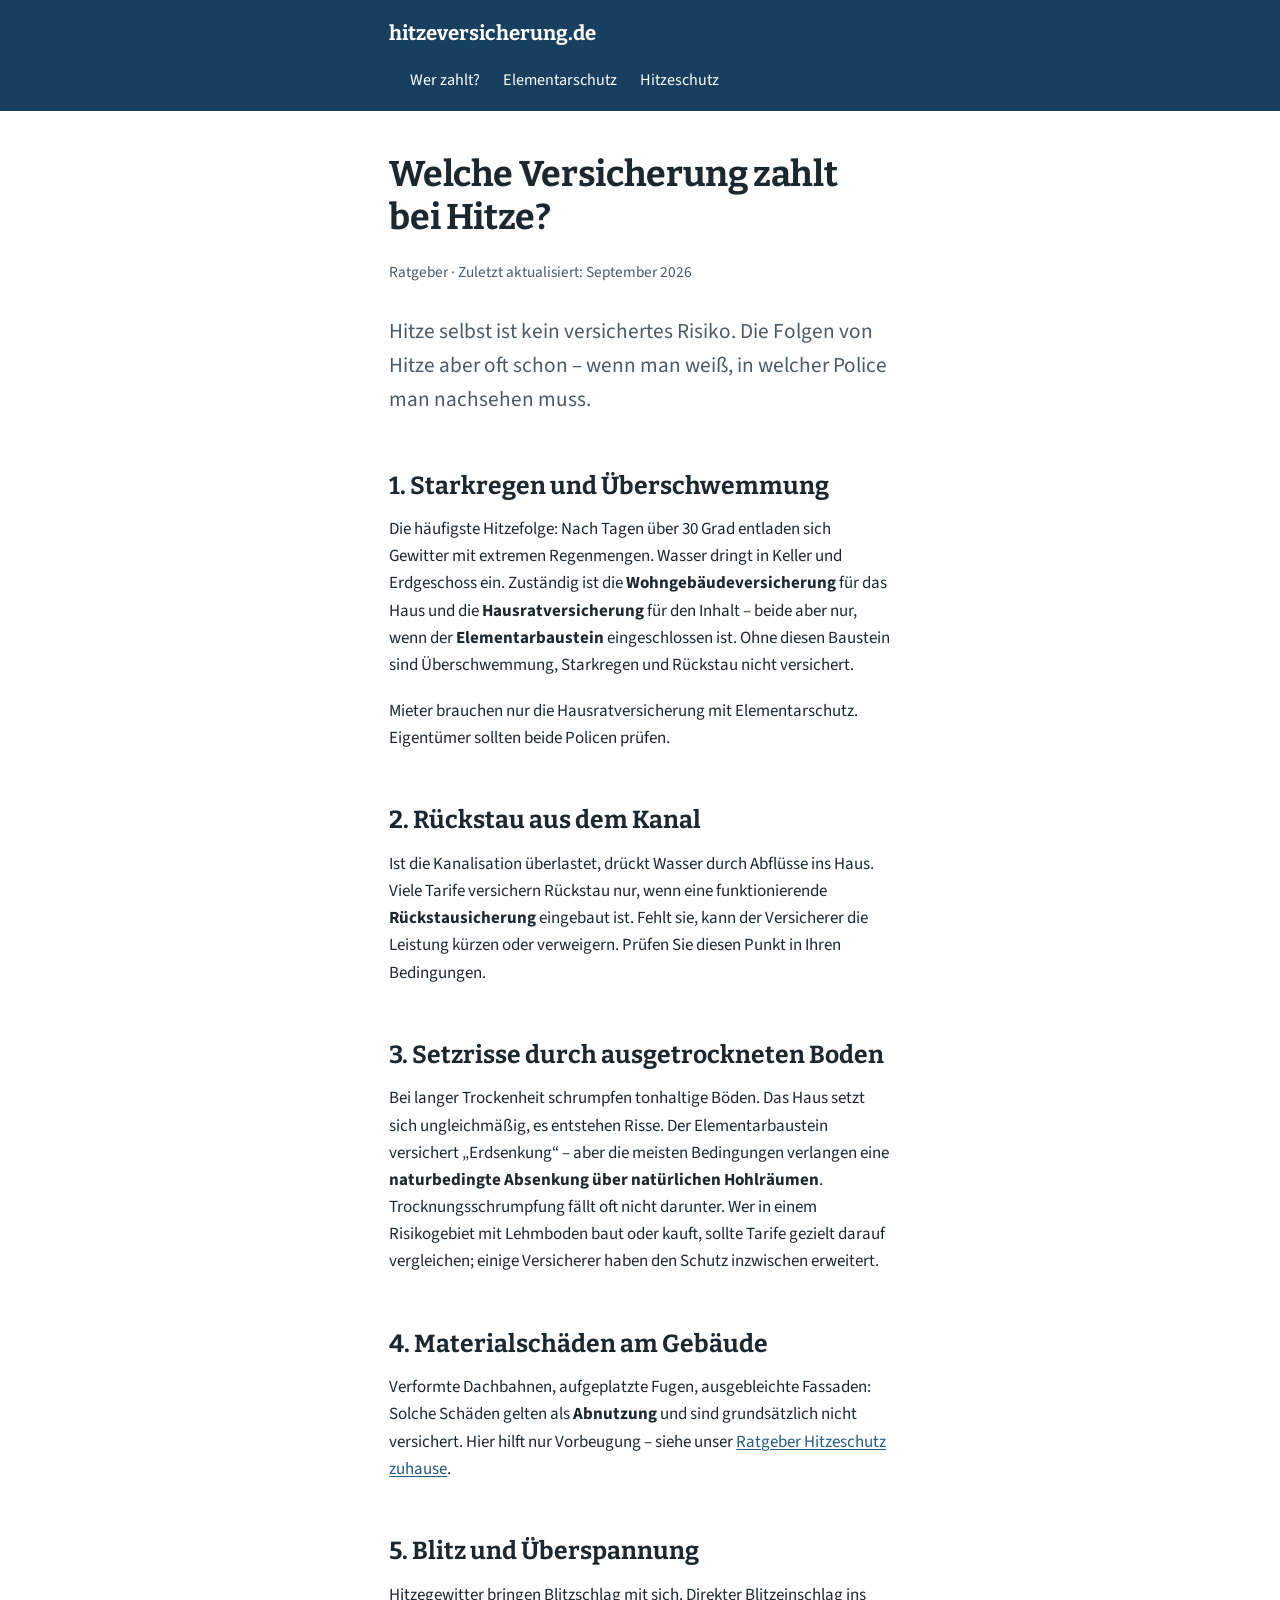
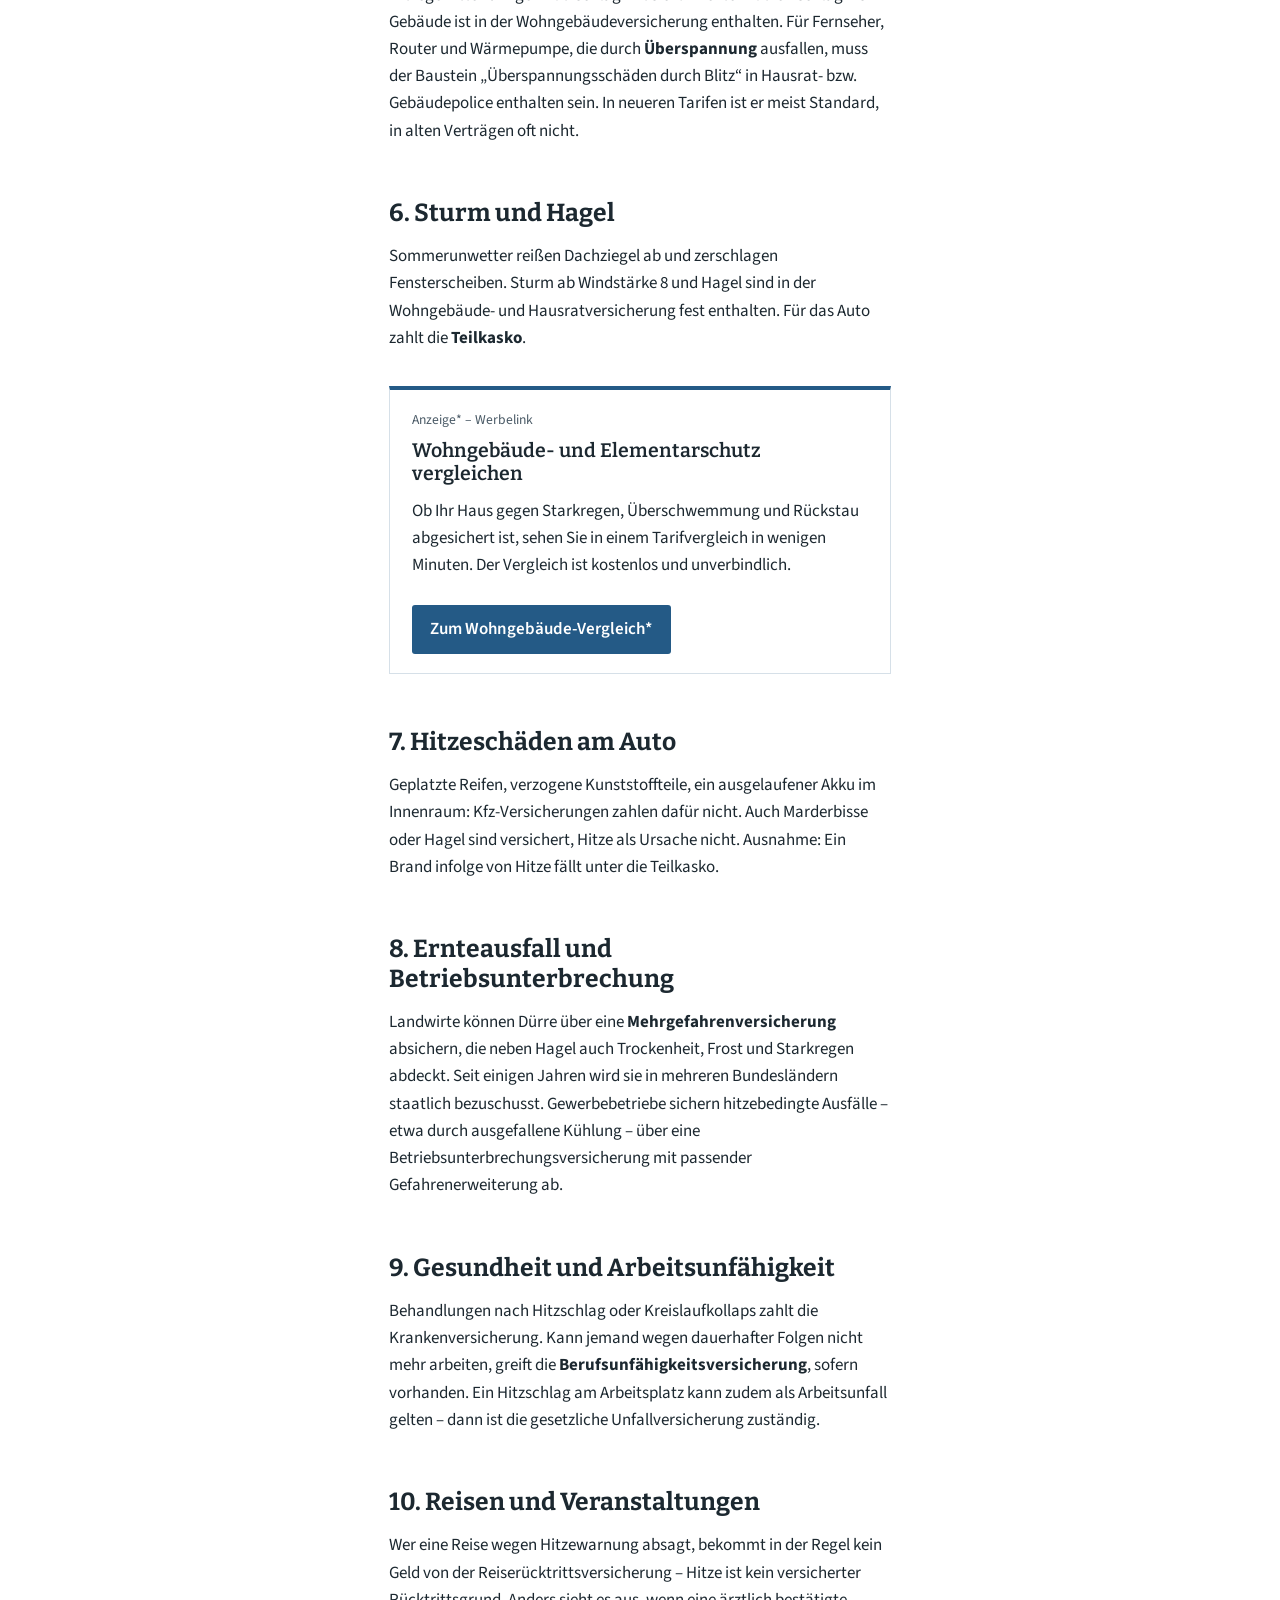
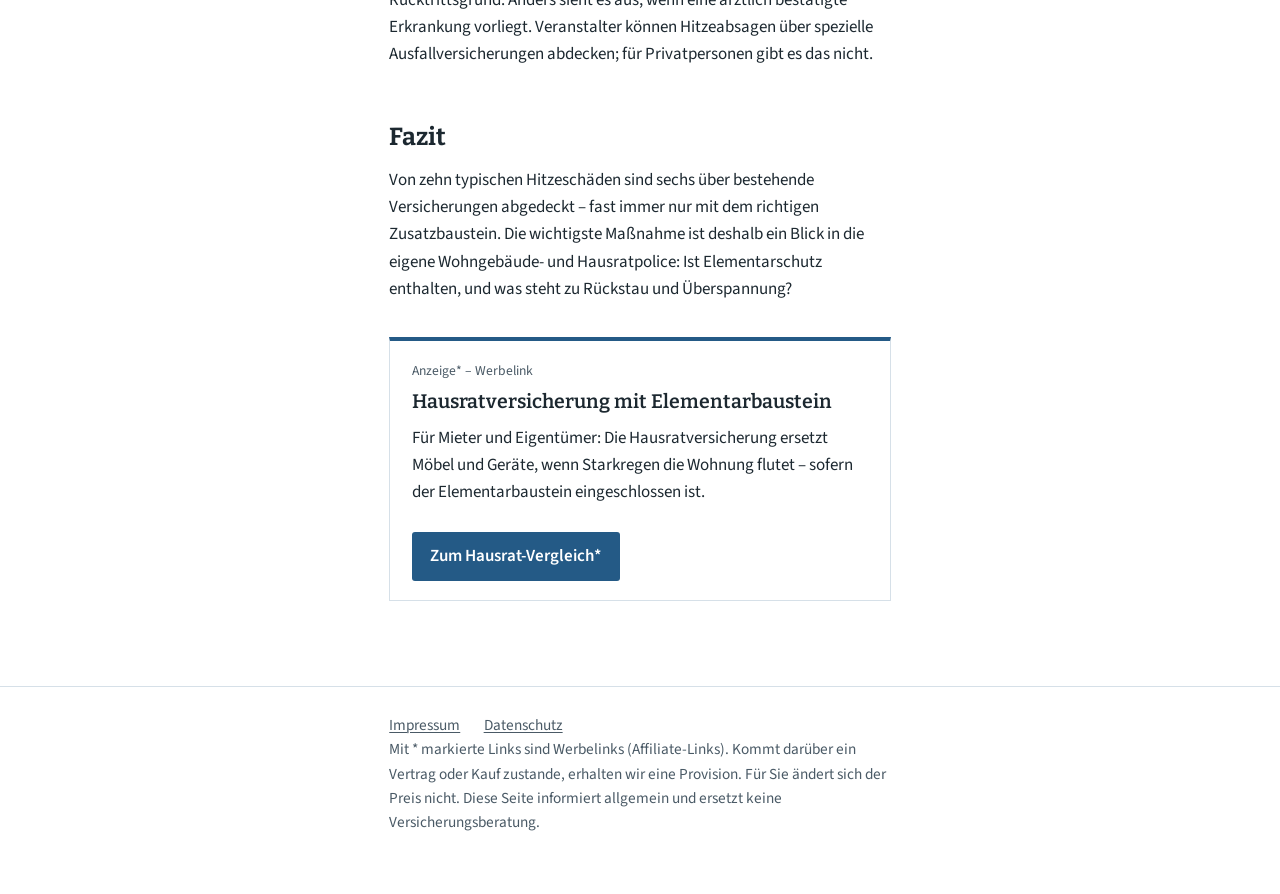
<file: ratgeber/welche-versicherung-zahlt-bei-hitze.html>
<!DOCTYPE html>
<html lang="de">
<head>
<meta charset="utf-8">
<meta name="viewport" content="width=device-width, initial-scale=1">
<title>Welche Versicherung zahlt bei Hitze? 10 Schadenfälle erklärt</title>
<meta name="description" content="Keller unter Wasser, Risse im Mauerwerk, Ernteausfall: Wir erklären für zehn typische Hitzeschäden, welche Versicherung zuständig ist und worauf es im Kleingedruckten ankommt.">
<link rel="canonical" href="https://hitzeversicherung.de/ratgeber/welche-versicherung-zahlt-bei-hitze.html">
<link rel="stylesheet" href="../style.css">
</head>
<body>
<header class="site"><div class="wrap">
  <a class="brand" href="../index.html">hitzeversicherung.de</a>
  <nav>
    <a href="../ratgeber/welche-versicherung-zahlt-bei-hitze.html">Wer zahlt?</a>
    <a href="../ratgeber/elementarschadenversicherung.html">Elementarschutz</a>
    <a href="../ratgeber/hitzeschutz-zuhause.html">Hitzeschutz</a>
  </nav>
</div></header>
<main><div class="wrap">

<h1>Welche Versicherung zahlt bei Hitze?</h1>
<p class="meta">Ratgeber · Zuletzt aktualisiert: September 2026</p>
<p class="lead">Hitze selbst ist kein versichertes Risiko. Die Folgen von Hitze aber oft schon – wenn man weiß, in welcher Police man nachsehen muss.</p>

<h2>1. Starkregen und Überschwemmung</h2>
<p>Die häufigste Hitzefolge: Nach Tagen über 30 Grad entladen sich Gewitter mit extremen Regenmengen. Wasser dringt in Keller und Erdgeschoss ein. Zuständig ist die <strong>Wohngebäudeversicherung</strong> für das Haus und die <strong>Hausratversicherung</strong> für den Inhalt – beide aber nur, wenn der <strong>Elementarbaustein</strong> eingeschlossen ist. Ohne diesen Baustein sind Überschwemmung, Starkregen und Rückstau nicht versichert.</p>
<p>Mieter brauchen nur die Hausratversicherung mit Elementarschutz. Eigentümer sollten beide Policen prüfen.</p>

<h2>2. Rückstau aus dem Kanal</h2>
<p>Ist die Kanalisation überlastet, drückt Wasser durch Abflüsse ins Haus. Viele Tarife versichern Rückstau nur, wenn eine funktionierende <strong>Rückstausicherung</strong> eingebaut ist. Fehlt sie, kann der Versicherer die Leistung kürzen oder verweigern. Prüfen Sie diesen Punkt in Ihren Bedingungen.</p>

<h2>3. Setzrisse durch ausgetrockneten Boden</h2>
<p>Bei langer Trockenheit schrumpfen tonhaltige Böden. Das Haus setzt sich ungleichmäßig, es entstehen Risse. Der Elementarbaustein versichert „Erdsenkung“ – aber die meisten Bedingungen verlangen eine <strong>naturbedingte Absenkung über natürlichen Hohlräumen</strong>. Trocknungsschrumpfung fällt oft nicht darunter. Wer in einem Risikogebiet mit Lehmboden baut oder kauft, sollte Tarife gezielt darauf vergleichen; einige Versicherer haben den Schutz inzwischen erweitert.</p>

<h2>4. Materialschäden am Gebäude</h2>
<p>Verformte Dachbahnen, aufgeplatzte Fugen, ausgebleichte Fassaden: Solche Schäden gelten als <strong>Abnutzung</strong> und sind grundsätzlich nicht versichert. Hier hilft nur Vorbeugung – siehe unser <a href="hitzeschutz-zuhause.html">Ratgeber Hitzeschutz zuhause</a>.</p>

<h2>5. Blitz und Überspannung</h2>
<p>Hitzegewitter bringen Blitzschlag mit sich. Direkter Blitzeinschlag ins Gebäude ist in der Wohngebäudeversicherung enthalten. Für Fernseher, Router und Wärmepumpe, die durch <strong>Überspannung</strong> ausfallen, muss der Baustein „Überspannungsschäden durch Blitz“ in Hausrat- bzw. Gebäudepolice enthalten sein. In neueren Tarifen ist er meist Standard, in alten Verträgen oft nicht.</p>

<h2>6. Sturm und Hagel</h2>
<p>Sommerunwetter reißen Dachziegel ab und zerschlagen Fensterscheiben. Sturm ab Windstärke 8 und Hagel sind in der Wohngebäude- und Hausratversicherung fest enthalten. Für das Auto zahlt die <strong>Teilkasko</strong>.</p>

<aside class="partner">
  <p class="hinweis">Anzeige* – Werbelink</p>
  <h3>Wohngebäude- und Elementarschutz vergleichen</h3>
  <p>Ob Ihr Haus gegen Starkregen, Überschwemmung und Rückstau abgesichert ist, sehen Sie in einem Tarifvergleich in wenigen Minuten. Der Vergleich ist kostenlos und unverbindlich.</p>
  <a class="btn" href="AFFILIATE_LINK_WOHNGEBAEUDE" rel="sponsored nofollow noopener" target="_blank">Zum Wohngebäude-Vergleich*</a>
</aside>

<h2>7. Hitzeschäden am Auto</h2>
<p>Geplatzte Reifen, verzogene Kunststoffteile, ein ausgelaufener Akku im Innenraum: Kfz-Versicherungen zahlen dafür nicht. Auch Marderbisse oder Hagel sind versichert, Hitze als Ursache nicht. Ausnahme: Ein Brand infolge von Hitze fällt unter die Teilkasko.</p>

<h2>8. Ernteausfall und Betriebsunterbrechung</h2>
<p>Landwirte können Dürre über eine <strong>Mehrgefahrenversicherung</strong> absichern, die neben Hagel auch Trockenheit, Frost und Starkregen abdeckt. Seit einigen Jahren wird sie in mehreren Bundesländern staatlich bezuschusst. Gewerbebetriebe sichern hitzebedingte Ausfälle – etwa durch ausgefallene Kühlung – über eine Betriebsunterbrechungsversicherung mit passender Gefahrenerweiterung ab.</p>

<h2>9. Gesundheit und Arbeitsunfähigkeit</h2>
<p>Behandlungen nach Hitzschlag oder Kreislaufkollaps zahlt die Krankenversicherung. Kann jemand wegen dauerhafter Folgen nicht mehr arbeiten, greift die <strong>Berufsunfähigkeitsversicherung</strong>, sofern vorhanden. Ein Hitzschlag am Arbeitsplatz kann zudem als Arbeitsunfall gelten – dann ist die gesetzliche Unfallversicherung zuständig.</p>

<h2>10. Reisen und Veranstaltungen</h2>
<p>Wer eine Reise wegen Hitzewarnung absagt, bekommt in der Regel kein Geld von der Reiserücktrittsversicherung – Hitze ist kein versicherter Rücktrittsgrund. Anders sieht es aus, wenn eine ärztlich bestätigte Erkrankung vorliegt. Veranstalter können Hitzeabsagen über spezielle Ausfallversicherungen abdecken; für Privatpersonen gibt es das nicht.</p>

<h2>Fazit</h2>
<p>Von zehn typischen Hitzeschäden sind sechs über bestehende Versicherungen abgedeckt – fast immer nur mit dem richtigen Zusatzbaustein. Die wichtigste Maßnahme ist deshalb ein Blick in die eigene Wohngebäude- und Hausratpolice: Ist Elementarschutz enthalten, und was steht zu Rückstau und Überspannung?</p>

<aside class="partner">
  <p class="hinweis">Anzeige* – Werbelink</p>
  <h3>Hausratversicherung mit Elementarbaustein</h3>
  <p>Für Mieter und Eigentümer: Die Hausratversicherung ersetzt Möbel und Geräte, wenn Starkregen die Wohnung flutet – sofern der Elementarbaustein eingeschlossen ist.</p>
  <a class="btn" href="AFFILIATE_LINK_HAUSRAT" rel="sponsored nofollow noopener" target="_blank">Zum Hausrat-Vergleich*</a>
</aside>

</div></main>
<footer class="site"><div class="wrap">
  <a href="../impressum.html">Impressum</a>
  <a href="../datenschutz.html">Datenschutz</a>
  <p>Mit * markierte Links sind Werbelinks (Affiliate-Links). Kommt darüber ein Vertrag oder Kauf zustande, erhalten wir eine Provision. Für Sie ändert sich der Preis nicht. Diese Seite informiert allgemein und ersetzt keine Versicherungsberatung.</p>
</div></footer>
</body>
</html>
</file>
<file: style.css>
/* hitzeversicherung.de – Stylesheet */
@import url('https://fonts.googleapis.com/css2?family=Bitter:wght@500;700&family=Source+Sans+3:ital,wght@0,400;0,600;1,400&display=swap');

:root{
  --paper:#ffffff;
  --ink:#1c2830;
  --ink-soft:#4a5a66;
  --sky:#e6f0f8;
  --sea:#245a86;
  --sea-deep:#183f60;
  --heat:#c4471c;
  --rule:#d6e0e8;
  --max:68ch;
}
*{box-sizing:border-box}
html{font-size:17px}
body{
  margin:0;background:var(--paper);color:var(--ink);
  font-family:'Source Sans 3',system-ui,-apple-system,Segoe UI,Roboto,sans-serif;
  line-height:1.6;
}
h1,h2,h3{font-family:'Bitter',Georgia,'Times New Roman',serif;line-height:1.2;color:var(--ink);margin:0 0 .6em}
h1{font-size:2.1rem;font-weight:700;letter-spacing:-.01em}
h2{font-size:1.45rem;font-weight:700;margin-top:2.2em}
h3{font-size:1.15rem;font-weight:600;margin-top:1.6em}
p,ul,ol,table{margin:0 0 1.1em}
a{color:var(--sea);text-decoration-thickness:1px;text-underline-offset:2px}
a:hover{color:var(--sea-deep)}
a:focus-visible,button:focus-visible{outline:3px solid var(--heat);outline-offset:2px}

/* layout */
.wrap{max-width:var(--max);margin:0 auto;padding:0 1.25rem}
header.site{background:var(--sea-deep);color:#fff;padding:1rem 0}
header.site .wrap{display:flex;justify-content:space-between;align-items:baseline;gap:1rem;flex-wrap:wrap}
header.site a{color:#fff;text-decoration:none}
header.site .brand{font-family:'Bitter',serif;font-weight:700;font-size:1.2rem}
header.site nav a{margin-left:1.2rem;font-size:.95rem;border-bottom:1px solid transparent}
header.site nav a:hover{border-bottom-color:#fff}
main{padding:2.5rem 0 3rem}
footer.site{border-top:1px solid var(--rule);padding:1.5rem 0 2.5rem;color:var(--ink-soft);font-size:.9rem}
footer.site a{color:var(--ink-soft);margin-right:1.2rem}

/* hero on start page */
.lead{font-size:1.25rem;color:var(--ink-soft);margin-bottom:1.6rem}
.antwort{
  border-left:6px solid var(--heat);background:var(--sky);
  padding:1rem 1.25rem;margin:1.8rem 0 2.2rem;
}
.antwort p{margin:0}
.antwort strong{font-family:'Bitter',serif}

/* the payer table – the one memorable element */
table.zahlt{width:100%;border-collapse:collapse;font-size:.97rem}
table.zahlt th,table.zahlt td{text-align:left;padding:.7rem .6rem;border-bottom:1px solid var(--rule);vertical-align:top}
table.zahlt th{font-family:'Bitter',serif;font-weight:600;background:var(--sky)}
table.zahlt td:first-child{font-weight:600;width:38%}
.ja{color:#1d6b3a;font-weight:600}
.nein{color:var(--heat);font-weight:600}
.teils{color:#8a5a00;font-weight:600}
.scroll{overflow-x:auto}

/* affiliate boxes */
.partner{
  border:1px solid var(--rule);border-top:4px solid var(--sea);
  padding:1.1rem 1.25rem;margin:2rem 0;
}
.partner .hinweis{font-size:.8rem;color:var(--ink-soft);margin:0 0 .5rem}
.partner h3{margin-top:0}
.partner p:last-child{margin-bottom:0}
.btn{
  display:inline-block;background:var(--sea);color:#fff;text-decoration:none;
  padding:.65rem 1.1rem;font-weight:600;border-radius:3px;margin-top:.4rem;
}
.btn:hover{background:var(--sea-deep);color:#fff}

/* article list */
.artikel{list-style:none;padding:0}
.artikel li{padding:1rem 0;border-bottom:1px solid var(--rule)}
.artikel li a{font-family:'Bitter',serif;font-weight:600;font-size:1.1rem;text-decoration:none}
.artikel li p{margin:.3rem 0 0;color:var(--ink-soft)}
.meta{color:var(--ink-soft);font-size:.9rem;margin-bottom:1.8rem}

@media (max-width:600px){
  html{font-size:16px}
  h1{font-size:1.7rem}
  header.site nav a{margin-left:0;margin-right:1rem}
}
@media (prefers-reduced-motion:reduce){*{transition:none!important}}
</file>
